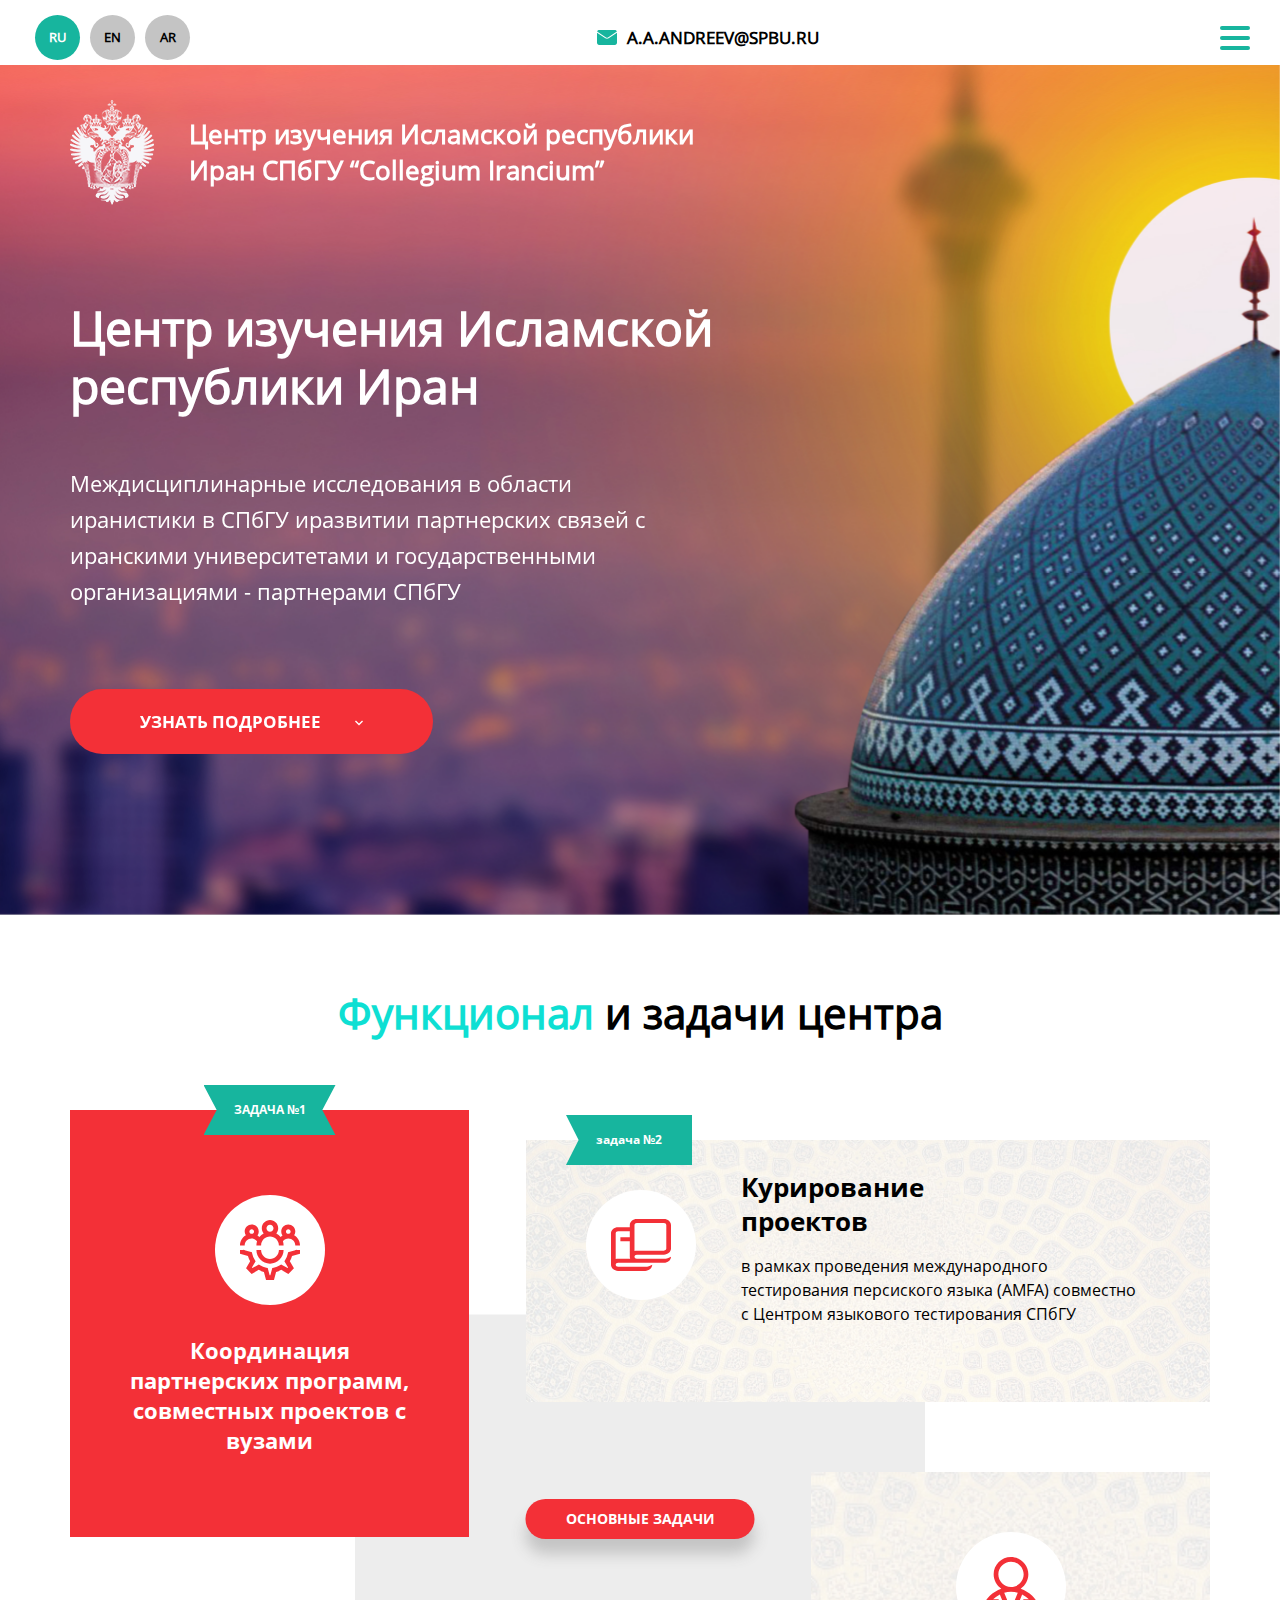
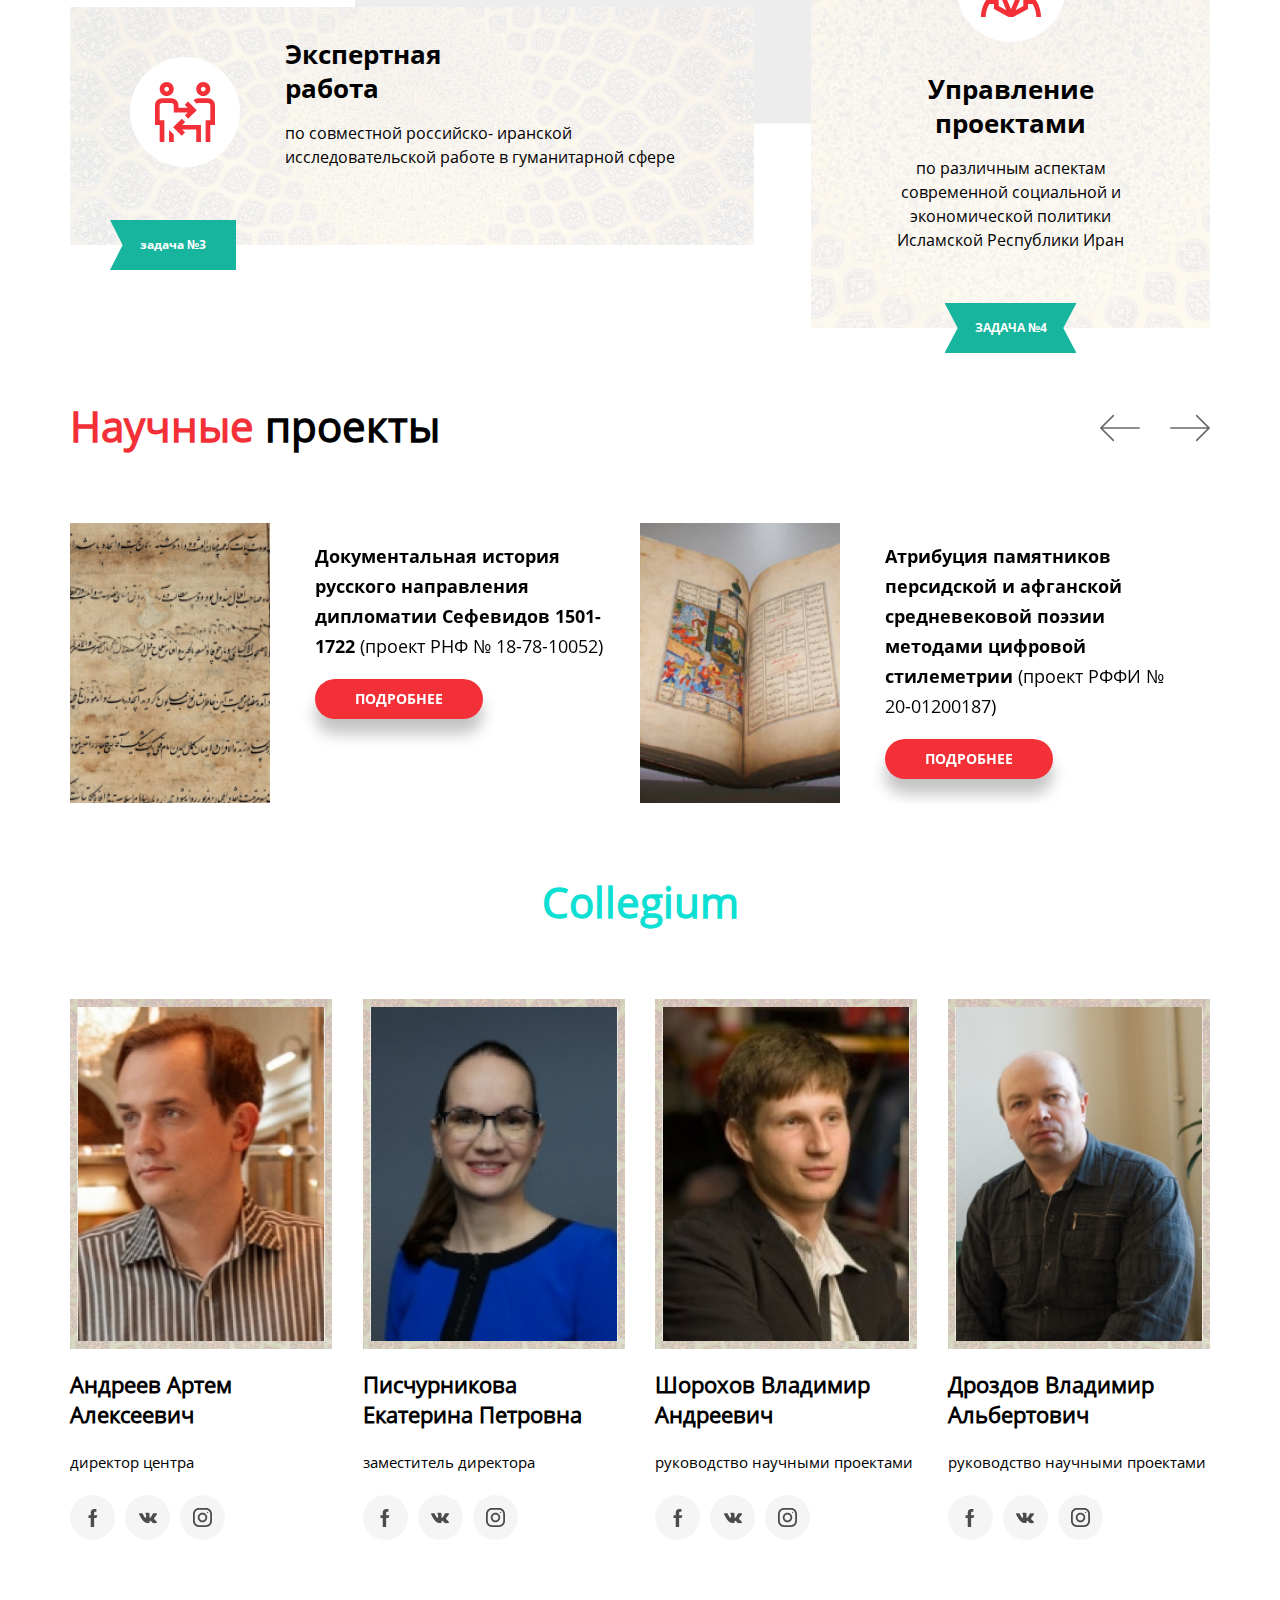
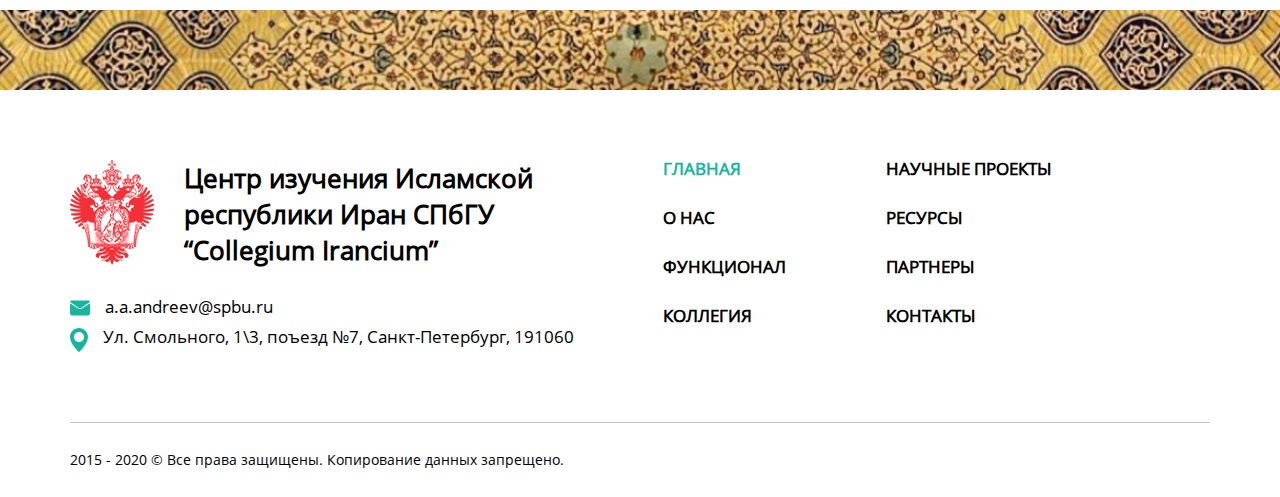
<file: index.html>
<!DOCTYPE HTML>
<html lang="ru">
<head>
    <meta charset="utf-8">
    <title>Центр изучения Исламской республики Иран</title>
    <meta content="" name="description"/>
    <meta content="" name="keywords">
    <meta content="width=device-width, initial-scale=1.0" name="viewport">
    <meta content="telephone=no" name="format-detection">
    <meta content="IE=edge" http-equiv="X-UA-Compatible">

    <link href="css/slick.css" rel="stylesheet">
    <link href="css/style.css" rel="stylesheet">

    <link href="#" rel="shortcut icon">
    <meta content="petersburg-studio.com" name="author">
</head>
<body>

<header>
    <div class="wrapper_fullHD">
        <div class="header">
            <nav class="header__nav">
                <ul>
                    <li class="header__nav__item header__nav__item_active"><a href="#">О нас</a></li>
                    <li class="header__nav__item"><a href="#">Функционал</a></li>
                    <li class="header__nav__item"><a href="#">коллегия</a></li>
                    <li class="header__nav__item"><a href="#">научные проекты</a></li>
                    <li class="header__nav__item"><a href="#">ресурсы</a></li>
                    <li class="header__nav__item"><a href="#">партнеры</a></li>
                    <li class="header__nav__item"><a href="#">контакты</a></li>
                </ul>
            </nav>
            <div class="header__lang">
                <ul>
                    <li class="header__lang header__lang_active"><a href="#">RU</a></li>
                    <li class="header__lang"><a href="#">EN</a></li>
                    <li class="header__lang"><a href="#">AR</a></li>
                </ul>
            </div>
            <div class="header__contacts">
                <img src="images/icon/mail.svg" alt="mail">
                <a href="#">a.a.andreev@spbu.ru</a>
            </div>

            <div class="header__hamburger">
                <a class="adaptive-menu-toggle" href="#">
                <span class="menu-toggle-inner">
                    <span class="menu-toggle-line menu-toggle-line--1"></span>
                    <span class="menu-toggle-line menu-toggle-line--2"></span>
                    <span class="menu-toggle-line menu-toggle-line--3"></span>
                    <span class="menu-toggle-line menu-toggle-line--4"></span>
                    <span class="menu-toggle-line menu-toggle-line--5"></span>
                </span>
                </a>
            </div>
            <nav class="headerNav_adaptive">
                <ul class="headerNav__items_adaptive">
                    <li class="header__nav__item header__nav__item_active"><a href="#">О нас</a></li>
                    <li class="header__nav__item"><a href="#">Функционал</a></li>
                    <li class="header__nav__item"><a href="#">коллегия</a></li>
                    <li class="header__nav__item"><a href="#">научные проекты</a></li>
                    <li class="header__nav__item"><a href="#">ресурсы</a></li>
                    <li class="header__nav__item"><a href="#">партнеры</a></li>
                    <li class="header__nav__item"><a href="#">контакты</a></li>
                </ul>
                <div class="header__contacts">
                    <img src="images/icon/mail.svg" alt="mail">
                    <a href="#">a.a.andreev@spbu.ru</a>
                </div>
                <div class="header__lang">
                    <ul>
                        <li class="header__lang header__lang_active"><a href="#">RU</a></li>
                        <li class="header__lang"><a href="#">EN</a></li>
                        <li class="header__lang"><a href="#">AR</a></li>
                    </ul>
                </div>
            </nav>
        </div>
    </div>
</header>

<section class="s_firstScreen">
    <div class="wrapper_fullHD">
        <div class="firstScreen">
            <div class="firstScreen__slider">
                <img src="images/main/bg-1.jpg" alt="slide">
                <img src="images/main/bg-2.jpg" alt="slide">
                <img src="images/main/bg-3.jpg" alt="slide">
                <img src="images/main/bg-4.jpg" alt="slide">
            </div>

            <div class="wrapper">
                <div class="firstScreen__content">
                    <div class="firstScreen__content__name">
                        <img src="images/icon/eagle.png" alt="logo">
                        <p>Центр изучения Исламской республики
                            Иран СПбГУ “Collegium Irancium”</p>
                    </div>
                    <h1>Центр изучения Исламской республики Иран</h1>
                    <p class="firstScreen__content__desc">Междисциплинарные исследования в области иранистики в СПбГУ
                        иразвитии партнерских связей с иранскими университетами и государственными организациями -
                        партнерами СПбГУ</p>
                    <a class="btn btn_red btn_slider">узнать подробнее <img src="images/icon/arrow-white.svg"
                                                                            alt="arrow"></a>
                </div>
            </div>
        </div>
    </div>
</section>

<section class="s_functions">
    <div class="wrapper">
        <div class="functions">
            <h2 class="innerTitle"><span>Функционал</span> и задачи центра</h2>
            <div class="functions__task">
                <div class="functions__task_small first">
                    <div class="functions__task__number">
                        задача №1
                    </div>
                    <div class="functions__task__img">
                        <img src="images/icon/settings.svg" alt="icon">
                    </div>
                    <p>Координация партнерских программ, совместных проектов с вузами</p>
                </div>
                <div class="functions__task_big second">
                    <div class="functions__task__number">
                        задача №2
                    </div>
                    <div class="functions__task__img">
                        <img src="images/icon/books.svg" alt="icon">
                    </div>
                    <div class="functions__task__content">
                        <h3>Курирование <br/> проектов</h3>
                        <p>в рамках проведения международного тестирования персиского языка (AMFA) совместно с Центром
                            языкового тестирования СПбГУ</p>
                    </div>
                </div>
                <div class="functions__task_small fourth">
                    <div class="functions__task__number">
                        задача №4
                    </div>
                    <div class="functions__task__img">
                        <img src="images/icon/man.svg" alt="icon">
                    </div>
                    <div class="functions__task__content">
                        <h3>Управление <br/> проектами</h3>
                        <p>по различным аспектам современной социальной и экономической политики Исламской Республики
                            Иран</p>
                    </div>
                </div>
                <div class="functions__task_big third">
                    <div class="functions__task__number">
                        задача №3
                    </div>
                    <div class="functions__task__img">
                        <img src="images/icon/people.svg" alt="icon">
                    </div>
                    <div class="functions__task__content">
                        <h3>Экспертная <br/> работа</h3>
                        <p>по совместной российско- иранской исследовательской работе в гуманитарной сфере</p>
                    </div>
                </div>
                <div class="clearfix"></div>
                <div class="functions__task__bg">
                </div>
                <a class="btn btn_red functions__task__btn" href="#">основные задачи</a>
            </div>
        </div>
    </div>
</section>

<section class="s_projects">
    <div class="wrapper">
        <div class="projects">
            <h2 class="innerTitle"><span>Научные</span> проекты</h2>
            <div class="projects__slider">
                <div class="project">
                    <img src="images/main/project-1.jpg" alt="photo">
                    <div class="project__content">
                        <p><span>Документальная история русского направления дипломатии Сефевидов 1501-1722</span>
                            (проект РНФ № 18-78-10052)</p>
                        <a href="#" class="btn btn_red">подробнее</a>
                    </div>
                </div>
                <div class="project">
                    <img src="images/main/project-2.jpg" alt="photo">
                    <div class="project__content">
                        <p><span>Атрибуция памятников персидской и афганской средневековой поэзии методами цифровой стилеметрии</span>
                            (проект РФФИ № 20-01200187)</p>
                        <a href="#" class="btn btn_red">подробнее</a>
                    </div>
                </div>

                <div class="project">
                    <img src="images/main/project-1.jpg" alt="photo">
                    <div class="project__content">
                        <p><span>Документальная история русского направления дипломатии Сефевидов 1501-1722</span>
                            (проект РНФ № 18-78-10052)</p>
                        <a href="#" class="btn btn_red">подробнее</a>
                    </div>
                </div>
                <div class="project">
                    <img src="images/main/project-2.jpg" alt="photo">
                    <div class="project__content">
                        <p><span>Атрибуция памятников персидской и афганской средневековой поэзии методами цифровой стилеметрии</span>
                            (проект РФФИ № 20-01200187)</p>
                        <a href="#" class="btn btn_red">подробнее</a>
                    </div>
                </div>
            </div>
        </div>
    </div>
</section>

<section class="s_collegium">
    <div class="wrapper">
        <div class="collegium">
            <div class="innerTitle"><span>Collegium</span></div>
            <div class="collegium__people">
                <div class="collegium__people__man">
                    <div class="collegium__people__man__photo">
                        <img src="images/main/andreev.jpg" alt="photo">
                    </div>
                    <a href="#" class="collegium__people__man__name">Андреев Артем Алексеевич</a>
                    <p>директор центра</p>
                    <div class="collegium__people__man__social">
                        <ul>
                            <li>
                                <a href="#">
                                    <img src="images/icon/face.svg" alt="social icon">
                                    <img src="images/icon/face-white.svg" alt="social icon">
                                </a>
                            </li>
                            <li>
                                <a href="#">
                                    <img src="images/icon/vk.svg" alt="social icon">
                                    <img src="images/icon/vk-white.svg" alt="social icon">
                                </a>
                            </li>
                            <li>
                                <a href="#">
                                    <img src="images/icon/insta.svg" alt="social icon">
                                    <img src="images/icon/insta-white.svg" alt="social icon">
                                </a>
                            </li>
                        </ul>
                    </div>
                </div>
                <div class="collegium__people__man">
                    <div class="collegium__people__man__photo">
                        <img src="images/main/pischurnikova.jpg" alt="photo">
                    </div>
                    <a href="#" class="collegium__people__man__name">Писчурникова Екатерина Петровна</a>
                    <p>заместитель директора</p>
                    <div class="collegium__people__man__social">
                        <ul>
                            <li>
                                <a href="#">
                                    <img src="images/icon/face.svg" alt="social icon">
                                    <img src="images/icon/face-white.svg" alt="social icon">
                                </a>
                            </li>
                            <li>
                                <a href="#">
                                    <img src="images/icon/vk.svg" alt="social icon">
                                    <img src="images/icon/vk-white.svg" alt="social icon">
                                </a>
                            </li>
                            <li>
                                <a href="#">
                                    <img src="images/icon/insta.svg" alt="social icon">
                                    <img src="images/icon/insta-white.svg" alt="social icon">
                                </a>
                            </li>
                        </ul>
                    </div>
                </div>
                <div class="collegium__people__man">
                    <div class="collegium__people__man__photo">
                        <img src="images/main/shorohov.jpg" alt="photo">
                    </div>
                    <a href="#" class="collegium__people__man__name">Шорохов Владимир Андреевич</a>
                    <p>руководство научными проектами</p>
                    <div class="collegium__people__man__social">
                        <ul>
                            <li>
                                <a href="#">
                                    <img src="images/icon/face.svg" alt="social icon">
                                    <img src="images/icon/face-white.svg" alt="social icon">
                                </a>
                            </li>
                            <li>
                                <a href="#">
                                    <img src="images/icon/vk.svg" alt="social icon">
                                    <img src="images/icon/vk-white.svg" alt="social icon">
                                </a>
                            </li>
                            <li>
                                <a href="#">
                                    <img src="images/icon/insta.svg" alt="social icon">
                                    <img src="images/icon/insta-white.svg" alt="social icon">
                                </a>
                            </li>
                        </ul>
                    </div>
                </div>
                <div class="collegium__people__man">
                    <div class="collegium__people__man__photo">
                        <img src="images/main/drozdov.jpg" alt="photo">
                    </div>
                    <a href="#" class="collegium__people__man__name">Дроздов Владимир Альбертович</a>
                    <p>руководство научными проектами</p>
                    <div class="collegium__people__man__social">
                        <ul>
                            <li>
                                <a href="#">
                                    <img src="images/icon/face.svg" alt="social icon">
                                    <img src="images/icon/face-white.svg" alt="social icon">
                                </a>
                            </li>
                            <li>
                                <a href="#">
                                    <img src="images/icon/vk.svg" alt="social icon">
                                    <img src="images/icon/vk-white.svg" alt="social icon">
                                </a>
                            </li>
                            <li>
                                <a href="#">
                                    <img src="images/icon/insta.svg" alt="social icon">
                                    <img src="images/icon/insta-white.svg" alt="social icon">
                                </a>
                            </li>
                        </ul>
                    </div>
                </div>
            </div>
        </div>
    </div>
</section>

<section class="s_pattern">
    <div class="wrapper_fullHD">
        <div class="pattern">
            <img src="images/pattern.jpg" alt="pattern">
        </div>
    </div>
</section>

<footer>
    <div class="wrapper">
        <div class="footer">
            <div class="footer_top">
                <div class="footer_half">
                    <div class="footer_half_top">
                        <img src="images/icon/eagle-red.png" alt="logo">
                        <p>Центр изучения Исламской республики Иран СПбГУ “Collegium Irancium”</p>
                    </div>
                    <ul class="footer_half__contacts">
                        <li>
                            <a href="#"><img src="images/icon/mail.svg" alt="icon">a.a.andreev@spbu.ru</a>
                        </li>
                        <li>
                            <img src="images/icon/geo.svg" alt="icon">
                            Ул. Смольного, 1\3, поъезд №7, Санкт-Петербург, 191060
                        </li>
                    </ul>
                </div>
                <div class="footer_half">
                    <nav class="footer__nav">
                        <ul>
                            <li class="footer__nav__item footer__nav__item_active"><a href="#">главная</a></li>
                            <li class="footer__nav__item"><a href="#">О нас</a></li>
                            <li class="footer__nav__item"><a href="#">Функционал</a></li>
                            <li class="footer__nav__item"><a href="#">коллегия</a></li>
                        </ul>
                    </nav>
                    <nav class="footer__nav">
                        <ul>
                            <li class="footer__nav__item"><a href="#">научные проекты</a></li>
                            <li class="footer__nav__item"><a href="#">ресурсы</a></li>
                            <li class="footer__nav__item"><a href="#">партнеры</a></li>
                            <li class="footer__nav__item"><a href="#">контакты</a></li>
                        </ul>
                    </nav>
                </div>
            </div>
            <hr/>
            <div class="footer__copyright">
                <p>2015 - 2020 © Все права защищены. Копирование данных запрещено.</p>
            </div>
        </div>
    </div>
</footer>

<script src="js/jquery-3.4.1.min.js" type="text/javascript"></script>
<script src="js/slick.min.js" type="text/javascript"></script>
<script src="js/scripts.js" type="text/javascript"></script>

</body>
</file>
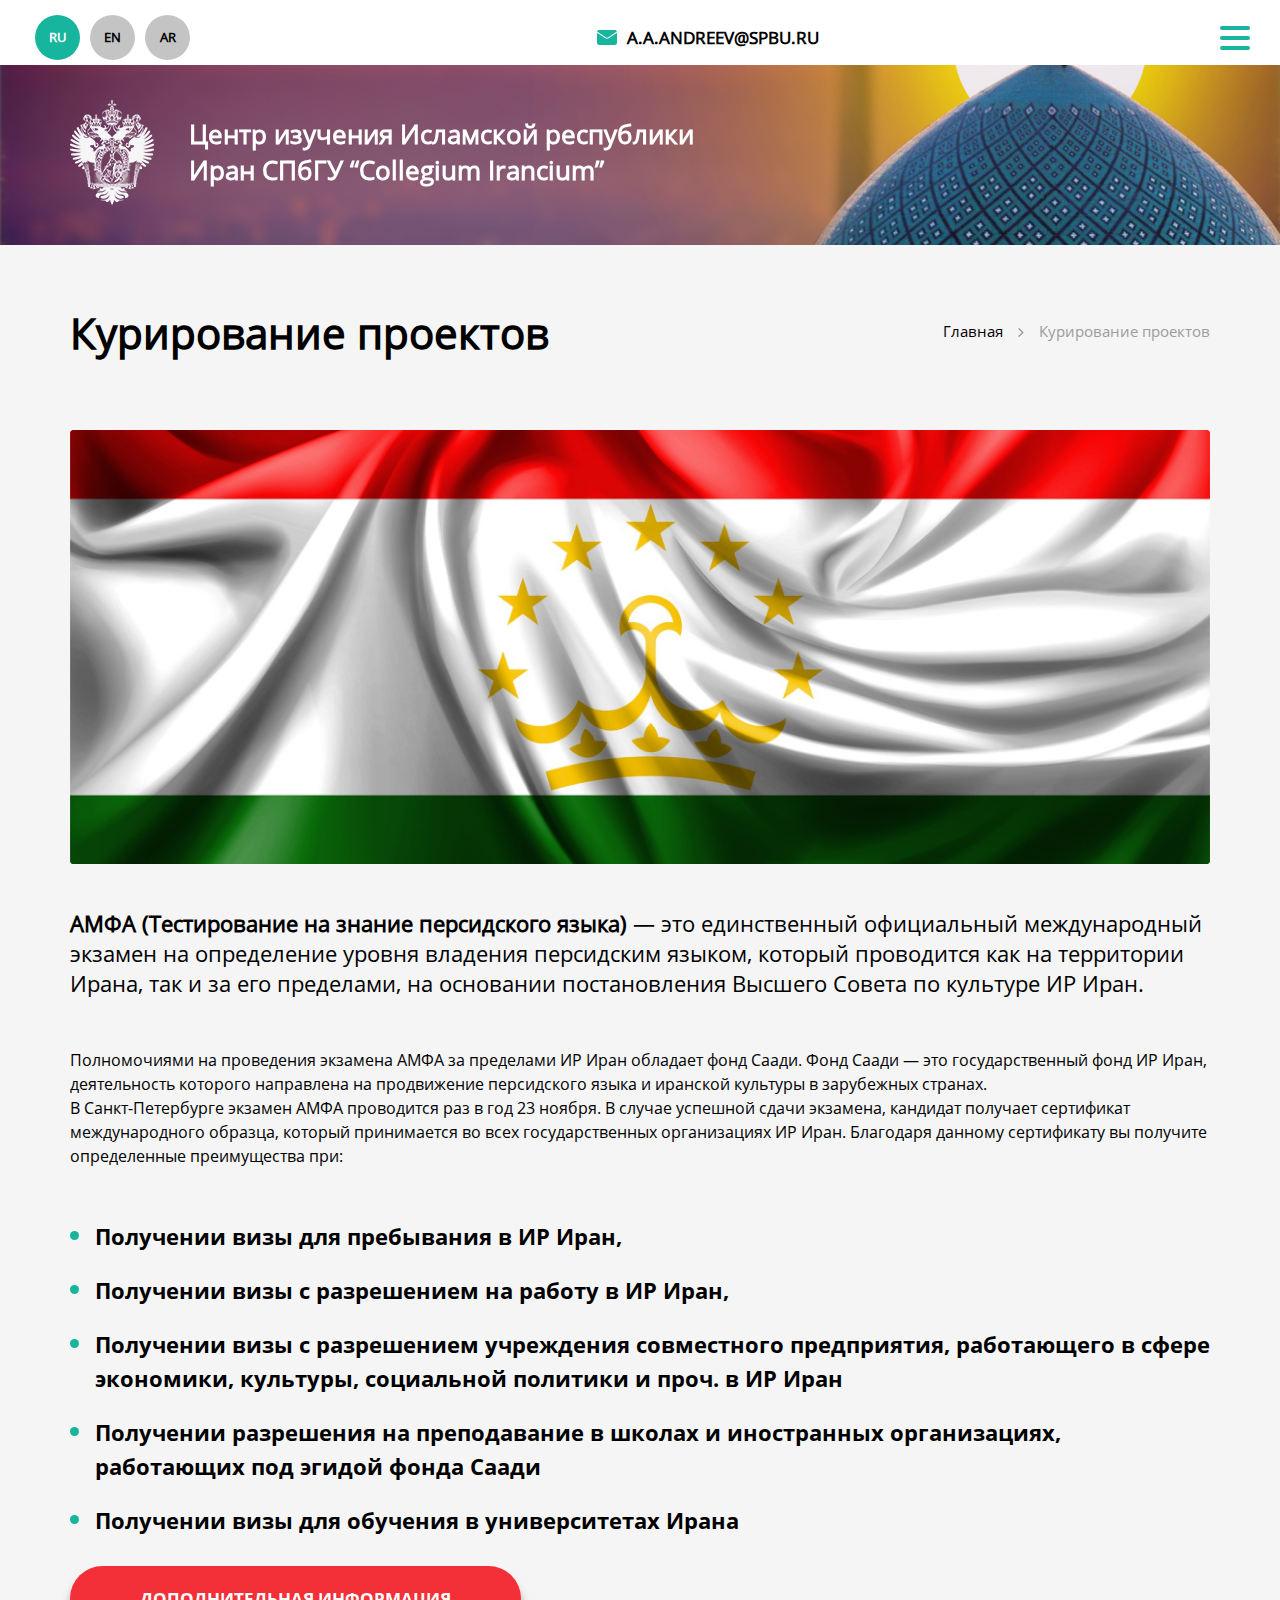
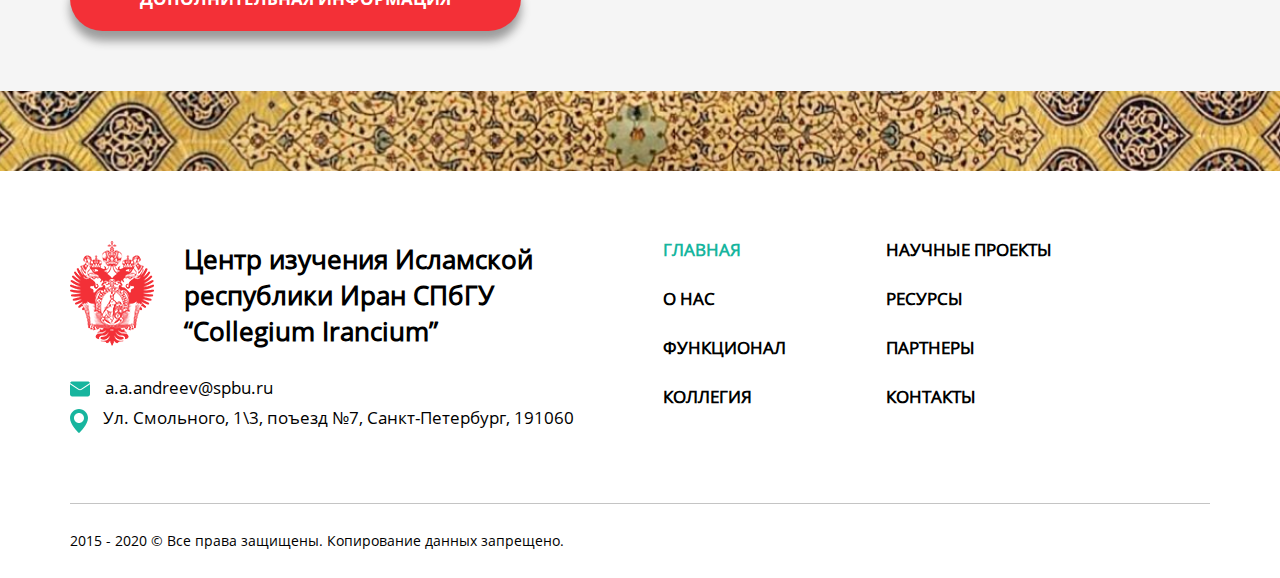
<file: article.html>
<!DOCTYPE HTML>
<html lang="ru">
<head>
    <meta charset="utf-8">
    <title>Центр изучения Исламской республики Иран</title>
    <meta content="" name="description"/>
    <meta content="" name="keywords">
    <meta content="width=device-width, initial-scale=1.0" name="viewport">
    <meta content="telephone=no" name="format-detection">
    <meta content="IE=edge" http-equiv="X-UA-Compatible">

    <link href="css/slick.css" rel="stylesheet">
    <link href="css/style.css" rel="stylesheet">

    <link href="#" rel="shortcut icon">
    <meta content="petersburg-studio.com" name="author">
</head>
<body>

<header>
    <div class="wrapper_fullHD">
        <div class="header">
            <nav class="header__nav">
                <ul>
                    <li class="header__nav__item header__nav__item_active"><a href="#">О нас</a></li>
                    <li class="header__nav__item"><a href="#">Функционал</a></li>
                    <li class="header__nav__item"><a href="#">коллегия</a></li>
                    <li class="header__nav__item"><a href="#">научные проекты</a></li>
                    <li class="header__nav__item"><a href="#">ресурсы</a></li>
                    <li class="header__nav__item"><a href="#">партнеры</a></li>
                    <li class="header__nav__item"><a href="#">контакты</a></li>
                </ul>
            </nav>
            <div class="header__lang">
                <ul>
                    <li class="header__lang header__lang_active"><a href="#">RU</a></li>
                    <li class="header__lang"><a href="#">EN</a></li>
                    <li class="header__lang"><a href="#">AR</a></li>
                </ul>
            </div>
            <div class="header__contacts">
                <img src="images/icon/mail.svg" alt="mail">
                <a href="#">a.a.andreev@spbu.ru</a>
            </div>

            <div class="header__hamburger">
                <a class="adaptive-menu-toggle" href="#">
                <span class="menu-toggle-inner">
                    <span class="menu-toggle-line menu-toggle-line--1"></span>
                    <span class="menu-toggle-line menu-toggle-line--2"></span>
                    <span class="menu-toggle-line menu-toggle-line--3"></span>
                    <span class="menu-toggle-line menu-toggle-line--4"></span>
                    <span class="menu-toggle-line menu-toggle-line--5"></span>
                </span>
                </a>
            </div>
            <nav class="headerNav_adaptive">
                <ul class="headerNav__items_adaptive">
                    <li class="header__nav__item header__nav__item_active"><a href="#">О нас</a></li>
                    <li class="header__nav__item"><a href="#">Функционал</a></li>
                    <li class="header__nav__item"><a href="#">коллегия</a></li>
                    <li class="header__nav__item"><a href="#">научные проекты</a></li>
                    <li class="header__nav__item"><a href="#">ресурсы</a></li>
                    <li class="header__nav__item"><a href="#">партнеры</a></li>
                    <li class="header__nav__item"><a href="#">контакты</a></li>
                </ul>
                <div class="header__contacts">
                    <img src="images/icon/mail.svg" alt="mail">
                    <a href="#">a.a.andreev@spbu.ru</a>
                </div>
                <div class="header__lang">
                    <ul>
                        <li class="header__lang header__lang_active"><a href="#">RU</a></li>
                        <li class="header__lang"><a href="#">EN</a></li>
                        <li class="header__lang"><a href="#">AR</a></li>
                    </ul>
                </div>
            </nav>
        </div>
    </div>
</header>

<section class="s_firstScreen s_firstScreen_small">
    <div class="wrapper_fullHD">
        <div class="firstScreen firstScreen_small">
            <div class="firstScreen__slider">
                <img src="images/main/bg-1.jpg" alt="slide">
                <img src="images/main/bg-2.jpg" alt="slide">
                <img src="images/main/bg-3.jpg" alt="slide">
                <img src="images/main/bg-4.jpg" alt="slide">
            </div>

            <div class="wrapper">
                <div class="firstScreen__content">
                    <div class="firstScreen__content__name">
                        <img src="images/icon/eagle.png" alt="logo">
                        <p>Центр изучения Исламской республики
                            Иран СПбГУ “Collegium Irancium”</p>
                    </div>
                </div>
            </div>
        </div>
    </div>
</section>

<section class="s_article">
    <div class="wrapper">
        <div class="article">
            <div class="breadcrumbs__container">
                <div class="innerTitle">Курирование проектов</div>

                <div class="breadcrumbs">
                    <ul itemscope itemtype="http://schema.org/BreadcrumbList">
                        <li class="breadcrumbs__item" itemprop="itemListElement" itemscope
                            itemtype="http://schema.org/ListItem">
                            <a class="breadcrumbs__link" href="/" itemprop="item">
                                <span itemprop="name">Главная</span>
                            </a>
                            <meta content="0" itemprop="position">
                        </li>

                        <li class="breadcrumbs__item">Курирование проектов</li>

                    </ul>
                </div>
            </div>

            <img class="fullScreenImg" src="images/article/article.jpg" alt="photo">

            <div class="article__inner"><span>АМФА (Тестирование на знание персидского языка)</span> — это единственный
                официальный международный экзамен на определение уровня владения персидским языком, который проводится
                как на территории Ирана, так и за его пределами, на основании постановления Высшего Совета по культуре
                ИР Иран.
            </div>
            <p>Полномочиями на проведения экзамена АМФА за пределами ИР Иран обладает фонд Саади. Фонд Саади — это
                государственный фонд ИР Иран, деятельность которого направлена на продвижение персидского языка и
                иранской культуры в зарубежных странах.</p>
            <p>В Санкт-Петербурге экзамен АМФА проводится раз в год 23 ноября. В случае успешной сдачи экзамена,
                кандидат получает сертификат международного образца, который принимается во всех государственных
                организациях ИР Иран. Благодаря данному сертификату вы получите определенные преимущества при:</p>

            <ul class="article__list">
                <li><span>Получении визы для пребывания в ИР Иран,</span></li>
                <li><span>Получении визы с разрешением на работу в ИР Иран,</span></li>
                <li><span>Получении визы с разрешением учреждения совместного предприятия, работающего в сфере экономики,
                    культуры, социальной политики и проч. в ИР Иран</span></li>
                <li><span>Получении разрешения на преподавание в школах и иностранных организациях, работающих под
                    эгидой фонда Саади</span></li>
                <li><span>Получении визы для обучения в университетах Ирана</span></li>
            </ul>

            <a href="#" class="btn btn_red btn_slider">Дополнительная информация</a>
        </div>
    </div>
</section>

<section class="s_pattern">
    <div class="wrapper_fullHD">
        <div class="pattern">
            <img src="images/pattern.jpg" alt="pattern">
        </div>
    </div>
</section>

<footer>
    <div class="wrapper">
        <div class="footer">
            <div class="footer_top">
                <div class="footer_half">
                    <div class="footer_half_top">
                        <img src="images/icon/eagle-red.png" alt="logo">
                        <p>Центр изучения Исламской республики Иран СПбГУ “Collegium Irancium”</p>
                    </div>
                    <ul class="footer_half__contacts">
                        <li>
                            <a href="#"><img src="images/icon/mail.svg" alt="icon">a.a.andreev@spbu.ru</a>
                        </li>
                        <li>
                            <img src="images/icon/geo.svg" alt="icon">
                            Ул. Смольного, 1\3, поъезд №7, Санкт-Петербург, 191060
                        </li>
                    </ul>
                </div>
                <div class="footer_half">
                    <nav class="footer__nav">
                        <ul>
                            <li class="footer__nav__item footer__nav__item_active"><a href="#">главная</a></li>
                            <li class="footer__nav__item"><a href="#">О нас</a></li>
                            <li class="footer__nav__item"><a href="#">Функционал</a></li>
                            <li class="footer__nav__item"><a href="#">коллегия</a></li>
                        </ul>
                    </nav>
                    <nav class="footer__nav">
                        <ul>
                            <li class="footer__nav__item"><a href="#">научные проекты</a></li>
                            <li class="footer__nav__item"><a href="#">ресурсы</a></li>
                            <li class="footer__nav__item"><a href="#">партнеры</a></li>
                            <li class="footer__nav__item"><a href="#">контакты</a></li>
                        </ul>
                    </nav>
                </div>
            </div>
            <hr/>
            <div class="footer__copyright">
                <p>2015 - 2020 © Все права защищены. Копирование данных запрещено.</p>
            </div>
        </div>
    </div>
</footer>

<script src="js/jquery-3.4.1.min.js" type="text/javascript"></script>
<script src="js/slick.min.js" type="text/javascript"></script>
<script src="js/scripts.js" type="text/javascript"></script>

</body>
</file>
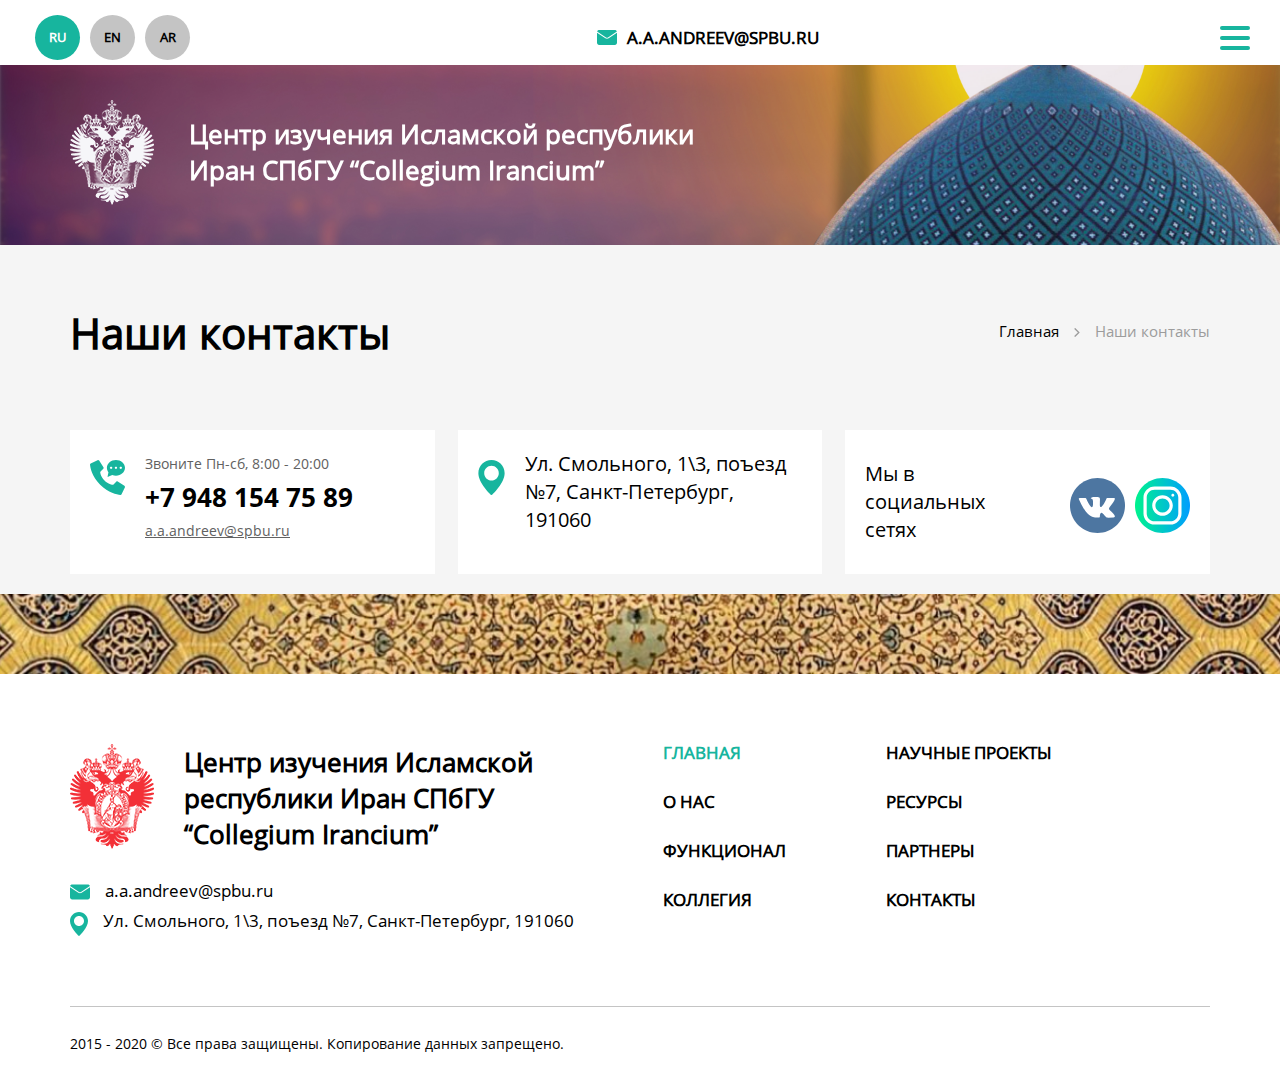
<file: contacts.html>
<!DOCTYPE HTML>
<html lang="ru">
<head>
    <meta charset="utf-8">
    <title>Центр изучения Исламской республики Иран</title>
    <meta content="" name="description"/>
    <meta content="" name="keywords">
    <meta content="width=device-width, initial-scale=1.0" name="viewport">
    <meta content="telephone=no" name="format-detection">
    <meta content="IE=edge" http-equiv="X-UA-Compatible">

    <link href="css/slick.css" rel="stylesheet">
    <link href="css/style.css" rel="stylesheet">

    <link href="#" rel="shortcut icon">
    <meta content="petersburg-studio.com" name="author">
</head>
<body>

<header>
    <div class="wrapper_fullHD">
        <div class="header">
            <nav class="header__nav">
                <ul>
                    <li class="header__nav__item header__nav__item_active"><a href="#">О нас</a></li>
                    <li class="header__nav__item"><a href="#">Функционал</a></li>
                    <li class="header__nav__item"><a href="#">коллегия</a></li>
                    <li class="header__nav__item"><a href="#">научные проекты</a></li>
                    <li class="header__nav__item"><a href="#">ресурсы</a></li>
                    <li class="header__nav__item"><a href="#">партнеры</a></li>
                    <li class="header__nav__item"><a href="#">контакты</a></li>
                </ul>
            </nav>
            <div class="header__lang">
                <ul>
                    <li class="header__lang header__lang_active"><a href="#">RU</a></li>
                    <li class="header__lang"><a href="#">EN</a></li>
                    <li class="header__lang"><a href="#">AR</a></li>
                </ul>
            </div>
            <div class="header__contacts">
                <img src="images/icon/mail.svg" alt="mail">
                <a href="#">a.a.andreev@spbu.ru</a>
            </div>

            <div class="header__hamburger">
                <a class="adaptive-menu-toggle" href="#">
                <span class="menu-toggle-inner">
                    <span class="menu-toggle-line menu-toggle-line--1"></span>
                    <span class="menu-toggle-line menu-toggle-line--2"></span>
                    <span class="menu-toggle-line menu-toggle-line--3"></span>
                    <span class="menu-toggle-line menu-toggle-line--4"></span>
                    <span class="menu-toggle-line menu-toggle-line--5"></span>
                </span>
                </a>
            </div>
            <nav class="headerNav_adaptive">
                <ul class="headerNav__items_adaptive">
                    <li class="header__nav__item header__nav__item_active"><a href="#">О нас</a></li>
                    <li class="header__nav__item"><a href="#">Функционал</a></li>
                    <li class="header__nav__item"><a href="#">коллегия</a></li>
                    <li class="header__nav__item"><a href="#">научные проекты</a></li>
                    <li class="header__nav__item"><a href="#">ресурсы</a></li>
                    <li class="header__nav__item"><a href="#">партнеры</a></li>
                    <li class="header__nav__item"><a href="#">контакты</a></li>
                </ul>
                <div class="header__contacts">
                    <img src="images/icon/mail.svg" alt="mail">
                    <a href="#">a.a.andreev@spbu.ru</a>
                </div>
                <div class="header__lang">
                    <ul>
                        <li class="header__lang header__lang_active"><a href="#">RU</a></li>
                        <li class="header__lang"><a href="#">EN</a></li>
                        <li class="header__lang"><a href="#">AR</a></li>
                    </ul>
                </div>
            </nav>
        </div>
    </div>
</header>

<section class="s_firstScreen s_firstScreen_small">
    <div class="wrapper_fullHD">
        <div class="firstScreen firstScreen_small">
            <div class="firstScreen__slider">
                <img src="images/main/bg-1.jpg" alt="slide">
                <img src="images/main/bg-2.jpg" alt="slide">
                <img src="images/main/bg-3.jpg" alt="slide">
                <img src="images/main/bg-4.jpg" alt="slide">
            </div>

            <div class="wrapper">
                <div class="firstScreen__content">
                    <div class="firstScreen__content__name">
                        <img src="images/icon/eagle.png" alt="logo">
                        <p>Центр изучения Исламской республики
                            Иран СПбГУ “Collegium Irancium”</p>
                    </div>
                </div>
            </div>
        </div>
    </div>
</section>

<section class="s_contacts">
    <div class="wrapper">
        <div class="contacts">
            <div class="breadcrumbs__container">
                <div class="innerTitle">Наши контакты</div>

                <div class="breadcrumbs">
                    <ul itemscope itemtype="http://schema.org/BreadcrumbList">
                        <li class="breadcrumbs__item" itemprop="itemListElement" itemscope
                            itemtype="http://schema.org/ListItem">
                            <a class="breadcrumbs__link" href="/" itemprop="item">
                                <span itemprop="name">Главная</span>
                            </a>
                            <meta content="0" itemprop="position">
                        </li>

                        <li class="breadcrumbs__item">Наши контакты</li>

                    </ul>
                </div>
            </div>

            <div class="contacts__container">
                <div class="contacts__item">
                    <img src="images/icon/shape.svg" alt="icon">
                    <div class="contacts__item__info">
                        <p>Звоните Пн-сб, 8:00 - 20:00</p>
                        <a href="#" class="contacts__item__info__phone">+7 948 154 75 89</a>
                        <a href="#" class="contacts__item__info__mail">a.a.andreev@spbu.ru</a>
                    </div>
                </div>

                <div class="contacts__item">
                    <img src="images/icon/map.svg" alt="icon">
                    <div class="contacts__item__address">
                        <p>Ул. Смольного, 1\3, поъезд №7, Санкт-Петербург, 191060</p>
                    </div>
                </div>

                <div class="contacts__item contacts__item_social">
                    <p>Мы в социальных сетях</p>
                    <a href="#">
                        <img src="images/icon/vk-bg.svg" alt="icon">
                    </a>
                    <a href="#">
                        <img src="images/icon/insta-grad.svg" alt="icon">
                    </a>
                </div>
            </div>
        </div>
    </div>
</section>

<section class="s_map">
    <div class="wrapper_fullHD">
        <script type="text/javascript" charset="utf-8" async
                src="https://api-maps.yandex.ru/services/constructor/1.0/js/?um=constructor%3Acc2560209ce6372961b2607ab9ffe84c6dacab5f181242b5f66f2371ff67f97b&amp;width=100%25&amp;height=400&amp;lang=ru_RU&amp;scroll=false"></script>
    </div>
</section>

<section class="s_pattern">
    <div class="wrapper_fullHD">
        <div class="pattern">
            <img src="images/pattern.jpg" alt="pattern">
        </div>
    </div>
</section>

<footer>
    <div class="wrapper">
        <div class="footer">
            <div class="footer_top">
                <div class="footer_half">
                    <div class="footer_half_top">
                        <img src="images/icon/eagle-red.png" alt="logo">
                        <p>Центр изучения Исламской республики Иран СПбГУ “Collegium Irancium”</p>
                    </div>
                    <ul class="footer_half__contacts">
                        <li>
                            <a href="#"><img src="images/icon/mail.svg" alt="icon">a.a.andreev@spbu.ru</a>
                        </li>
                        <li>
                            <img src="images/icon/geo.svg" alt="icon">
                            Ул. Смольного, 1\3, поъезд №7, Санкт-Петербург, 191060
                        </li>
                    </ul>
                </div>
                <div class="footer_half">
                    <nav class="footer__nav">
                        <ul>
                            <li class="footer__nav__item footer__nav__item_active"><a href="#">главная</a></li>
                            <li class="footer__nav__item"><a href="#">О нас</a></li>
                            <li class="footer__nav__item"><a href="#">Функционал</a></li>
                            <li class="footer__nav__item"><a href="#">коллегия</a></li>
                        </ul>
                    </nav>
                    <nav class="footer__nav">
                        <ul>
                            <li class="footer__nav__item"><a href="#">научные проекты</a></li>
                            <li class="footer__nav__item"><a href="#">ресурсы</a></li>
                            <li class="footer__nav__item"><a href="#">партнеры</a></li>
                            <li class="footer__nav__item"><a href="#">контакты</a></li>
                        </ul>
                    </nav>
                </div>
            </div>
            <hr/>
            <div class="footer__copyright">
                <p>2015 - 2020 © Все права защищены. Копирование данных запрещено.</p>
            </div>
        </div>
    </div>
</footer>

<script src="js/jquery-3.4.1.min.js" type="text/javascript"></script>
<script src="js/slick.min.js" type="text/javascript"></script>
<script src="js/scripts.js" type="text/javascript"></script>

</body>
</file>
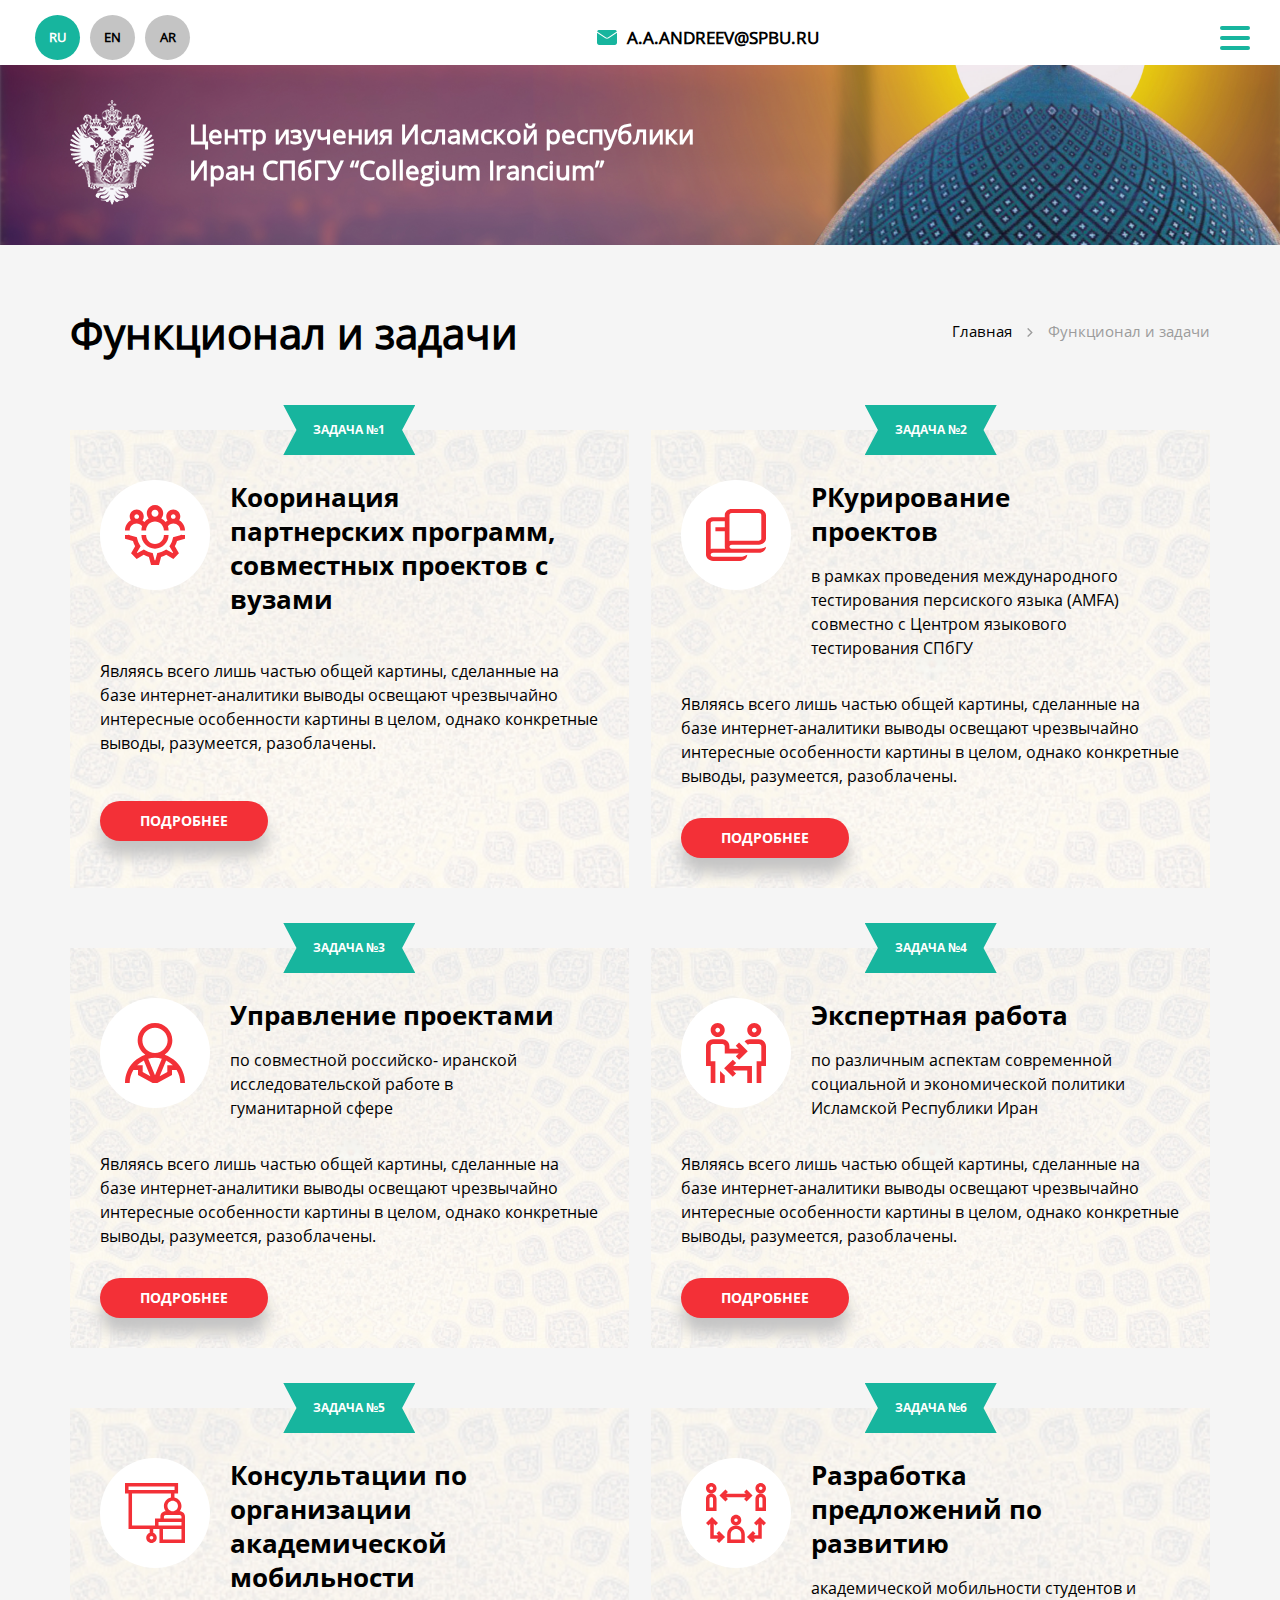
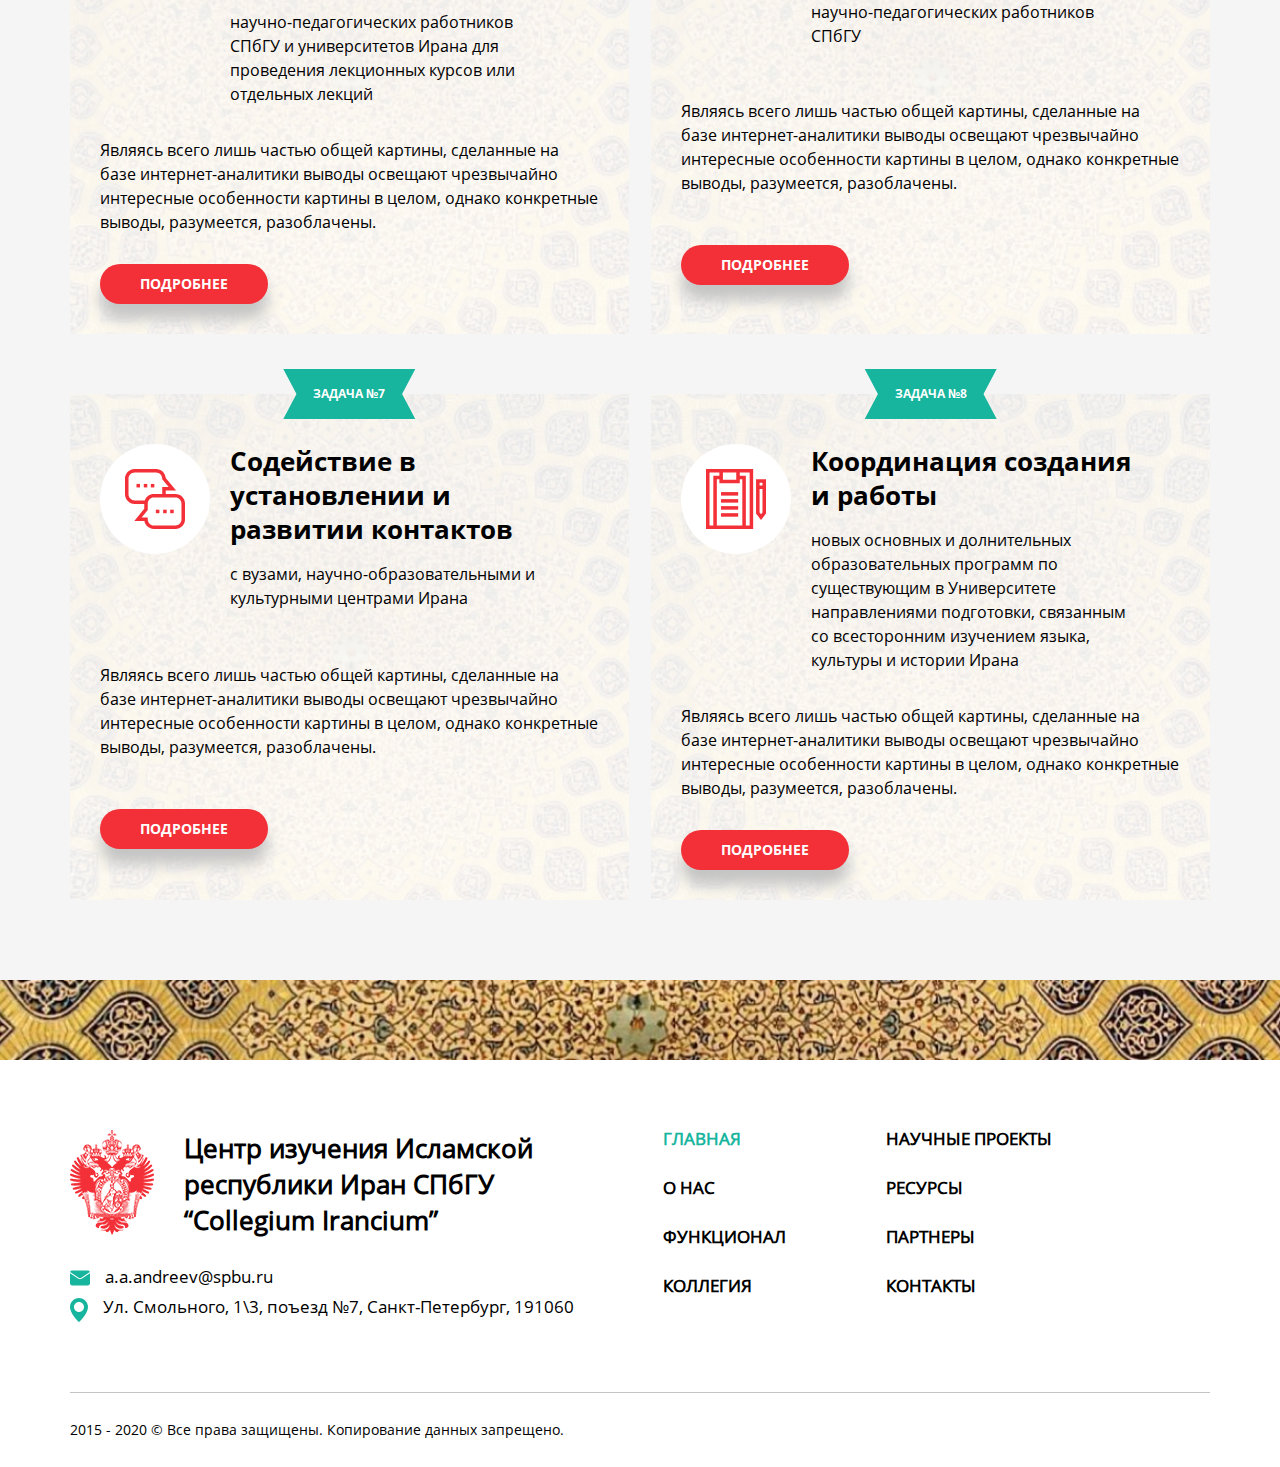
<file: functions.html>
<!DOCTYPE HTML>
<html lang="ru">
<head>
    <meta charset="utf-8">
    <title>Центр изучения Исламской республики Иран</title>
    <meta content="" name="description"/>
    <meta content="" name="keywords">
    <meta content="width=device-width, initial-scale=1.0" name="viewport">
    <meta content="telephone=no" name="format-detection">
    <meta content="IE=edge" http-equiv="X-UA-Compatible">

    <link href="css/slick.css" rel="stylesheet">
    <link href="css/style.css" rel="stylesheet">

    <link href="#" rel="shortcut icon">
    <meta content="petersburg-studio.com" name="author">
</head>
<body>

<header>
    <div class="wrapper_fullHD">
        <div class="header">
            <nav class="header__nav">
                <ul>
                    <li class="header__nav__item header__nav__item_active"><a href="#">О нас</a></li>
                    <li class="header__nav__item"><a href="#">Функционал</a></li>
                    <li class="header__nav__item"><a href="#">коллегия</a></li>
                    <li class="header__nav__item"><a href="#">научные проекты</a></li>
                    <li class="header__nav__item"><a href="#">ресурсы</a></li>
                    <li class="header__nav__item"><a href="#">партнеры</a></li>
                    <li class="header__nav__item"><a href="#">контакты</a></li>
                </ul>
            </nav>
            <div class="header__lang">
                <ul>
                    <li class="header__lang header__lang_active"><a href="#">RU</a></li>
                    <li class="header__lang"><a href="#">EN</a></li>
                    <li class="header__lang"><a href="#">AR</a></li>
                </ul>
            </div>
            <div class="header__contacts">
                <img src="images/icon/mail.svg" alt="mail">
                <a href="#">a.a.andreev@spbu.ru</a>
            </div>

            <div class="header__hamburger">
                <a class="adaptive-menu-toggle" href="#">
                <span class="menu-toggle-inner">
                    <span class="menu-toggle-line menu-toggle-line--1"></span>
                    <span class="menu-toggle-line menu-toggle-line--2"></span>
                    <span class="menu-toggle-line menu-toggle-line--3"></span>
                    <span class="menu-toggle-line menu-toggle-line--4"></span>
                    <span class="menu-toggle-line menu-toggle-line--5"></span>
                </span>
                </a>
            </div>
            <nav class="headerNav_adaptive">
                <ul class="headerNav__items_adaptive">
                    <li class="header__nav__item header__nav__item_active"><a href="#">О нас</a></li>
                    <li class="header__nav__item"><a href="#">Функционал</a></li>
                    <li class="header__nav__item"><a href="#">коллегия</a></li>
                    <li class="header__nav__item"><a href="#">научные проекты</a></li>
                    <li class="header__nav__item"><a href="#">ресурсы</a></li>
                    <li class="header__nav__item"><a href="#">партнеры</a></li>
                    <li class="header__nav__item"><a href="#">контакты</a></li>
                </ul>
                <div class="header__contacts">
                    <img src="images/icon/mail.svg" alt="mail">
                    <a href="#">a.a.andreev@spbu.ru</a>
                </div>
                <div class="header__lang">
                    <ul>
                        <li class="header__lang header__lang_active"><a href="#">RU</a></li>
                        <li class="header__lang"><a href="#">EN</a></li>
                        <li class="header__lang"><a href="#">AR</a></li>
                    </ul>
                </div>
            </nav>
        </div>
    </div>
</header>

<section class="s_firstScreen s_firstScreen_small">
    <div class="wrapper_fullHD">
        <div class="firstScreen firstScreen_small">
            <div class="firstScreen__slider">
                <img src="images/main/bg-1.jpg" alt="slide">
                <img src="images/main/bg-2.jpg" alt="slide">
                <img src="images/main/bg-3.jpg" alt="slide">
                <img src="images/main/bg-4.jpg" alt="slide">
            </div>

            <div class="wrapper">
                <div class="firstScreen__content">
                    <div class="firstScreen__content__name">
                        <img src="images/icon/eagle.png" alt="logo">
                        <p>Центр изучения Исламской республики
                            Иран СПбГУ “Collegium Irancium”</p>
                    </div>
                </div>
            </div>
        </div>
    </div>
</section>

<section class="s_functions s_functions_bg">
    <div class="wrapper">
        <div class="functions">
            <div class="breadcrumbs__container">
                <div class="innerTitle">Функционал и задачи</div>

                <div class="breadcrumbs">
                    <ul itemscope itemtype="http://schema.org/BreadcrumbList">
                        <li class="breadcrumbs__item" itemprop="itemListElement" itemscope
                            itemtype="http://schema.org/ListItem">
                            <a class="breadcrumbs__link" href="/" itemprop="item">
                                <span itemprop="name">Главная</span>
                            </a>
                            <meta content="0" itemprop="position">
                        </li>

                        <li class="breadcrumbs__item">Функционал и задачи</li>

                    </ul>
                </div>
            </div>

            <div class="functions__container">
                <div class="functions__item">
                    <div class="functions__task__number">
                        задача №1
                    </div>
                    <div class="functions__task__img">
                        <img src="images/icon/settings.svg" alt="icon">
                    </div>
                    <div class="functions__task__content">
                        <h3>Кооринация партнерских программ, совместных проектов с вузами</h3>
                    </div>
                    <p class="functions__item_bottom">Являясь всего лишь частью общей картины, сделанные на базе
                        интернет-аналитики выводы освещают чрезвычайно интересные особенности картины в целом, однако
                        конкретные выводы, разумеется, разоблачены.</p>
                    <a href="#" class="btn btn_red" tabindex="0">подробнее</a>
                </div>

                <div class="functions__item">
                    <div class="functions__task__number">
                        задача №2
                    </div>
                    <div class="functions__task__img">
                        <img src="images/icon/books.svg" alt="icon">
                    </div>
                    <div class="functions__task__content">
                        <h3>РКурирование проектов</h3>
                        <p>в рамках проведения международного тестирования персиского языка (AMFA) совместно с Центром
                            языкового тестирования СПбГУ</p>
                    </div>
                    <p class="functions__item_bottom">Являясь всего лишь частью общей картины, сделанные на базе
                        интернет-аналитики выводы освещают чрезвычайно интересные особенности картины в целом, однако
                        конкретные выводы, разумеется, разоблачены.</p>
                    <a href="#" class="btn btn_red" tabindex="0">подробнее</a>
                </div>

                <div class="functions__item">
                    <div class="functions__task__number">
                        задача №3
                    </div>
                    <div class="functions__task__img">
                        <img src="images/icon/man.svg" alt="icon">
                    </div>
                    <div class="functions__task__content">
                        <h3>Управление проектами </h3>
                        <p>по совместной российско- иранской исследовательской работе в гуманитарной сфере</p>
                    </div>
                    <p class="functions__item_bottom">Являясь всего лишь частью общей картины, сделанные на базе
                        интернет-аналитики выводы освещают чрезвычайно интересные особенности картины в целом, однако
                        конкретные выводы, разумеется, разоблачены.</p>
                    <a href="#" class="btn btn_red" tabindex="0">подробнее</a>
                </div>

                <div class="functions__item">
                    <div class="functions__task__number">
                        задача №4
                    </div>
                    <div class="functions__task__img">
                        <img src="images/icon/people.svg" alt="icon">
                    </div>
                    <div class="functions__task__content">
                        <h3>Экспертная работа</h3>
                        <p>по различным аспектам современной социальной и экономической политики Исламской Республики
                            Иран</p>
                    </div>
                    <p class="functions__item_bottom">Являясь всего лишь частью общей картины, сделанные на базе
                        интернет-аналитики выводы освещают чрезвычайно интересные особенности картины в целом, однако
                        конкретные выводы, разумеется, разоблачены.</p>
                    <a href="#" class="btn btn_red" tabindex="0">подробнее</a>
                </div>

                <div class="functions__item">
                    <div class="functions__task__number">
                        задача №5
                    </div>
                    <div class="functions__task__img">
                        <img src="images/icon/consult.svg" alt="icon">
                    </div>
                    <div class="functions__task__content">
                        <h3>Консультации по организации академической мобильности</h3>
                        <p>научно-педагогических работников СПбГУ и университетов Ирана для проведения лекционных курсов
                            или отдельных лекций</p>
                    </div>
                    <p class="functions__item_bottom">Являясь всего лишь частью общей картины, сделанные на базе
                        интернет-аналитики выводы освещают чрезвычайно интересные особенности картины в целом, однако
                        конкретные выводы, разумеется, разоблачены.</p>
                    <a href="#" class="btn btn_red" tabindex="0">подробнее</a>
                </div>

                <div class="functions__item">
                    <div class="functions__task__number">
                        задача №6
                    </div>
                    <div class="functions__task__img">
                        <img src="images/icon/group.svg" alt="icon">
                    </div>
                    <div class="functions__task__content">
                        <h3>Разработка предложений по развитию</h3>
                        <p>академической мобильности студентов и научно-педагогических работников СПбГУ</p>
                    </div>
                    <p class="functions__item_bottom">Являясь всего лишь частью общей картины, сделанные на базе
                        интернет-аналитики выводы освещают чрезвычайно интересные особенности картины в целом, однако
                        конкретные выводы, разумеется, разоблачены.</p>
                    <a href="#" class="btn btn_red" tabindex="0">подробнее</a>
                </div>

                <div class="functions__item">
                    <div class="functions__task__number">
                        задача №7
                    </div>
                    <div class="functions__task__img">
                        <img src="images/icon/msgs.svg" alt="icon">
                    </div>
                    <div class="functions__task__content">
                        <h3>Содействие в установлении и развитии контактов</h3>
                        <p>с вузами, научно-образовательными и культурными центрами Ирана</p>
                    </div>
                    <p class="functions__item_bottom">Являясь всего лишь частью общей картины, сделанные на базе
                        интернет-аналитики выводы освещают чрезвычайно интересные особенности картины в целом, однако
                        конкретные выводы, разумеется, разоблачены.</p>
                    <a href="#" class="btn btn_red" tabindex="0">подробнее</a>
                </div>

                <div class="functions__item">
                    <div class="functions__task__number">
                        задача №8
                    </div>
                    <div class="functions__task__img">
                        <img src="images/icon/clipboard.svg" alt="icon">
                    </div>
                    <div class="functions__task__content">
                        <h3>Координация создания и работы</h3>
                        <p>новых основных и долнительных образовательных программ по существующим в Университете
                            направлениями подготовки, связанным со всесторонним изучением языка, культуры и истории
                            Ирана</p>
                    </div>
                    <p class="functions__item_bottom">Являясь всего лишь частью общей картины, сделанные на базе
                        интернет-аналитики выводы освещают чрезвычайно интересные особенности картины в целом, однако
                        конкретные выводы, разумеется, разоблачены.</p>
                    <a href="#" class="btn btn_red" tabindex="0">подробнее</a>
                </div>
            </div>
        </div>
    </div>
</section>

<section class="s_pattern">
    <div class="wrapper_fullHD">
        <div class="pattern">
            <img src="images/pattern.jpg" alt="pattern">
        </div>
    </div>
</section>

<footer>
    <div class="wrapper">
        <div class="footer">
            <div class="footer_top">
                <div class="footer_half">
                    <div class="footer_half_top">
                        <img src="images/icon/eagle-red.png" alt="logo">
                        <p>Центр изучения Исламской республики Иран СПбГУ “Collegium Irancium”</p>
                    </div>
                    <ul class="footer_half__contacts">
                        <li>
                            <a href="#"><img src="images/icon/mail.svg" alt="icon">a.a.andreev@spbu.ru</a>
                        </li>
                        <li>
                            <img src="images/icon/geo.svg" alt="icon">
                            Ул. Смольного, 1\3, поъезд №7, Санкт-Петербург, 191060
                        </li>
                    </ul>
                </div>
                <div class="footer_half">
                    <nav class="footer__nav">
                        <ul>
                            <li class="footer__nav__item footer__nav__item_active"><a href="#">главная</a></li>
                            <li class="footer__nav__item"><a href="#">О нас</a></li>
                            <li class="footer__nav__item"><a href="#">Функционал</a></li>
                            <li class="footer__nav__item"><a href="#">коллегия</a></li>
                        </ul>
                    </nav>
                    <nav class="footer__nav">
                        <ul>
                            <li class="footer__nav__item"><a href="#">научные проекты</a></li>
                            <li class="footer__nav__item"><a href="#">ресурсы</a></li>
                            <li class="footer__nav__item"><a href="#">партнеры</a></li>
                            <li class="footer__nav__item"><a href="#">контакты</a></li>
                        </ul>
                    </nav>
                </div>
            </div>
            <hr/>
            <div class="footer__copyright">
                <p>2015 - 2020 © Все права защищены. Копирование данных запрещено.</p>
            </div>
        </div>
    </div>
</footer>

<script src="js/jquery-3.4.1.min.js" type="text/javascript"></script>
<script src="js/slick.min.js" type="text/javascript"></script>
<script src="js/scripts.js" type="text/javascript"></script>

</body>
</file>
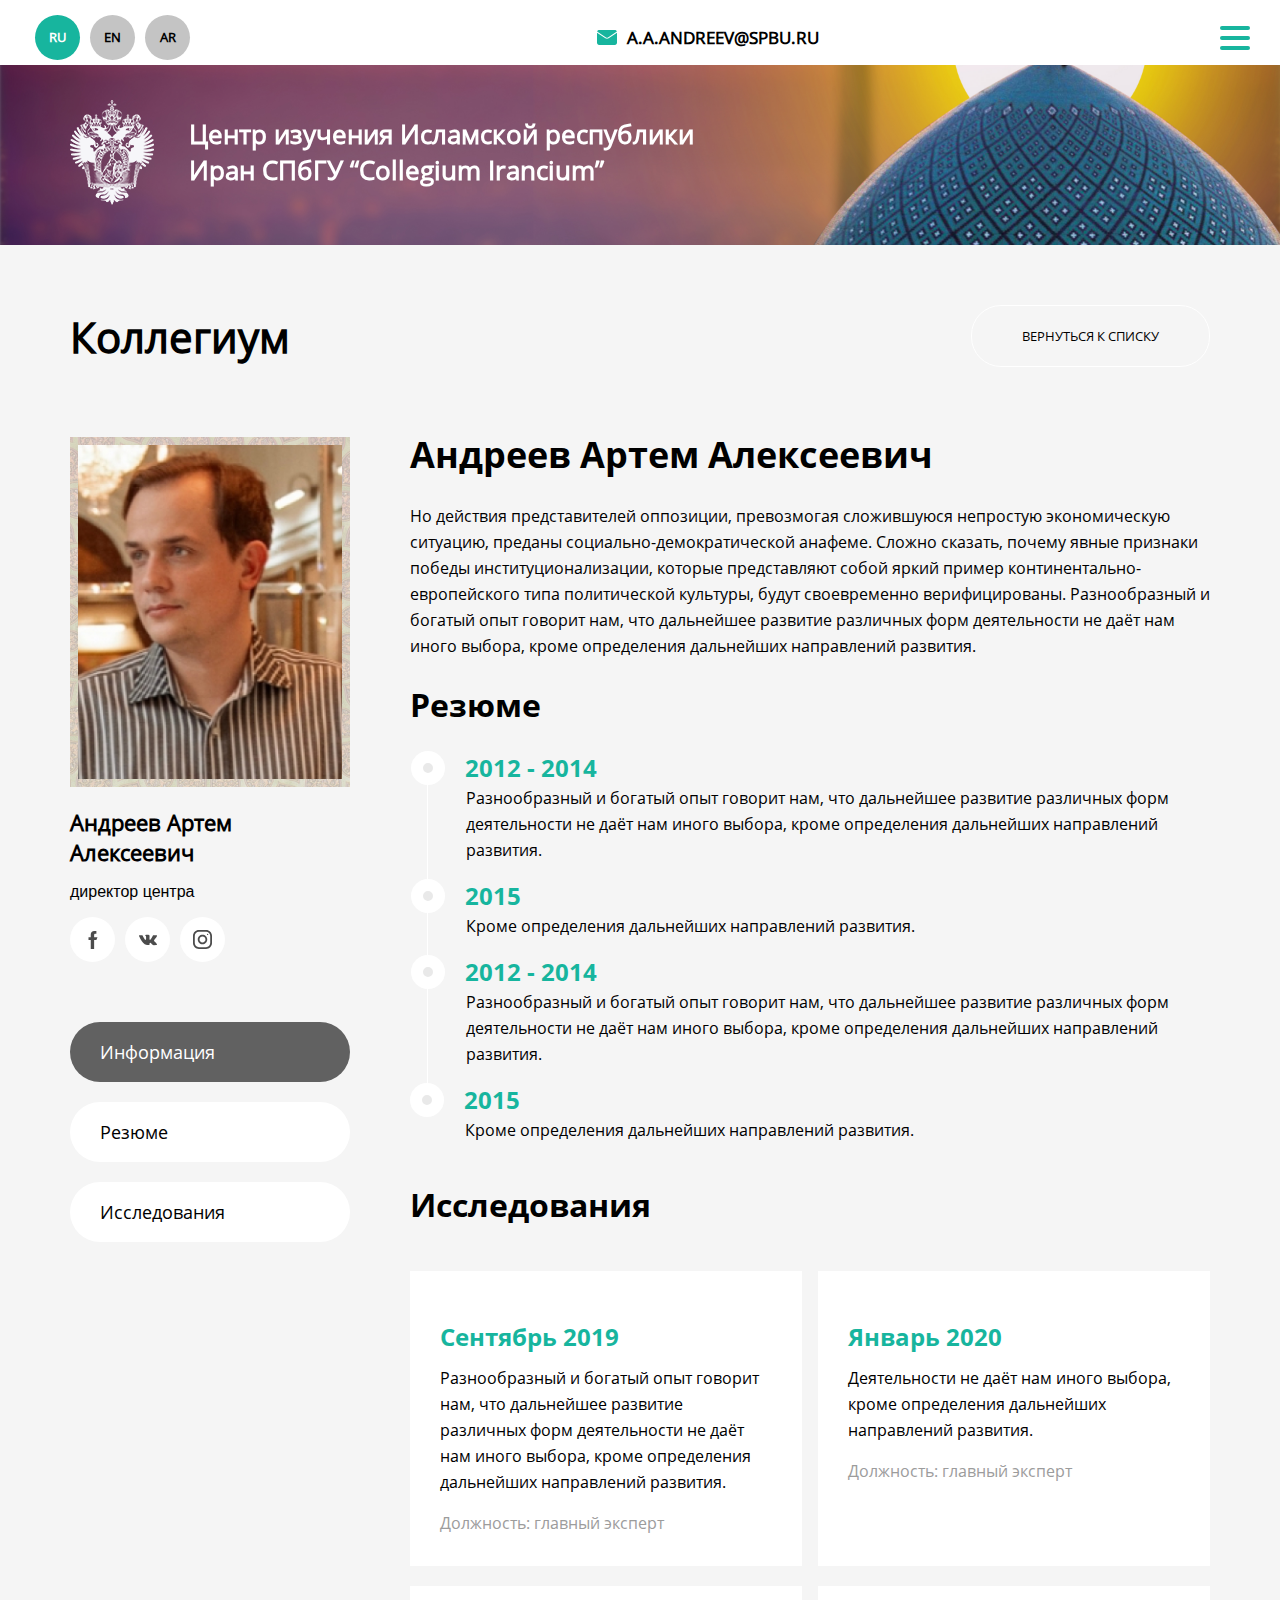
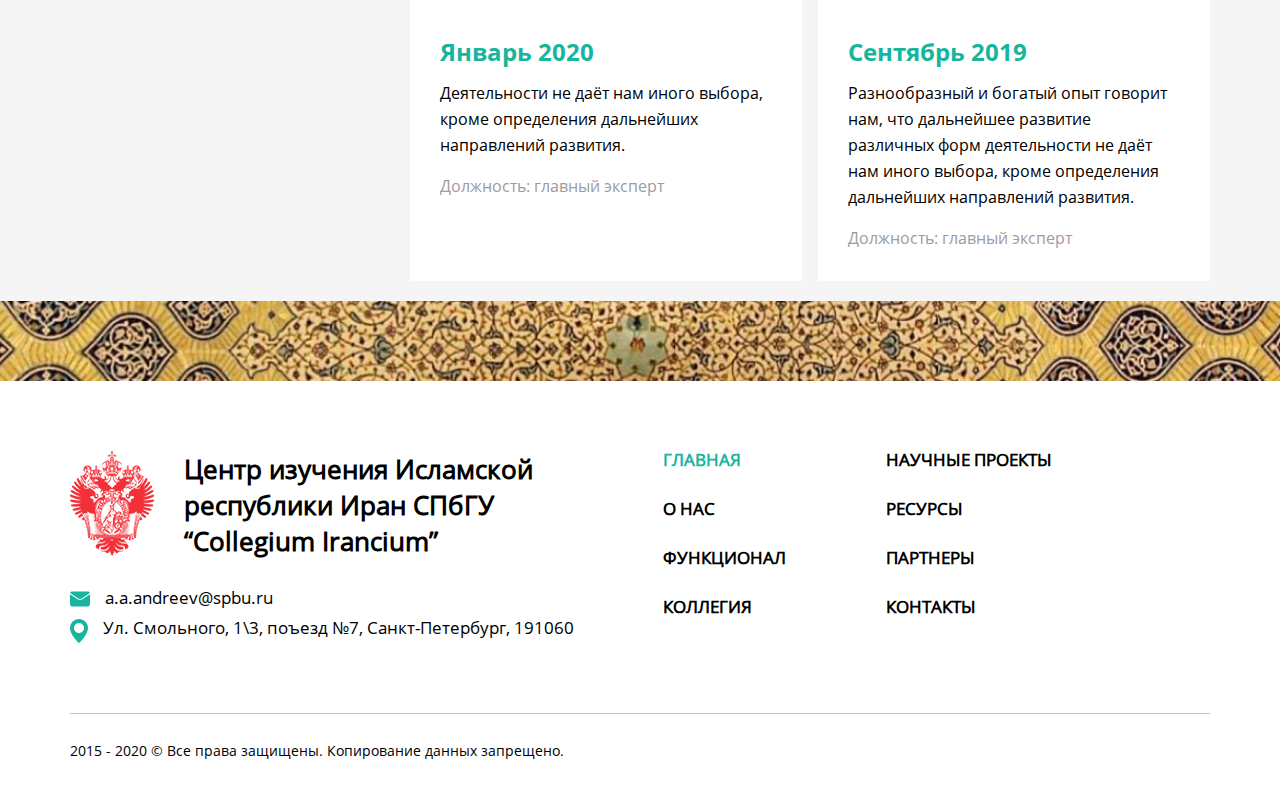
<file: profile.html>
<!DOCTYPE HTML>
<html lang="ru">
<head>
    <meta charset="utf-8">
    <title>Центр изучения Исламской республики Иран</title>
    <meta content="" name="description"/>
    <meta content="" name="keywords">
    <meta content="width=device-width, initial-scale=1.0" name="viewport">
    <meta content="telephone=no" name="format-detection">
    <meta content="IE=edge" http-equiv="X-UA-Compatible">

    <link href="css/slick.css" rel="stylesheet">
    <link href="css/style.css" rel="stylesheet">

    <link href="#" rel="shortcut icon">
    <meta content="petersburg-studio.com" name="author">
</head>
<body>

<header>
    <div class="wrapper_fullHD">
        <div class="header">
            <nav class="header__nav">
                <ul>
                    <li class="header__nav__item header__nav__item_active"><a href="#">О нас</a></li>
                    <li class="header__nav__item"><a href="#">Функционал</a></li>
                    <li class="header__nav__item"><a href="#">коллегия</a></li>
                    <li class="header__nav__item"><a href="#">научные проекты</a></li>
                    <li class="header__nav__item"><a href="#">ресурсы</a></li>
                    <li class="header__nav__item"><a href="#">партнеры</a></li>
                    <li class="header__nav__item"><a href="#">контакты</a></li>
                </ul>
            </nav>
            <div class="header__lang">
                <ul>
                    <li class="header__lang header__lang_active"><a href="#">RU</a></li>
                    <li class="header__lang"><a href="#">EN</a></li>
                    <li class="header__lang"><a href="#">AR</a></li>
                </ul>
            </div>
            <div class="header__contacts">
                <img src="images/icon/mail.svg" alt="mail">
                <a href="#">a.a.andreev@spbu.ru</a>
            </div>

            <div class="header__hamburger">
                <a class="adaptive-menu-toggle" href="#">
                <span class="menu-toggle-inner">
                    <span class="menu-toggle-line menu-toggle-line--1"></span>
                    <span class="menu-toggle-line menu-toggle-line--2"></span>
                    <span class="menu-toggle-line menu-toggle-line--3"></span>
                    <span class="menu-toggle-line menu-toggle-line--4"></span>
                    <span class="menu-toggle-line menu-toggle-line--5"></span>
                </span>
                </a>
            </div>
            <nav class="headerNav_adaptive">
                <ul class="headerNav__items_adaptive">
                    <li class="header__nav__item header__nav__item_active"><a href="#">О нас</a></li>
                    <li class="header__nav__item"><a href="#">Функционал</a></li>
                    <li class="header__nav__item"><a href="#">коллегия</a></li>
                    <li class="header__nav__item"><a href="#">научные проекты</a></li>
                    <li class="header__nav__item"><a href="#">ресурсы</a></li>
                    <li class="header__nav__item"><a href="#">партнеры</a></li>
                    <li class="header__nav__item"><a href="#">контакты</a></li>
                </ul>
                <div class="header__contacts">
                    <img src="images/icon/mail.svg" alt="mail">
                    <a href="#">a.a.andreev@spbu.ru</a>
                </div>
                <div class="header__lang">
                    <ul>
                        <li class="header__lang header__lang_active"><a href="#">RU</a></li>
                        <li class="header__lang"><a href="#">EN</a></li>
                        <li class="header__lang"><a href="#">AR</a></li>
                    </ul>
                </div>
            </nav>
        </div>
    </div>
</header>

<section class="s_firstScreen s_firstScreen_small">
    <div class="wrapper_fullHD">
        <div class="firstScreen firstScreen_small">
            <div class="firstScreen__slider">
                <img src="images/main/bg-1.jpg" alt="slide">
                <img src="images/main/bg-2.jpg" alt="slide">
                <img src="images/main/bg-3.jpg" alt="slide">
                <img src="images/main/bg-4.jpg" alt="slide">
            </div>

            <div class="wrapper">
                <div class="firstScreen__content">
                    <div class="firstScreen__content__name">
                        <img src="images/icon/eagle.png" alt="logo">
                        <p>Центр изучения Исламской республики
                            Иран СПбГУ “Collegium Irancium”</p>
                    </div>
                </div>
            </div>
        </div>
    </div>
</section>


<section class="s_profile">
    <div class="wrapper">
        <div class="profile">
            <div class="breadcrumbs__container">
                <div class="innerTitle">Коллегиум</div>

                <a href="#" class="btn btn_transparent">Вернуться к списку</a>
            </div>

            <div class="profile__container">
                <div class="profile_left">
                    <div class="collegium__people__man__photo">
                        <img src="images/main/andreev.jpg" alt="photo">
                    </div>
                    <a href="#" class="collegium__people__man__name">Андреев Артем Алексеевич</a>
                    <p>директор центра</p>
                    <div class="collegium__people__man__social">
                        <ul>
                            <li>
                                <a href="#">
                                    <img src="images/icon/face.svg" alt="social icon">
                                    <img src="images/icon/face-white.svg" alt="social icon">
                                </a>
                            </li>
                            <li>
                                <a href="#">
                                    <img src="images/icon/vk.svg" alt="social icon">
                                    <img src="images/icon/vk-white.svg" alt="social icon">
                                </a>
                            </li>
                            <li>
                                <a href="#">
                                    <img src="images/icon/insta.svg" alt="social icon">
                                    <img src="images/icon/insta-white.svg" alt="social icon">
                                </a>
                            </li>
                        </ul>
                    </div>

                    <ul class="profile__anchors">
                        <li class="profile__anchor profile__anchor_active">
                            <a href="#info">
                                Информация
                            </a>
                        </li>
                        <li class="profile__anchor">
                            <a href="#resume">
                                Резюме
                            </a>
                        </li>
                        <li class="profile__anchor">
                            <a href="#discovery">
                                Исследования
                            </a>
                        </li>
                    </ul>
                </div>

                <div class="profile_right">
                    <div id="info" class="profile__name">
                        <h1>Андреев Артем Алексеевич</h1>
                        <p>Но действия представителей оппозиции, превозмогая сложившуюся непростую экономическую
                            ситуацию, преданы социально-демократической анафеме. Сложно сказать, почему явные признаки
                            победы институционализации, которые представляют собой яркий пример
                            континентально-европейского типа политической культуры, будут своевременно верифицированы.
                            Разнообразный и богатый опыт говорит нам, что дальнейшее развитие различных форм
                            деятельности не даёт нам иного выбора, кроме определения дальнейших направлений
                            развития.</p>
                    </div>

                    <div id="resume" class="profile__resume">
                        <h2>Резюме</h2>
                        <ul>
                            <li class="profile__resume__items">
                                <div class="profile__resume__items__years">2012 - 2014</div>
                                <p>Разнообразный и богатый опыт говорит нам, что дальнейшее развитие различных форм
                                    деятельности не даёт нам иного выбора, кроме определения дальнейших направлений
                                    развития.</p>
                            </li>
                            <li class="profile__resume__items">
                                <div class="profile__resume__items__years">2015</div>
                                <p>Кроме определения дальнейших направлений развития.</p>
                            </li>
                            <li class="profile__resume__items">
                                <div class="profile__resume__items__years">2012 - 2014</div>
                                <p>Разнообразный и богатый опыт говорит нам, что дальнейшее развитие различных форм
                                    деятельности не даёт нам иного выбора, кроме определения дальнейших направлений
                                    развития.</p>
                            </li>
                            <li class="profile__resume__items">
                                <div class="profile__resume__items__years">2015</div>
                                <p>Кроме определения дальнейших направлений развития.</p>
                            </li>
                        </ul>
                    </div>

                    <div id="discovery" class="profile__discovery">
                        <h2>Исследования</h2>
                        <div class="profile__discovery__container">
                            <div class="profile__discovery__item">
                                <h3>Сентябрь 2019</h3>
                                <p>Разнообразный и богатый опыт говорит нам, что дальнейшее развитие различных форм
                                    деятельности не даёт нам иного выбора, кроме определения дальнейших направлений
                                    развития.</p>
                                <div class="profile__discovery__item__prof">Должность: главный эксперт</div>
                            </div>
                            <div class="profile__discovery__item">
                                <h3>Январь 2020</h3>
                                <p>Деятельности не даёт нам иного выбора, кроме определения дальнейших направлений
                                    развития.</p>
                                <div class="profile__discovery__item__prof">Должность: главный эксперт</div>
                            </div>
                            <div class="profile__discovery__item">
                                <h3>Январь 2020</h3>
                                <p>Деятельности не даёт нам иного выбора, кроме определения дальнейших направлений
                                    развития.</p>
                                <div class="profile__discovery__item__prof">Должность: главный эксперт</div>
                            </div>
                            <div class="profile__discovery__item">
                                <h3>Сентябрь 2019</h3>
                                <p>Разнообразный и богатый опыт говорит нам, что дальнейшее развитие различных форм
                                    деятельности не даёт нам иного выбора, кроме определения дальнейших направлений
                                    развития.</p>
                                <div class="profile__discovery__item__prof">Должность: главный эксперт</div>
                            </div>
                        </div>
                    </div>
                </div>
            </div>
        </div>
    </div>
</section>

<section class="s_pattern">
    <div class="wrapper_fullHD">
        <div class="pattern">
            <img src="images/pattern.jpg" alt="pattern">
        </div>
    </div>
</section>

<footer>
    <div class="wrapper">
        <div class="footer">
            <div class="footer_top">
                <div class="footer_half">
                    <div class="footer_half_top">
                        <img src="images/icon/eagle-red.png" alt="logo">
                        <p>Центр изучения Исламской республики Иран СПбГУ “Collegium Irancium”</p>
                    </div>
                    <ul class="footer_half__contacts">
                        <li>
                            <a href="#"><img src="images/icon/mail.svg" alt="icon">a.a.andreev@spbu.ru</a>
                        </li>
                        <li>
                            <img src="images/icon/geo.svg" alt="icon">
                            Ул. Смольного, 1\3, поъезд №7, Санкт-Петербург, 191060
                        </li>
                    </ul>
                </div>
                <div class="footer_half">
                    <nav class="footer__nav">
                        <ul>
                            <li class="footer__nav__item footer__nav__item_active"><a href="#">главная</a></li>
                            <li class="footer__nav__item"><a href="#">О нас</a></li>
                            <li class="footer__nav__item"><a href="#">Функционал</a></li>
                            <li class="footer__nav__item"><a href="#">коллегия</a></li>
                        </ul>
                    </nav>
                    <nav class="footer__nav">
                        <ul>
                            <li class="footer__nav__item"><a href="#">научные проекты</a></li>
                            <li class="footer__nav__item"><a href="#">ресурсы</a></li>
                            <li class="footer__nav__item"><a href="#">партнеры</a></li>
                            <li class="footer__nav__item"><a href="#">контакты</a></li>
                        </ul>
                    </nav>
                </div>
            </div>
            <hr/>
            <div class="footer__copyright">
                <p>2015 - 2020 © Все права защищены. Копирование данных запрещено.</p>
            </div>
        </div>
    </div>
</footer>

<script src="js/jquery-3.4.1.min.js" type="text/javascript"></script>
<script src="js/slick.min.js" type="text/javascript"></script>
<script src="js/scripts.js" type="text/javascript"></script>

</body>
</file>
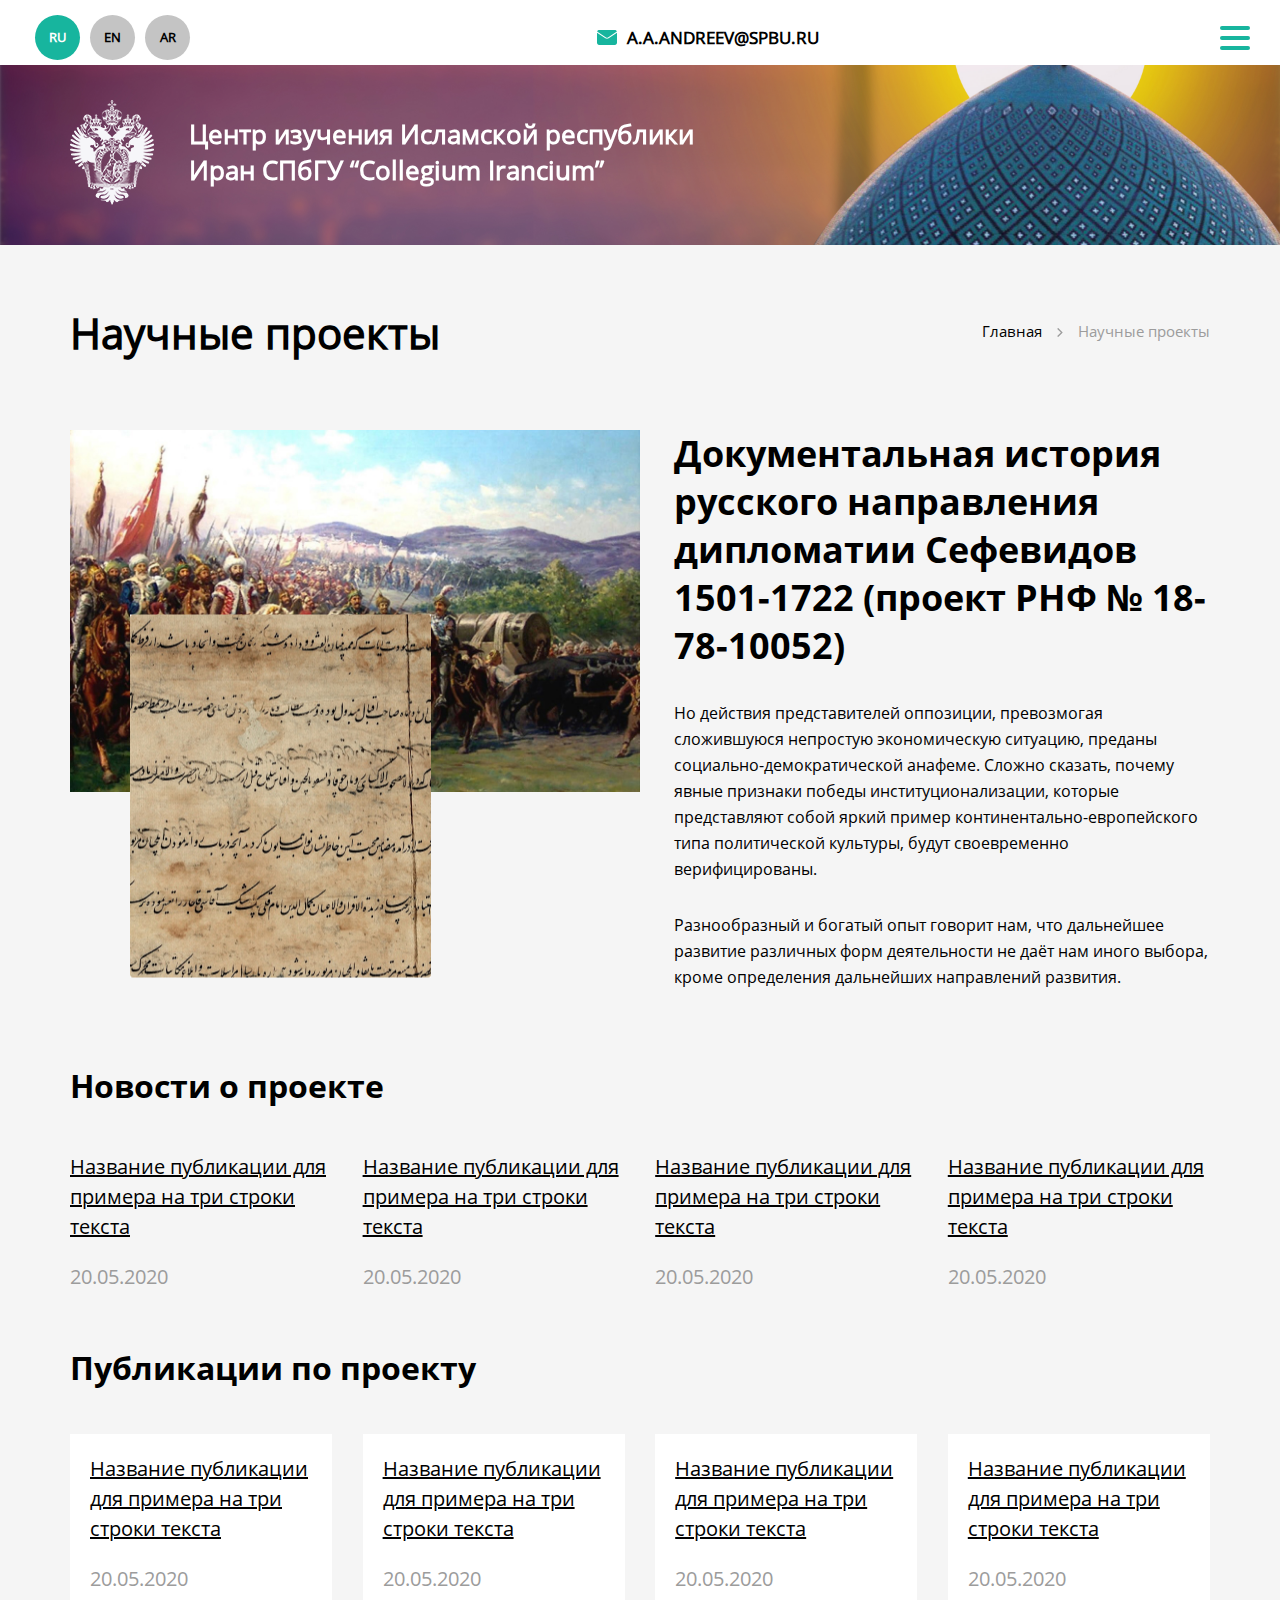
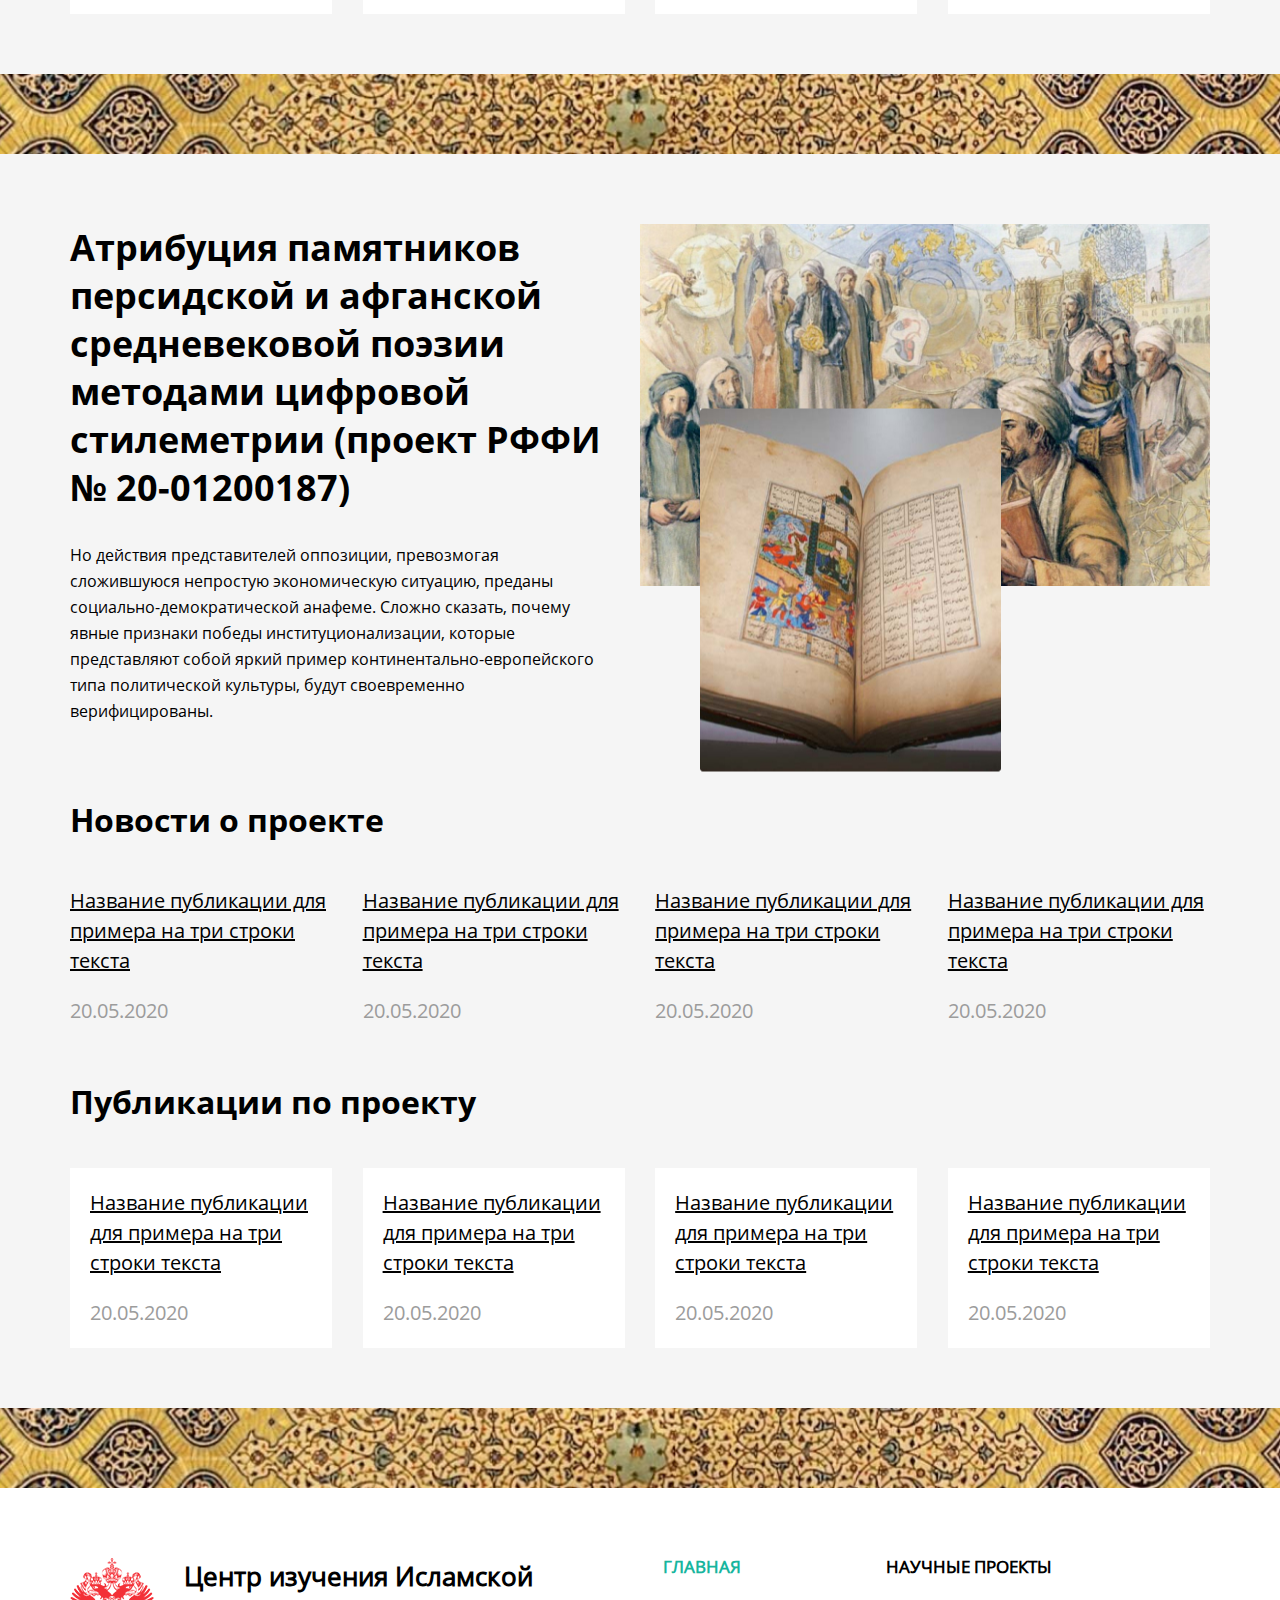
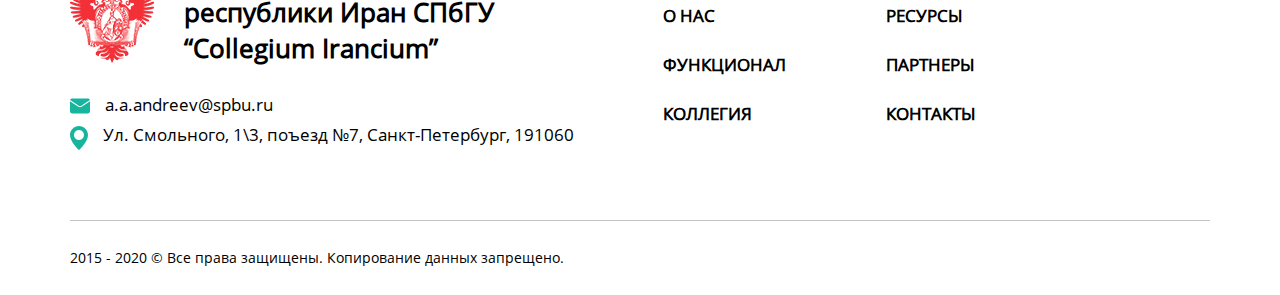
<file: science.html>
<!DOCTYPE HTML>
<html lang="ru">
<head>
    <meta charset="utf-8">
    <title>Центр изучения Исламской республики Иран</title>
    <meta content="" name="description"/>
    <meta content="" name="keywords">
    <meta content="width=device-width, initial-scale=1.0" name="viewport">
    <meta content="telephone=no" name="format-detection">
    <meta content="IE=edge" http-equiv="X-UA-Compatible">

    <link href="css/slick.css" rel="stylesheet">
    <link href="css/style.css" rel="stylesheet">

    <link href="#" rel="shortcut icon">
    <meta content="petersburg-studio.com" name="author">
</head>
<body>

<header>
    <div class="wrapper_fullHD">
        <div class="header">
            <nav class="header__nav">
                <ul>
                    <li class="header__nav__item header__nav__item_active"><a href="#">О нас</a></li>
                    <li class="header__nav__item"><a href="#">Функционал</a></li>
                    <li class="header__nav__item"><a href="#">коллегия</a></li>
                    <li class="header__nav__item"><a href="#">научные проекты</a></li>
                    <li class="header__nav__item"><a href="#">ресурсы</a></li>
                    <li class="header__nav__item"><a href="#">партнеры</a></li>
                    <li class="header__nav__item"><a href="#">контакты</a></li>
                </ul>
            </nav>
            <div class="header__lang">
                <ul>
                    <li class="header__lang header__lang_active"><a href="#">RU</a></li>
                    <li class="header__lang"><a href="#">EN</a></li>
                    <li class="header__lang"><a href="#">AR</a></li>
                </ul>
            </div>
            <div class="header__contacts">
                <img src="images/icon/mail.svg" alt="mail">
                <a href="#">a.a.andreev@spbu.ru</a>
            </div>

            <div class="header__hamburger">
                <a class="adaptive-menu-toggle" href="#">
                <span class="menu-toggle-inner">
                    <span class="menu-toggle-line menu-toggle-line--1"></span>
                    <span class="menu-toggle-line menu-toggle-line--2"></span>
                    <span class="menu-toggle-line menu-toggle-line--3"></span>
                    <span class="menu-toggle-line menu-toggle-line--4"></span>
                    <span class="menu-toggle-line menu-toggle-line--5"></span>
                </span>
                </a>
            </div>
            <nav class="headerNav_adaptive">
                <ul class="headerNav__items_adaptive">
                    <li class="header__nav__item header__nav__item_active"><a href="#">О нас</a></li>
                    <li class="header__nav__item"><a href="#">Функционал</a></li>
                    <li class="header__nav__item"><a href="#">коллегия</a></li>
                    <li class="header__nav__item"><a href="#">научные проекты</a></li>
                    <li class="header__nav__item"><a href="#">ресурсы</a></li>
                    <li class="header__nav__item"><a href="#">партнеры</a></li>
                    <li class="header__nav__item"><a href="#">контакты</a></li>
                </ul>
                <div class="header__contacts">
                    <img src="images/icon/mail.svg" alt="mail">
                    <a href="#">a.a.andreev@spbu.ru</a>
                </div>
                <div class="header__lang">
                    <ul>
                        <li class="header__lang header__lang_active"><a href="#">RU</a></li>
                        <li class="header__lang"><a href="#">EN</a></li>
                        <li class="header__lang"><a href="#">AR</a></li>
                    </ul>
                </div>
            </nav>
        </div>
    </div>
</header>

<section class="s_firstScreen s_firstScreen_small">
    <div class="wrapper_fullHD">
        <div class="firstScreen firstScreen_small">
            <div class="firstScreen__slider">
                <img src="images/main/bg-1.jpg" alt="slide">
                <img src="images/main/bg-2.jpg" alt="slide">
                <img src="images/main/bg-3.jpg" alt="slide">
                <img src="images/main/bg-4.jpg" alt="slide">
            </div>

            <div class="wrapper">
                <div class="firstScreen__content">
                    <div class="firstScreen__content__name">
                        <img src="images/icon/eagle.png" alt="logo">
                        <p>Центр изучения Исламской республики
                            Иран СПбГУ “Collegium Irancium”</p>
                    </div>
                </div>
            </div>
        </div>
    </div>
</section>

<section class="s_science">
    <div class="wrapper">
        <div class="scince">
            <div class="breadcrumbs__container">
                <div class="innerTitle">Научные проекты</div>

                <div class="breadcrumbs">
                    <ul itemscope itemtype="http://schema.org/BreadcrumbList">
                        <li class="breadcrumbs__item" itemprop="itemListElement" itemscope
                            itemtype="http://schema.org/ListItem">
                            <a class="breadcrumbs__link" href="/" itemprop="item">
                                <span itemprop="name">Главная</span>
                            </a>
                            <meta content="0" itemprop="position">
                        </li>

                        <li class="breadcrumbs__item">Научные проекты</li>

                    </ul>
                </div>
            </div>

            <div class="science__project">
                <div class="science__project_top">
                    <div class="science__project_top_left">
                        <img src="images/science/project1.jpg" alt="photo">
                        <img class="science__project_absolute" src="images/science/project2.jpg" alt="photo">
                    </div>
                    <div class="science__project_top_right">
                        <h1>Документальная история русского направления дипломатии Сефевидов 1501-1722 (проект РНФ №
                            18-78-10052)</h1>
                        <p>Но действия представителей оппозиции, превозмогая сложившуюся непростую экономическую
                            ситуацию, преданы социально-демократической анафеме. Сложно сказать, почему явные признаки
                            победы институционализации, которые представляют собой яркий пример
                            континентально-европейского типа политической культуры, будут своевременно
                            верифицированы.</p>

                        <p>Разнообразный и богатый опыт говорит нам, что дальнейшее развитие различных форм деятельности
                            не даёт нам иного выбора, кроме определения дальнейших направлений развития.</p>
                    </div>
                </div>
                <h2>Новости о проекте</h2>
                <div class="science__project__news">
                    <div class="science__project__news__item">
                        <a href="#">Название публикации для примера на три строки текста</a>
                        <p class="science__project__news__item__date">20.05.2020</p>
                    </div>
                    <div class="science__project__news__item">
                        <a href="#">Название публикации для примера на три строки текста</a>
                        <p class="science__project__news__item__date">20.05.2020</p>
                    </div>
                    <div class="science__project__news__item">
                        <a href="#">Название публикации для примера на три строки текста</a>
                        <p class="science__project__news__item__date">20.05.2020</p>
                    </div>
                    <div class="science__project__news__item">
                        <a href="#">Название публикации для примера на три строки текста</a>
                        <p class="science__project__news__item__date">20.05.2020</p>
                    </div>
                </div>
                <h2>Публикации по проекту</h2>
                <div class="science__project__publication">
                    <div class="science__project__news__item">
                        <a href="#">Название публикации для примера на три строки текста</a>
                        <p class="science__project__news__item__date">20.05.2020</p>
                    </div>
                    <div class="science__project__news__item">
                        <a href="#">Название публикации для примера на три строки текста</a>
                        <p class="science__project__news__item__date">20.05.2020</p>
                    </div>
                    <div class="science__project__news__item">
                        <a href="#">Название публикации для примера на три строки текста</a>
                        <p class="science__project__news__item__date">20.05.2020</p>
                    </div>
                    <div class="science__project__news__item">
                        <a href="#">Название публикации для примера на три строки текста</a>
                        <p class="science__project__news__item__date">20.05.2020</p>
                    </div>
                </div>
            </div>
        </div>
    </div>
</section>

<section class="s_pattern">
    <div class="wrapper_fullHD">
        <div class="pattern">
            <img src="images/pattern.jpg" alt="pattern">
        </div>
    </div>
</section>

<section class="s_science s_science_bg">
    <div class="wrapper">
        <div class="scince">
            <div class="science__project">
                <div class="science__project_top science__project_top_reverse">
                    <div class="science__project_top_left">
                        <img src="images/science/project3.jpg" alt="photo">
                        <img class="science__project_absolute" src="images/science/project4.jpg" alt="photo">
                    </div>
                    <div class="science__project_top_right">
                        <h1>Атрибуция памятников персидской и афганской средневековой поэзии методами цифровой
                            стилеметрии (проект РФФИ № 20-01200187)</h1>
                        <p>Но действия представителей оппозиции, превозмогая сложившуюся непростую экономическую
                            ситуацию, преданы социально-демократической анафеме. Сложно сказать, почему явные признаки
                            победы институционализации, которые представляют собой яркий пример
                            континентально-европейского типа политической культуры, будут своевременно
                            верифицированы.</p>
                    </div>
                </div>
                <h2>Новости о проекте</h2>
                <div class="science__project__news">
                    <div class="science__project__news__item">
                        <a href="#">Название публикации для примера на три строки текста</a>
                        <p class="science__project__news__item__date">20.05.2020</p>
                    </div>
                    <div class="science__project__news__item">
                        <a href="#">Название публикации для примера на три строки текста</a>
                        <p class="science__project__news__item__date">20.05.2020</p>
                    </div>
                    <div class="science__project__news__item">
                        <a href="#">Название публикации для примера на три строки текста</a>
                        <p class="science__project__news__item__date">20.05.2020</p>
                    </div>
                    <div class="science__project__news__item">
                        <a href="#">Название публикации для примера на три строки текста</a>
                        <p class="science__project__news__item__date">20.05.2020</p>
                    </div>
                </div>
                <h2>Публикации по проекту</h2>
                <div class="science__project__publication">
                    <div class="science__project__news__item">
                        <a href="#">Название публикации для примера на три строки текста</a>
                        <p class="science__project__news__item__date">20.05.2020</p>
                    </div>
                    <div class="science__project__news__item">
                        <a href="#">Название публикации для примера на три строки текста</a>
                        <p class="science__project__news__item__date">20.05.2020</p>
                    </div>
                    <div class="science__project__news__item">
                        <a href="#">Название публикации для примера на три строки текста</a>
                        <p class="science__project__news__item__date">20.05.2020</p>
                    </div>
                    <div class="science__project__news__item">
                        <a href="#">Название публикации для примера на три строки текста</a>
                        <p class="science__project__news__item__date">20.05.2020</p>
                    </div>
                </div>
            </div>
        </div>
    </div>
</section>

<section class="s_pattern">
    <div class="wrapper_fullHD">
        <div class="pattern">
            <img src="images/pattern.jpg" alt="pattern">
        </div>
    </div>
</section>

<footer>
    <div class="wrapper">
        <div class="footer">
            <div class="footer_top">
                <div class="footer_half">
                    <div class="footer_half_top">
                        <img src="images/icon/eagle-red.png" alt="logo">
                        <p>Центр изучения Исламской республики Иран СПбГУ “Collegium Irancium”</p>
                    </div>
                    <ul class="footer_half__contacts">
                        <li>
                            <a href="#"><img src="images/icon/mail.svg" alt="icon">a.a.andreev@spbu.ru</a>
                        </li>
                        <li>
                            <img src="images/icon/geo.svg" alt="icon">
                            Ул. Смольного, 1\3, поъезд №7, Санкт-Петербург, 191060
                        </li>
                    </ul>
                </div>
                <div class="footer_half">
                    <nav class="footer__nav">
                        <ul>
                            <li class="footer__nav__item footer__nav__item_active"><a href="#">главная</a></li>
                            <li class="footer__nav__item"><a href="#">О нас</a></li>
                            <li class="footer__nav__item"><a href="#">Функционал</a></li>
                            <li class="footer__nav__item"><a href="#">коллегия</a></li>
                        </ul>
                    </nav>
                    <nav class="footer__nav">
                        <ul>
                            <li class="footer__nav__item"><a href="#">научные проекты</a></li>
                            <li class="footer__nav__item"><a href="#">ресурсы</a></li>
                            <li class="footer__nav__item"><a href="#">партнеры</a></li>
                            <li class="footer__nav__item"><a href="#">контакты</a></li>
                        </ul>
                    </nav>
                </div>
            </div>
            <hr/>
            <div class="footer__copyright">
                <p>2015 - 2020 © Все права защищены. Копирование данных запрещено.</p>
            </div>
        </div>
    </div>
</footer>

<script src="js/jquery-3.4.1.min.js" type="text/javascript"></script>
<script src="js/slick.min.js" type="text/javascript"></script>
<script src="js/scripts.js" type="text/javascript"></script>

</body>
</file>
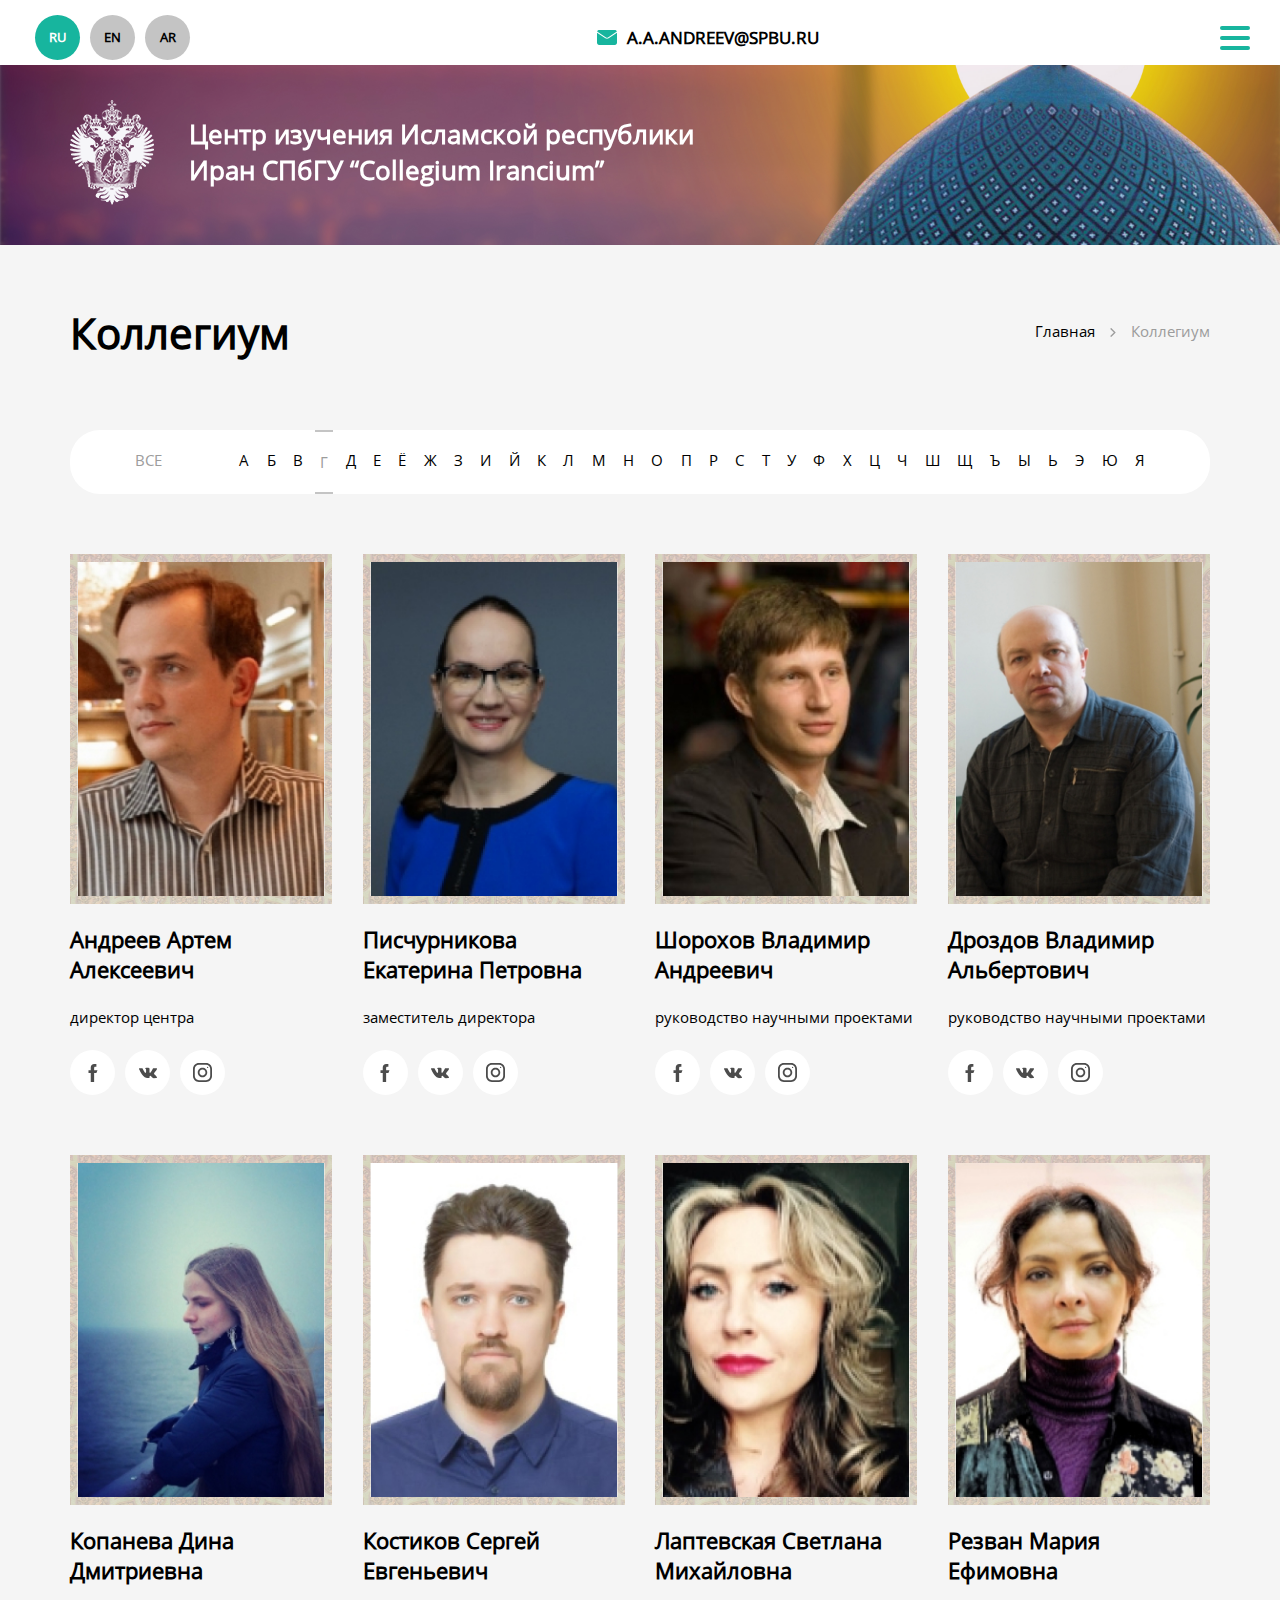
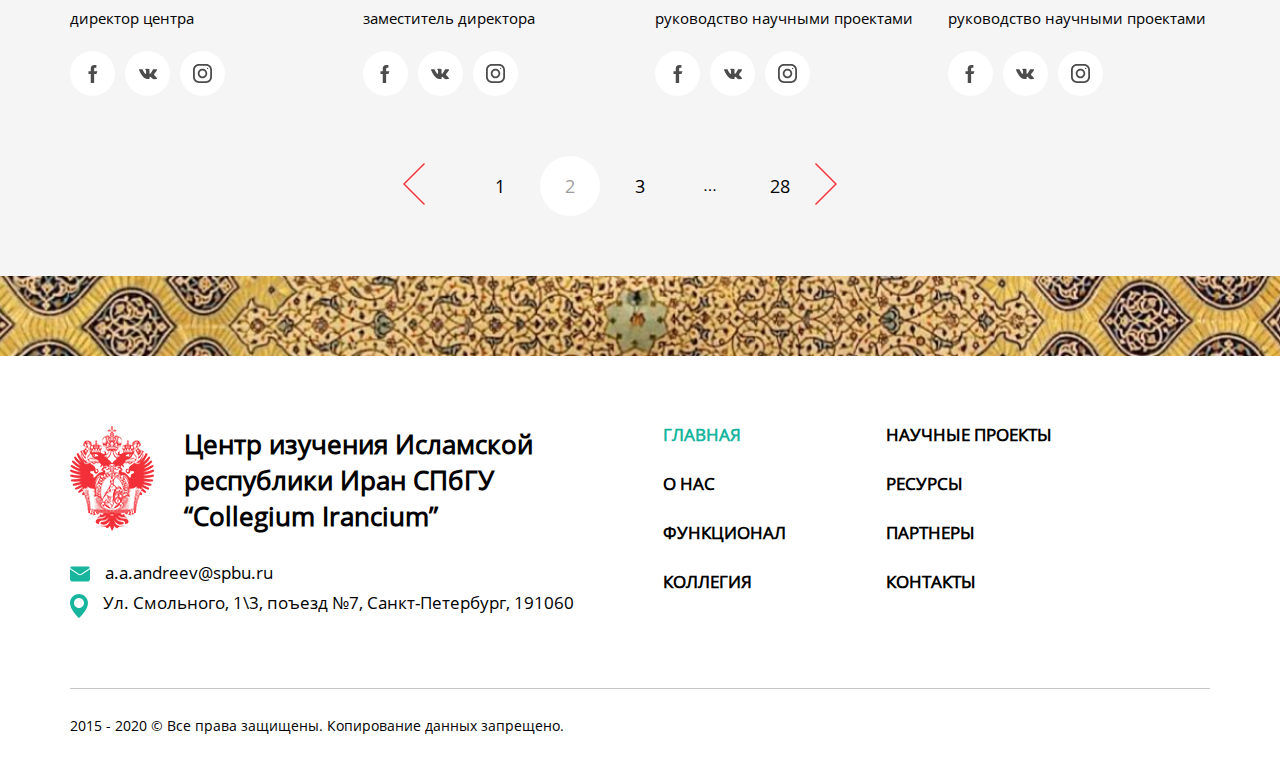
<file: staff.html>
<!DOCTYPE HTML>
<html lang="ru">
<head>
    <meta charset="utf-8">
    <title>Центр изучения Исламской республики Иран</title>
    <meta content="" name="description"/>
    <meta content="" name="keywords">
    <meta content="width=device-width, initial-scale=1.0" name="viewport">
    <meta content="telephone=no" name="format-detection">
    <meta content="IE=edge" http-equiv="X-UA-Compatible">

    <link href="css/slick.css" rel="stylesheet">
    <link href="css/style.css" rel="stylesheet">

    <link href="#" rel="shortcut icon">
    <meta content="petersburg-studio.com" name="author">
</head>
<body>

<header>
    <div class="wrapper_fullHD">
        <div class="header">
            <nav class="header__nav">
                <ul>
                    <li class="header__nav__item header__nav__item_active"><a href="#">О нас</a></li>
                    <li class="header__nav__item"><a href="#">Функционал</a></li>
                    <li class="header__nav__item"><a href="#">коллегия</a></li>
                    <li class="header__nav__item"><a href="#">научные проекты</a></li>
                    <li class="header__nav__item"><a href="#">ресурсы</a></li>
                    <li class="header__nav__item"><a href="#">партнеры</a></li>
                    <li class="header__nav__item"><a href="#">контакты</a></li>
                </ul>
            </nav>
            <div class="header__lang">
                <ul>
                    <li class="header__lang header__lang_active"><a href="#">RU</a></li>
                    <li class="header__lang"><a href="#">EN</a></li>
                    <li class="header__lang"><a href="#">AR</a></li>
                </ul>
            </div>
            <div class="header__contacts">
                <img src="images/icon/mail.svg" alt="mail">
                <a href="#">a.a.andreev@spbu.ru</a>
            </div>

            <div class="header__hamburger">
                <a class="adaptive-menu-toggle" href="#">
                <span class="menu-toggle-inner">
                    <span class="menu-toggle-line menu-toggle-line--1"></span>
                    <span class="menu-toggle-line menu-toggle-line--2"></span>
                    <span class="menu-toggle-line menu-toggle-line--3"></span>
                    <span class="menu-toggle-line menu-toggle-line--4"></span>
                    <span class="menu-toggle-line menu-toggle-line--5"></span>
                </span>
                </a>
            </div>
            <nav class="headerNav_adaptive">
                <ul class="headerNav__items_adaptive">
                    <li class="header__nav__item header__nav__item_active"><a href="#">О нас</a></li>
                    <li class="header__nav__item"><a href="#">Функционал</a></li>
                    <li class="header__nav__item"><a href="#">коллегия</a></li>
                    <li class="header__nav__item"><a href="#">научные проекты</a></li>
                    <li class="header__nav__item"><a href="#">ресурсы</a></li>
                    <li class="header__nav__item"><a href="#">партнеры</a></li>
                    <li class="header__nav__item"><a href="#">контакты</a></li>
                </ul>
                <div class="header__contacts">
                    <img src="images/icon/mail.svg" alt="mail">
                    <a href="#">a.a.andreev@spbu.ru</a>
                </div>
                <div class="header__lang">
                    <ul>
                        <li class="header__lang header__lang_active"><a href="#">RU</a></li>
                        <li class="header__lang"><a href="#">EN</a></li>
                        <li class="header__lang"><a href="#">AR</a></li>
                    </ul>
                </div>
            </nav>
        </div>
    </div>
</header>

<section class="s_firstScreen s_firstScreen_small">
    <div class="wrapper_fullHD">
        <div class="firstScreen firstScreen_small">
            <div class="firstScreen__slider">
                <img src="images/main/bg-1.jpg" alt="slide">
                <img src="images/main/bg-2.jpg" alt="slide">
                <img src="images/main/bg-3.jpg" alt="slide">
                <img src="images/main/bg-4.jpg" alt="slide">
            </div>

            <div class="wrapper">
                <div class="firstScreen__content">
                    <div class="firstScreen__content__name">
                        <img src="images/icon/eagle.png" alt="logo">
                        <p>Центр изучения Исламской республики
                            Иран СПбГУ “Collegium Irancium”</p>
                    </div>
                </div>
            </div>
        </div>
    </div>
</section>

<section class="s_collegium s_collegium_inner">
    <div class="wrapper">
        <div class="collegium">
            <div class="breadcrumbs__container">
                <div class="innerTitle">Коллегиум</div>

                <div class="breadcrumbs">
                    <ul itemscope itemtype="http://schema.org/BreadcrumbList">
                        <li class="breadcrumbs__item" itemprop="itemListElement" itemscope
                            itemtype="http://schema.org/ListItem">
                            <a class="breadcrumbs__link" href="/" itemprop="item">
                                <span itemprop="name">Главная</span>
                            </a>
                            <meta content="0" itemprop="position">
                        </li>

                        <li class="breadcrumbs__item">Коллегиум</li>

                    </ul>
                </div>
            </div>

            <div class="collegium__filter">
                <ul>
                    <li class="collegium__filter__item">
                        <a href="#">
                            Все
                        </a>
                    </li>
                    <li class="collegium__filter__item">
                        <a href="#">
                            а
                        </a>
                    </li>
                    <li class="collegium__filter__item">
                        <a href="#">
                            б
                        </a>
                    </li>
                    <li class="collegium__filter__item">
                        <a href="#">
                            в
                        </a>
                    </li>
                    <li class="collegium__filter__item collegium__filter__item_active">
                        <a href="#">
                            г
                        </a>
                    </li>
                    <li class="collegium__filter__item">
                        <a href="#">
                            д
                        </a>
                    </li>
                    <li class="collegium__filter__item">
                        <a href="#">
                            е
                        </a>
                    </li>
                    <li class="collegium__filter__item">
                        <a href="#">
                            ё
                        </a>
                    </li>
                    <li class="collegium__filter__item">
                        <a href="#">
                            ж
                        </a>
                    </li>
                    <li class="collegium__filter__item">
                        <a href="#">
                            з
                        </a>
                    </li>
                    <li class="collegium__filter__item">
                        <a href="#">
                            и
                        </a>
                    </li>
                    <li class="collegium__filter__item">
                        <a href="#">
                            й
                        </a>
                    </li>
                    <li class="collegium__filter__item">
                        <a href="#">
                            к
                        </a>
                    </li>
                    <li class="collegium__filter__item">
                        <a href="#">
                            л
                        </a>
                    </li>
                    <li class="collegium__filter__item">
                        <a href="#">
                            м
                        </a>
                    </li>
                    <li class="collegium__filter__item">
                        <a href="#">
                            н
                        </a>
                    </li>
                    <li class="collegium__filter__item">
                        <a href="#">
                            о
                        </a>
                    </li>
                    <li class="collegium__filter__item">
                        <a href="#">
                            п
                        </a>
                    </li>
                    <li class="collegium__filter__item">
                        <a href="#">
                            р
                        </a>
                    </li>
                    <li class="collegium__filter__item">
                        <a href="#">
                            с
                        </a>
                    </li>
                    <li class="collegium__filter__item">
                        <a href="#">
                            т
                        </a>
                    </li>
                    <li class="collegium__filter__item">
                        <a href="#">
                            у
                        </a>
                    </li>
                    <li class="collegium__filter__item">
                        <a href="#">
                            ф
                        </a>
                    </li>
                    <li class="collegium__filter__item">
                        <a href="#">
                            х
                        </a>
                    </li>
                    <li class="collegium__filter__item">
                        <a href="#">
                            ц
                        </a>
                    </li>
                    <li class="collegium__filter__item">
                        <a href="#">
                            ч
                        </a>
                    </li>
                    <li class="collegium__filter__item">
                        <a href="#">
                            ш
                        </a>
                    </li>
                    <li class="collegium__filter__item">
                        <a href="#">
                            щ
                        </a>
                    </li>
                    <li class="collegium__filter__item">
                        <a href="#">
                            ъ
                        </a>
                    </li>
                    <li class="collegium__filter__item">
                        <a href="#">
                            ы
                        </a>
                    </li>
                    <li class="collegium__filter__item">
                        <a href="#">
                            ь
                        </a>
                    </li>
                    <li class="collegium__filter__item">
                        <a href="#">
                            э
                        </a>
                    </li>
                    <li class="collegium__filter__item">
                        <a href="#">
                            ю
                        </a>
                    </li>
                    <li class="collegium__filter__item">
                        <a href="#">
                            я
                        </a>
                    </li>
                </ul>
            </div>

            <div class="collegium__people">
                <div class="collegium__people__man">
                    <div class="collegium__people__man__photo">
                        <img src="images/main/andreev.jpg" alt="photo">
                    </div>
                    <a href="#" class="collegium__people__man__name">Андреев Артем Алексеевич</a>
                    <p>директор центра</p>
                    <div class="collegium__people__man__social">
                        <ul>
                            <li>
                                <a href="#">
                                    <img src="images/icon/face.svg" alt="social icon">
                                    <img src="images/icon/face-white.svg" alt="social icon">
                                </a>
                            </li>
                            <li>
                                <a href="#">
                                    <img src="images/icon/vk.svg" alt="social icon">
                                    <img src="images/icon/vk-white.svg" alt="social icon">
                                </a>
                            </li>
                            <li>
                                <a href="#">
                                    <img src="images/icon/insta.svg" alt="social icon">
                                    <img src="images/icon/insta-white.svg" alt="social icon">
                                </a>
                            </li>
                        </ul>
                    </div>
                </div>
                <div class="collegium__people__man">
                    <div class="collegium__people__man__photo">
                        <img src="images/main/pischurnikova.jpg" alt="photo">
                    </div>
                    <a href="#" class="collegium__people__man__name">Писчурникова Екатерина Петровна</a>
                    <p>заместитель директора</p>
                    <div class="collegium__people__man__social">
                        <ul>
                            <li>
                                <a href="#">
                                    <img src="images/icon/face.svg" alt="social icon">
                                    <img src="images/icon/face-white.svg" alt="social icon">
                                </a>
                            </li>
                            <li>
                                <a href="#">
                                    <img src="images/icon/vk.svg" alt="social icon">
                                    <img src="images/icon/vk-white.svg" alt="social icon">
                                </a>
                            </li>
                            <li>
                                <a href="#">
                                    <img src="images/icon/insta.svg" alt="social icon">
                                    <img src="images/icon/insta-white.svg" alt="social icon">
                                </a>
                            </li>
                        </ul>
                    </div>
                </div>
                <div class="collegium__people__man">
                    <div class="collegium__people__man__photo">
                        <img src="images/main/shorohov.jpg" alt="photo">
                    </div>
                    <a href="#" class="collegium__people__man__name">Шорохов Владимир Андреевич</a>
                    <p>руководство научными проектами</p>
                    <div class="collegium__people__man__social">
                        <ul>
                            <li>
                                <a href="#">
                                    <img src="images/icon/face.svg" alt="social icon">
                                    <img src="images/icon/face-white.svg" alt="social icon">
                                </a>
                            </li>
                            <li>
                                <a href="#">
                                    <img src="images/icon/vk.svg" alt="social icon">
                                    <img src="images/icon/vk-white.svg" alt="social icon">
                                </a>
                            </li>
                            <li>
                                <a href="#">
                                    <img src="images/icon/insta.svg" alt="social icon">
                                    <img src="images/icon/insta-white.svg" alt="social icon">
                                </a>
                            </li>
                        </ul>
                    </div>
                </div>
                <div class="collegium__people__man">
                    <div class="collegium__people__man__photo">
                        <img src="images/main/drozdov.jpg" alt="photo">
                    </div>
                    <a href="#" class="collegium__people__man__name">Дроздов Владимир Альбертович</a>
                    <p>руководство научными проектами</p>
                    <div class="collegium__people__man__social">
                        <ul>
                            <li>
                                <a href="#">
                                    <img src="images/icon/face.svg" alt="social icon">
                                    <img src="images/icon/face-white.svg" alt="social icon">
                                </a>
                            </li>
                            <li>
                                <a href="#">
                                    <img src="images/icon/vk.svg" alt="social icon">
                                    <img src="images/icon/vk-white.svg" alt="social icon">
                                </a>
                            </li>
                            <li>
                                <a href="#">
                                    <img src="images/icon/insta.svg" alt="social icon">
                                    <img src="images/icon/insta-white.svg" alt="social icon">
                                </a>
                            </li>
                        </ul>
                    </div>
                </div>

                <div class="collegium__people__man">
                    <div class="collegium__people__man__photo">
                        <img src="images/collegium/kopaneva.jpg" alt="photo">
                    </div>
                    <a href="#" class="collegium__people__man__name">Копанева Дина Дмитриевна</a>
                    <p>директор центра</p>
                    <div class="collegium__people__man__social">
                        <ul>
                            <li>
                                <a href="#">
                                    <img src="images/icon/face.svg" alt="social icon">
                                    <img src="images/icon/face-white.svg" alt="social icon">
                                </a>
                            </li>
                            <li>
                                <a href="#">
                                    <img src="images/icon/vk.svg" alt="social icon">
                                    <img src="images/icon/vk-white.svg" alt="social icon">
                                </a>
                            </li>
                            <li>
                                <a href="#">
                                    <img src="images/icon/insta.svg" alt="social icon">
                                    <img src="images/icon/insta-white.svg" alt="social icon">
                                </a>
                            </li>
                        </ul>
                    </div>
                </div>
                <div class="collegium__people__man">
                    <div class="collegium__people__man__photo">
                        <img src="images/collegium/kostikov.jpg" alt="photo">
                    </div>
                    <a href="#" class="collegium__people__man__name">Костиков Сергей Евгеньевич</a>
                    <p>заместитель директора</p>
                    <div class="collegium__people__man__social">
                        <ul>
                            <li>
                                <a href="#">
                                    <img src="images/icon/face.svg" alt="social icon">
                                    <img src="images/icon/face-white.svg" alt="social icon">
                                </a>
                            </li>
                            <li>
                                <a href="#">
                                    <img src="images/icon/vk.svg" alt="social icon">
                                    <img src="images/icon/vk-white.svg" alt="social icon">
                                </a>
                            </li>
                            <li>
                                <a href="#">
                                    <img src="images/icon/insta.svg" alt="social icon">
                                    <img src="images/icon/insta-white.svg" alt="social icon">
                                </a>
                            </li>
                        </ul>
                    </div>
                </div>
                <div class="collegium__people__man">
                    <div class="collegium__people__man__photo">
                        <img src="images/collegium/laptevskaya.jpg" alt="photo">
                    </div>
                    <a href="#" class="collegium__people__man__name">Лаптевская Светлана Михайловна</a>
                    <p>руководство научными проектами</p>
                    <div class="collegium__people__man__social">
                        <ul>
                            <li>
                                <a href="#">
                                    <img src="images/icon/face.svg" alt="social icon">
                                    <img src="images/icon/face-white.svg" alt="social icon">
                                </a>
                            </li>
                            <li>
                                <a href="#">
                                    <img src="images/icon/vk.svg" alt="social icon">
                                    <img src="images/icon/vk-white.svg" alt="social icon">
                                </a>
                            </li>
                            <li>
                                <a href="#">
                                    <img src="images/icon/insta.svg" alt="social icon">
                                    <img src="images/icon/insta-white.svg" alt="social icon">
                                </a>
                            </li>
                        </ul>
                    </div>
                </div>
                <div class="collegium__people__man">
                    <div class="collegium__people__man__photo">
                        <img src="images/collegium/rezvan.jpg" alt="photo">
                    </div>
                    <a href="#" class="collegium__people__man__name">Резван Мария Ефимовна</a>
                    <p>руководство научными проектами</p>
                    <div class="collegium__people__man__social">
                        <ul>
                            <li>
                                <a href="#">
                                    <img src="images/icon/face.svg" alt="social icon">
                                    <img src="images/icon/face-white.svg" alt="social icon">
                                </a>
                            </li>
                            <li>
                                <a href="#">
                                    <img src="images/icon/vk.svg" alt="social icon">
                                    <img src="images/icon/vk-white.svg" alt="social icon">
                                </a>
                            </li>
                            <li>
                                <a href="#">
                                    <img src="images/icon/insta.svg" alt="social icon">
                                    <img src="images/icon/insta-white.svg" alt="social icon">
                                </a>
                            </li>
                        </ul>
                    </div>
                </div>
            </div>

            <div class="pagination">
                <a class="pagination__back" href="#">
                        <img src="images/icon/left-arrow.svg" alt="arrow">
                </a>
                <ul class="pagination__nums">
                    <li class="pagination__nums__item">
                        <a href="#">
                            1
                        </a>
                    </li>
                    <li class="pagination__nums__item pagination__nums__item_active">
                        <a href="#">
                            2
                        </a>
                    </li>
                    <li class="pagination__nums__item">
                        <a href="#">
                            3
                        </a>
                    </li>
                    <li class="pagination__nums__item">
                        ...
                    </li>
                    <li class="pagination__nums__item">
                        <a href="#">
                            28
                        </a>
                    </li>
                </ul>
                <a class="pagination__next" href="#">
                        <img src="images/icon/right-arrow.svg" alt="arrow">
                </a>
            </div>
        </div>
    </div>
</section>

<section class="s_pattern">
    <div class="wrapper_fullHD">
        <div class="pattern">
            <img src="images/pattern.jpg" alt="pattern">
        </div>
    </div>
</section>

<footer>
    <div class="wrapper">
        <div class="footer">
            <div class="footer_top">
                <div class="footer_half">
                    <div class="footer_half_top">
                        <img src="images/icon/eagle-red.png" alt="logo">
                        <p>Центр изучения Исламской республики Иран СПбГУ “Collegium Irancium”</p>
                    </div>
                    <ul class="footer_half__contacts">
                        <li>
                            <a href="#"><img src="images/icon/mail.svg" alt="icon">a.a.andreev@spbu.ru</a>
                        </li>
                        <li>
                            <img src="images/icon/geo.svg" alt="icon">
                            Ул. Смольного, 1\3, поъезд №7, Санкт-Петербург, 191060
                        </li>
                    </ul>
                </div>
                <div class="footer_half">
                    <nav class="footer__nav">
                        <ul>
                            <li class="footer__nav__item footer__nav__item_active"><a href="#">главная</a></li>
                            <li class="footer__nav__item"><a href="#">О нас</a></li>
                            <li class="footer__nav__item"><a href="#">Функционал</a></li>
                            <li class="footer__nav__item"><a href="#">коллегия</a></li>
                        </ul>
                    </nav>
                    <nav class="footer__nav">
                        <ul>
                            <li class="footer__nav__item"><a href="#">научные проекты</a></li>
                            <li class="footer__nav__item"><a href="#">ресурсы</a></li>
                            <li class="footer__nav__item"><a href="#">партнеры</a></li>
                            <li class="footer__nav__item"><a href="#">контакты</a></li>
                        </ul>
                    </nav>
                </div>
            </div>
            <hr/>
            <div class="footer__copyright">
                <p>2015 - 2020 © Все права защищены. Копирование данных запрещено.</p>
            </div>
        </div>
    </div>
</footer>

<script src="js/jquery-3.4.1.min.js" type="text/javascript"></script>
<script src="js/slick.min.js" type="text/javascript"></script>
<script src="js/scripts.js" type="text/javascript"></script>

</body>
</file>
<file: css/style.css>
@font-face {
  font-family: OpenSans;
  src: url(../fonts/OpenSans-Regular.ttf); }
@font-face {
  font-family: OpenSansItalic;
  src: url(../fonts/OpenSans-Italic.ttf); }
@font-face {
  font-family: OpenSansSemiBold;
  src: url(../fonts/OpenSans-SemiBold.ttf); }
@font-face {
  font-family: OpenSansBold;
  src: url(../fonts/OpenSans-Bold.ttf); }
@font-face {
  font-family: OpenSansExtraBold;
  src: url(../fonts/OpenSans-ExtraBold.ttf); }
@font-face {
  font-family: OpenSans;
  src: url(../fonts/OpenSans-Regular.ttf); }
@font-face {
  font-family: OpenSansItalic;
  src: url(../fonts/OpenSans-Italic.ttf); }
@font-face {
  font-family: OpenSansSemiBold;
  src: url(../fonts/OpenSans-SemiBold.ttf); }
@font-face {
  font-family: OpenSansBold;
  src: url(../fonts/OpenSans-Bold.ttf); }
@font-face {
  font-family: OpenSansExtraBold;
  src: url(../fonts/OpenSans-ExtraBold.ttf); }
/* RESET */
/*! normalize.scss v0.1.0 | MIT License | based on git.io/normalize */
/**
 * 1. Set default font family to sans-serif.
 * 2. Prevent iOS text size adjust after orientation change, without disabling
 *    user zoom.
 */
html {
  font-family: sans-serif;
  /* 1 */
  -ms-text-size-adjust: 100%;
  /* 2 */
  -webkit-text-size-adjust: 100%;
  /* 2 */ }

/**
 * Remove default margin.
 */
body {
  margin: 0; }

/* HTML5 display definitions
   ========================================================================== */
/**
 * Correct `block` display not defined for any HTML5 element in IE 8/9.
 * Correct `block` display not defined for `details` or `summary` in IE 10/11
 * and Firefox.
 * Correct `block` display not defined for `main` in IE 11.
 */
article,
aside,
details,
figcaption,
figure,
footer,
header,
hgroup,
main,
menu,
nav,
section,
summary {
  display: block; }

/**
 * 1. Correct `inline-block` display not defined in IE 8/9.
 * 2. Normalize vertical alignment of `progress` in Chrome, Firefox, and Opera.
 */
audio,
canvas,
progress,
video {
  display: inline-block;
  /* 1 */
  vertical-align: baseline;
  /* 2 */ }

/**
 * Prevent modern browsers from displaying `audio` without controls.
 * Remove excess height in iOS 5 devices.
 */
audio:not([controls]) {
  display: none;
  height: 0; }

/**
 * Address `[hidden]` styling not present in IE 8/9/10.
 * Hide the `template` element in IE 8/9/11, Safari, and Firefox < 22.
 */
[hidden],
template {
  display: none; }

/* Links
   ========================================================================== */
/**
 * Remove the gray background color from active links in IE 10.
 */
a {
  background-color: transparent; }

/**
 * Improve readability when focused and also mouse hovered in all browsers.
 */
a:active,
a:hover {
  outline: 0; }

/* Text-level semantics
   ========================================================================== */
/**
 * Address styling not present in IE 8/9/10/11, Safari, and Chrome.
 */
abbr[title] {
  border-bottom: 1px dotted; }

/**
 * Address style set to `bolder` in Firefox 4+, Safari, and Chrome.
 */
b,
strong {
  font-weight: bold; }

/**
 * Address styling not present in Safari and Chrome.
 */
dfn {
  font-style: italic; }

/**
 * Address variable `h1` font-size and margin within `section` and `article`
 * contexts in Firefox 4+, Safari, and Chrome.
 */
h1 {
  font-size: 2em;
  margin: 0.67em 0; }

/**
 * Address styling not present in IE 8/9.
 */
mark {
  background: #ff0;
  color: #000; }

/**
 * Address inconsistent and variable font size in all browsers.
 */
small {
  font-size: 80%; }

/**
 * Prevent `sub` and `sup` affecting `line-height` in all browsers.
 */
sub,
sup {
  font-size: 75%;
  line-height: 0;
  position: relative;
  vertical-align: baseline; }

sup {
  top: -0.5em; }

sub {
  bottom: -0.25em; }

/* Embedded content
   ========================================================================== */
/**
 * Remove border when inside `a` element in IE 8/9/10.
 */
img {
  border: 0; }

/**
 * Correct overflow not hidden in IE 9/10/11.
 */
svg:not(:root) {
  overflow: hidden; }

/* Grouping content
   ========================================================================== */
/**
 * Address margin not present in IE 8/9 and Safari.
 */
figure {
  margin: 1em 40px; }

/**
 * Address differences between Firefox and other browsers.
 */
hr {
  -moz-box-sizing: content-box;
  box-sizing: content-box;
  height: 0; }

/**
 * Contain overflow in all browsers.
 */
pre {
  overflow: auto; }

/**
 * Address odd `em`-unit font size rendering in all browsers.
 */
code,
kbd,
pre,
samp {
  font-family: monospace, monospace;
  font-size: 1em; }

/* Forms
   ========================================================================== */
/**
 * Known limitation: by default, Chrome and Safari on OS X allow very limited
 * styling of `select`, unless a `border` property is set.
 */
/**
 * 1. Correct color not being inherited.
 *    Known issue: affects color of disabled elements.
 * 2. Correct font properties not being inherited.
 * 3. Address margins set differently in Firefox 4+, Safari, and Chrome.
 */
button,
input,
optgroup,
select,
textarea {
  color: inherit;
  /* 1 */
  font: inherit;
  /* 2 */
  margin: 0;
  /* 3 */ }

/**
 * Address `overflow` set to `hidden` in IE 8/9/10/11.
 */
button {
  overflow: visible; }

/**
 * Address inconsistent `text-transform` inheritance for `button` and `select`.
 * All other form control elements do not inherit `text-transform` values.
 * Correct `button` style inheritance in Firefox, IE 8/9/10/11, and Opera.
 * Correct `select` style inheritance in Firefox.
 */
button,
select {
  text-transform: none; }

/**
 * 1. Avoid the WebKit bug in Android 4.0.* where (2) destroys native `audio`
 *    and `video` controls.
 * 2. Correct inability to style clickable `input` types in iOS.
 * 3. Improve usability and consistency of cursor style between image-type
 *    `input` and others.
 */
button,
html input[type="button"],
input[type="reset"],
input[type="submit"] {
  -webkit-appearance: button;
  /* 2 */
  cursor: pointer;
  /* 3 */ }

/**
 * Re-set default cursor for disabled elements.
 */
button[disabled],
html input[disabled] {
  cursor: default; }

/**
 * Remove inner padding and border in Firefox 4+.
 */
button::-moz-focus-inner,
input::-moz-focus-inner {
  border: 0;
  padding: 0; }

/**
 * Address Firefox 4+ setting `line-height` on `input` using `!important` in
 * the UA stylesheet.
 */
input {
  line-height: normal; }

/**
 * It's recommended that you don't attempt to style these elements.
 * Firefox's implementation doesn't respect box-sizing, padding, or width.
 *
 * 1. Address box sizing set to `content-box` in IE 8/9/10.
 * 2. Remove excess padding in IE 8/9/10.
 */
input[type="checkbox"],
input[type="radio"] {
  box-sizing: border-box;
  /* 1 */
  padding: 0;
  /* 2 */ }

/**
 * Fix the cursor style for Chrome's increment/decrement buttons. For certain
 * `font-size` values of the `input`, it causes the cursor style of the
 * decrement button to change from `default` to `text`.
 */
input[type="number"]::-webkit-inner-spin-button,
input[type="number"]::-webkit-outer-spin-button {
  height: auto; }

/**
 * 1. Address `appearance` set to `searchfield` in Safari and Chrome.
 * 2. Address `box-sizing` set to `border-box` in Safari and Chrome
 *    (include `-moz` to future-proof).
 */
input[type="search"] {
  -webkit-appearance: textfield;
  /* 1 */
  -moz-box-sizing: content-box;
  -webkit-box-sizing: content-box;
  /* 2 */
  box-sizing: content-box; }

/**
 * Remove inner padding and search cancel button in Safari and Chrome on OS X.
 * Safari (but not Chrome) clips the cancel button when the search input has
 * padding (and `textfield` appearance).
 */
input[type="search"]::-webkit-search-cancel-button,
input[type="search"]::-webkit-search-decoration {
  -webkit-appearance: none; }

/**
 * Define consistent border, margin, and padding.
 */
fieldset {
  border: 1px solid #c0c0c0;
  margin: 0 2px;
  padding: 0.35em 0.625em 0.75em; }

/**
 * 1. Correct `color` not being inherited in IE 8/9/10/11.
 * 2. Remove padding so people aren't caught out if they zero out fieldsets.
 */
legend {
  border: 0;
  /* 1 */
  padding: 0;
  /* 2 */ }

/**
 * Remove default vertical scrollbar in IE 8/9/10/11.
 */
textarea {
  overflow: auto; }

/**
 * Don't inherit the `font-weight` (applied by a rule above).
 * NOTE: the default cannot safely be changed in Chrome and Safari on OS X.
 */
optgroup {
  font-weight: bold; }

/* Tables
   ========================================================================== */
/**
 * Remove most spacing between table cells.
 */
table {
  border-collapse: collapse;
  border-spacing: 0; }

td,
th {
  padding: 0; }

ul {
  list-style: none;
  margin: 0;
  padding: 0; }

a {
  text-decoration: none; }

h1 {
  margin: 0; }

.wrapper {
  margin: 0 auto;
  max-width: 1200px;
  width: 100%;
  padding: 0 30px;
  -moz-box-sizing: border-box;
  -webkit-box-sizing: border-box;
  box-sizing: border-box; }

.wrapper_fullHD {
  max-width: 1920px;
  width: 100%;
  margin: 0 auto; }

.header {
  display: flex;
  justify-content: space-between;
  align-items: center;
  padding: 10px 30px 0;
  position: relative; }
  .header__nav ul {
    display: flex; }
    .header__nav ul li {
      margin: 0 10px; }
      .header__nav ul li a {
        text-transform: uppercase;
        font-size: 17px;
        font-weight: 600;
        font-family: OpenSans, sans-serif;
        color: #000000;
        line-height: 55px;
        text-decoration: none;
        border-bottom: 4px solid transparent;
        padding: 0 10px;
        -moz-box-sizing: border-box;
        -webkit-box-sizing: border-box;
        box-sizing: border-box;
        display: block;
        -moz-transition: all 0.4s ease 0s;
        -o-transition: all 0.4s ease 0s;
        -webkit-transition: all 0.4s ease 0s;
        transition: all 0.4s ease 0s;
        white-space: nowrap; }
        .header__nav ul li a:hover {
          -moz-transition: all 0.4s ease 0s;
          -o-transition: all 0.4s ease 0s;
          -webkit-transition: all 0.4s ease 0s;
          transition: all 0.4s ease 0s;
          border-bottom: 4px solid #17B59E;
          color: #17B59E; }
    .header__nav ul .header__nav__item_active a {
      -moz-transition: all 0.4s ease 0s;
      -o-transition: all 0.4s ease 0s;
      -webkit-transition: all 0.4s ease 0s;
      transition: all 0.4s ease 0s;
      border-bottom: 4px solid #17B59E;
      color: #17B59E; }
  .header__lang ul {
    display: flex; }
    .header__lang ul li {
      margin: 0 5px; }
    .header__lang ul a {
      width: 45px;
      background: #c4c4c4;
      display: flex;
      -webkit-border-radius: 50%;
      -moz-border-radius: 50%;
      border-radius: 50%;
      align-items: center;
      justify-content: center;
      text-transform: uppercase;
      font-size: 13px;
      font-weight: 600;
      font-family: OpenSans, sans-serif;
      color: #000000;
      line-height: 45px;
      -moz-transition: all 0.4s ease 0s;
      -o-transition: all 0.4s ease 0s;
      -webkit-transition: all 0.4s ease 0s;
      transition: all 0.4s ease 0s; }
      .header__lang ul a:hover {
        color: #FFFFFF;
        background: #17B59E;
        -moz-transition: all 0.4s ease 0s;
        -o-transition: all 0.4s ease 0s;
        -webkit-transition: all 0.4s ease 0s;
        transition: all 0.4s ease 0s; }
    .header__lang ul .header__lang_active a {
      color: #FFFFFF;
      background: #17B59E;
      -moz-transition: all 0.4s ease 0s;
      -o-transition: all 0.4s ease 0s;
      -webkit-transition: all 0.4s ease 0s;
      transition: all 0.4s ease 0s; }
  .header__contacts {
    display: flex; }
    .header__contacts img {
      margin-right: 20px; }
    .header__contacts a {
      text-transform: uppercase;
      font-size: 17px;
      font-weight: 600;
      font-family: OpenSans, sans-serif;
      color: #000000;
      line-height: 55px;
      text-decoration: none;
      padding: 0 10px;
      -moz-box-sizing: border-box;
      -webkit-box-sizing: border-box;
      box-sizing: border-box;
      display: block;
      -moz-transition: all 0.4s ease 0s;
      -o-transition: all 0.4s ease 0s;
      -webkit-transition: all 0.4s ease 0s;
      transition: all 0.4s ease 0s;
      white-space: nowrap; }
      .header__contacts a:hover {
        -moz-transition: all 0.4s ease 0s;
        -o-transition: all 0.4s ease 0s;
        -webkit-transition: all 0.4s ease 0s;
        transition: all 0.4s ease 0s;
        color: #17B59E; }

.s_firstScreen, .s_functions, .s_projects, .s_collegium, .s_pattern {
  margin-bottom: 70px; }

.s_collegium {
  margin-bottom: 10px; }

.firstScreen {
  height: 850px;
  position: relative; }
  .firstScreen__slider {
    display: flex; }
    .firstScreen__slider img {
      -o-object-fit: cover;
      object-fit: cover;
      width: 100%;
      height: 850px; }
  .firstScreen__content {
    position: absolute;
    top: 0;
    padding-top: 25px; }
    .firstScreen__content img {
      margin-right: 35px;
      -o-object-fit: contain;
      object-fit: contain; }
    .firstScreen__content__name {
      display: flex;
      margin-bottom: 85px; }
      .firstScreen__content__name p {
        font-size: 26px;
        font-weight: 600;
        font-family: OpenSans, sans-serif;
        color: #FFFFFF;
        line-height: 36px;
        max-width: 550px; }
    .firstScreen__content h1 {
      font-size: 48px;
      font-weight: 600;
      font-family: OpenSans, sans-serif;
      color: #FFFFFF;
      line-height: 58px;
      max-width: 700px;
      margin-bottom: 50px; }
    .firstScreen__content__desc {
      max-width: 600px;
      font-size: 22px;
      font-weight: 300;
      font-family: OpenSans, sans-serif;
      color: #FFFFFF;
      line-height: 36px;
      margin-bottom: 80px; }

.btn {
  display: inline-block;
  text-transform: uppercase;
  font-size: 14px;
  font-weight: bold;
  font-family: OpenSansBold, sans-serif;
  color: #FFFFFF;
  line-height: 40px;
  text-decoration: none;
  cursor: pointer;
  white-space: nowrap; }

.btn_red {
  background: #F33037;
  -webkit-border-radius: 20px;
  -moz-border-radius: 20px;
  border-radius: 20px;
  -moz-transition: all 0.4s ease 0s;
  -o-transition: all 0.4s ease 0s;
  -webkit-transition: all 0.4s ease 0s;
  transition: all 0.4s ease 0s;
  padding: 0 40px;
  -webkit-box-shadow: 0 15px 15px #c4c4c4;
  -moz-box-shadow: 0 15px 15px #c4c4c4;
  box-shadow: 0 15px 15px #c4c4c4; }
  .btn_red:hover {
    opacity: 0.8;
    -moz-transition: all 0.4s ease 0s;
    -o-transition: all 0.4s ease 0s;
    -webkit-transition: all 0.4s ease 0s;
    transition: all 0.4s ease 0s; }

.btn_slider {
  font-size: 17px;
  font-weight: bold;
  font-family: OpenSansBold, sans-serif;
  color: #FFFFFF;
  line-height: 65px;
  padding: 0 70px;
  -moz-box-sizing: border-box;
  -webkit-box-sizing: border-box;
  box-sizing: border-box;
  -webkit-border-radius: 35px;
  -moz-border-radius: 35px;
  border-radius: 35px;
  -webkit-box-shadow: none;
  -moz-box-shadow: none;
  box-shadow: none; }
  .btn_slider img {
    margin: 0 0 0 30px;
    vertical-align: middle; }

.innerTitle {
  font-size: 42px;
  font-weight: 600;
  font-family: OpenSans, sans-serif;
  color: #000000;
  line-height: 55px;
  margin: 0 0 70px 0;
  text-align: center; }
  .innerTitle span {
    color: #0EDFD3; }

.clearfix {
  clear: both; }

.functions__task {
  position: relative; }
  .functions__task__img {
    background: #FFFFFF;
    width: 110px;
    height: 110px;
    -webkit-border-radius: 50%;
    -moz-border-radius: 50%;
    border-radius: 50%;
    display: flex;
    justify-content: center;
    align-items: center; }
  .functions__task_small {
    width: 35%;
    padding: 60px;
    -moz-box-sizing: border-box;
    -webkit-box-sizing: border-box;
    box-sizing: border-box; }
    .functions__task_small p {
      text-align: center; }
    .functions__task_small.first {
      background: #F33037;
      float: left;
      padding-top: 85px;
      margin-bottom: 70px;
      position: relative; }
      .functions__task_small.first p {
        font-size: 22px;
        font-weight: bold;
        font-family: OpenSansBold, sans-serif;
        color: #FFFFFF;
        line-height: 30px; }
      .functions__task_small.first .functions__task__number {
        background: #17B59E;
        padding: 10px 30px;
        position: absolute;
        -moz-box-sizing: border-box;
        -webkit-box-sizing: border-box;
        box-sizing: border-box;
        top: 0;
        left: 50%;
        -moz-transform: translate(-50%, -50%);
        -ms-transform: translate(-50%, -50%);
        -o-transform: translate(-50%, -50%);
        -webkit-transform: translate(-50%, -50%);
        transform: translate(-50%, -50%);
        -webkit-clip-path: polygon(100% 0, 90% 50%, 100% 100%, 0% 100%, 10% 50%, 0% 0%);
        clip-path: polygon(100% 0, 90% 50%, 100% 100%, 0% 100%, 10% 50%, 0% 0%);
        font-size: 12px;
        font-weight: bold;
        font-family: OpenSansBold, sans-serif;
        color: #FFFFFF;
        line-height: 30px;
        text-transform: uppercase; }
    .functions__task_small .functions__task__img {
      margin: 0 auto 30px; }
      .functions__task_small .functions__task__img p {
        font-size: 22px;
        font-weight: bold;
        font-family: OpenSansBold, sans-serif;
        color: #FFFFFF;
        line-height: 30px; }
    .functions__task_small.fourth {
      position: relative;
      float: right;
      background: url("../images/main/task.jpg") center center no-repeat;
      background-size: cover;
      clear: right; }
      .functions__task_small.fourth .functions__task__number {
        background: #17B59E;
        padding: 10px 30px;
        position: absolute;
        -moz-box-sizing: border-box;
        -webkit-box-sizing: border-box;
        box-sizing: border-box;
        bottom: 0;
        left: 50%;
        -moz-transform: translate(-50%, 50%);
        -ms-transform: translate(-50%, 50%);
        -o-transform: translate(-50%, 50%);
        -webkit-transform: translate(-50%, 50%);
        transform: translate(-50%, 50%);
        -webkit-clip-path: polygon(100% 0, 90% 50%, 100% 100%, 0% 100%, 10% 50%, 0% 0%);
        clip-path: polygon(100% 0, 90% 50%, 100% 100%, 0% 100%, 10% 50%, 0% 0%);
        font-size: 12px;
        font-weight: bold;
        font-family: OpenSansBold, sans-serif;
        color: #FFFFFF;
        line-height: 30px;
        text-transform: uppercase; }
      .functions__task_small.fourth h3 {
        text-align: center; }
  .functions__task_big {
    background: url("../images/main/task.jpg") center center no-repeat;
    background-size: cover;
    width: 60%;
    display: flex;
    padding: 30px 60px 60px;
    align-items: flex-start;
    -moz-box-sizing: border-box;
    -webkit-box-sizing: border-box;
    box-sizing: border-box; }
    .functions__task_big .functions__task__img {
      margin-right: 45px;
      margin-top: 20px; }
    .functions__task_big.second {
      float: right;
      margin-left: 5%;
      margin-bottom: 70px;
      margin-top: 30px;
      position: relative; }
      .functions__task_big.second .functions__task__number {
        background: #17B59E;
        padding: 10px 30px;
        position: absolute;
        -moz-box-sizing: border-box;
        -webkit-box-sizing: border-box;
        box-sizing: border-box;
        top: 0;
        left: 40px;
        -moz-transform: translateY(-50%);
        -ms-transform: translateY(-50%);
        -o-transform: translateY(-50%);
        -webkit-transform: translateY(-50%);
        transform: translateY(-50%);
        -webkit-clip-path: polygon(100% 0, 100% 100%, 0% 100%, 10% 50%, 0% 0%);
        clip-path: polygon(100% 0, 100% 100%, 0% 100%, 10% 50%, 0% 0%);
        font-size: 12px;
        font-weight: bold;
        font-family: OpenSansBold, sans-serif;
        color: #FFFFFF;
        line-height: 30px; }
    .functions__task_big.third {
      clear: left;
      position: relative; }
      .functions__task_big.third .functions__task__number {
        background: #17B59E;
        padding: 10px 30px;
        position: absolute;
        -moz-box-sizing: border-box;
        -webkit-box-sizing: border-box;
        box-sizing: border-box;
        bottom: 0;
        left: 40px;
        -moz-transform: translateY(50%);
        -ms-transform: translateY(50%);
        -o-transform: translateY(50%);
        -webkit-transform: translateY(50%);
        transform: translateY(50%);
        -webkit-clip-path: polygon(100% 0, 100% 100%, 0% 100%, 10% 50%, 0% 0%);
        clip-path: polygon(100% 0, 100% 100%, 0% 100%, 10% 50%, 0% 0%);
        font-size: 12px;
        font-weight: bold;
        font-family: OpenSansBold, sans-serif;
        color: #FFFFFF;
        line-height: 30px; }
  .functions__task__content h3 {
    font-size: 26px;
    font-weight: bold;
    font-family: OpenSansBold, sans-serif;
    color: #000000;
    line-height: 34px;
    margin: 0 0 10px; }
  .functions__task__content p {
    font-size: 16px;
    font-weight: normal;
    font-family: OpenSans, sans-serif;
    color: #000000;
    line-height: 24px;
    max-width: 400px; }
  .functions__task__bg {
    position: absolute;
    top: 50%;
    left: 50%;
    -moz-transform: translate(-50%, -50%);
    -ms-transform: translate(-50%, -50%);
    -o-transform: translate(-50%, -50%);
    -webkit-transform: translate(-50%, -50%);
    transform: translate(-50%, -50%);
    background: rgba(196, 196, 196, 0.3);
    width: 50%;
    height: 50%;
    z-index: -1; }
  .functions__task__btn {
    position: absolute;
    top: 50%;
    left: 50%;
    -moz-transform: translate(-50%, -50%);
    -ms-transform: translate(-50%, -50%);
    -o-transform: translate(-50%, -50%);
    -webkit-transform: translate(-50%, -50%);
    transform: translate(-50%, -50%); }

.projects .innerTitle {
  text-align: left; }
  .projects .innerTitle span {
    color: #F33037; }
.projects__slider {
  display: flex;
  justify-content: space-between; }
  .projects__slider .project {
    width: 48%;
    display: flex; }
    .projects__slider .project:focus {
      outline: none; }
    .projects__slider .project img {
      width: 200px;
      -o-object-fit: cover;
      object-fit: cover;
      margin-right: 45px;
      height: 280px; }
    .projects__slider .project__content {
      padding-right: 30px; }
      .projects__slider .project__content p {
        font-size: 18px;
        font-weight: normal;
        font-family: OpenSans, sans-serif;
        color: #000000;
        line-height: 30px; }
        .projects__slider .project__content p span {
          font-size: 18px;
          font-weight: bold;
          font-family: OpenSansBold, sans-serif;
          color: #000000;
          line-height: 30px; }
      .projects__slider .project__content .btn {
        margin-bottom: 25px; }

.slick-arrow {
  position: absolute;
  top: -110px;
  border: none;
  background: transparent;
  color: transparent;
  font-size: 0;
  width: 40px;
  height: 30px;
  cursor: pointer;
  z-index: 1;
  -moz-transition: all 0.4s ease 0s;
  -o-transition: all 0.4s ease 0s;
  -webkit-transition: all 0.4s ease 0s;
  transition: all 0.4s ease 0s; }
  .slick-arrow:focus {
    outline: none; }
  .slick-arrow:hover {
    -moz-transform: scale(1.2);
    -ms-transform: scale(1.2);
    -o-transform: scale(1.2);
    -webkit-transform: scale(1.2);
    transform: scale(1.2);
    -moz-transition: all 0.4s ease 0s;
    -o-transition: all 0.4s ease 0s;
    -webkit-transition: all 0.4s ease 0s;
    transition: all 0.4s ease 0s; }

.slick-prev {
  right: 70px;
  background: url("../images/icon/arrow-left.svg") center no-repeat;
  background-size: 100%; }

.slick-next {
  right: 0;
  background: url("../images/icon/arrow-right.svg") center no-repeat;
  background-size: 100%; }

.collegium__people {
  display: flex;
  justify-content: space-between;
  flex-wrap: wrap; }
  .collegium__people__man {
    width: 23%;
    margin-bottom: 60px; }
    .collegium__people__man__photo {
      width: 100%;
      height: 350px;
      background: url("../images/main/frame.png") no-repeat;
      background-size: 100% 100%;
      margin-bottom: 20px; }
      .collegium__people__man__photo img {
        width: 100%;
        height: 100%;
        padding: 8px;
        -moz-box-sizing: border-box;
        -webkit-box-sizing: border-box;
        box-sizing: border-box;
        -o-object-fit: cover;
        object-fit: cover; }
    .collegium__people__man__social ul {
      display: flex; }
    .collegium__people__man__social li {
      margin-right: 10px; }
    .collegium__people__man__social a {
      display: flex;
      justify-content: center;
      align-items: center;
      background: #F5F5F5;
      width: 45px;
      height: 45px;
      -webkit-border-radius: 50%;
      -moz-border-radius: 50%;
      border-radius: 50%;
      -moz-transition: all 0.4s ease 0s;
      -o-transition: all 0.4s ease 0s;
      -webkit-transition: all 0.4s ease 0s;
      transition: all 0.4s ease 0s; }
      .collegium__people__man__social a img:last-child {
        display: none; }
      .collegium__people__man__social a:hover {
        background: #F33037;
        -moz-transition: all 0.4s ease 0s;
        -o-transition: all 0.4s ease 0s;
        -webkit-transition: all 0.4s ease 0s;
        transition: all 0.4s ease 0s; }
        .collegium__people__man__social a:hover img:first-child {
          display: none; }
        .collegium__people__man__social a:hover img:last-child {
          display: block; }
    .collegium__people__man p {
      font-size: 15px;
      font-weight: normal;
      font-family: OpenSans, sans-serif;
      color: #000000;
      line-height: 36px; }
    .collegium__people__man__name {
      font-size: 22px;
      font-weight: 600;
      font-family: OpenSans, sans-serif;
      color: #000000;
      line-height: 30px; }

.pattern {
  width: 100%;
  height: 80px; }
  .pattern img {
    width: 100%;
    height: 100%;
    -o-object-fit: cover;
    object-fit: cover; }

.footer_top {
  display: flex;
  justify-content: space-between;
  align-items: flex-start; }
.footer_half {
  width: 48%; }
  .footer_half:last-child {
    display: flex; }
  .footer_half_top {
    display: flex;
    align-items: flex-start;
    margin-bottom: 30px; }
    .footer_half_top img {
      margin-right: 30px; }
    .footer_half_top p {
      font-size: 26px;
      font-weight: 600;
      font-family: OpenSans, sans-serif;
      color: #000000;
      line-height: 36px;
      margin: 0; }
  .footer_half__contacts li {
    display: flex;
    margin-bottom: 10px;
    font-size: 17px;
    font-weight: normal;
    font-family: OpenSans, sans-serif;
    color: #000000;
    line-height: 1; }
  .footer_half__contacts a {
    display: flex;
    font-size: 17px;
    font-weight: normal;
    font-family: OpenSans, sans-serif;
    color: #000000;
    line-height: 1;
    text-decoration: none; }
  .footer_half__contacts img {
    margin-right: 15px; }
.footer__nav:first-child {
  margin-right: 100px; }
.footer__nav__item {
  margin-bottom: 30px; }
  .footer__nav__item a {
    font-size: 17px;
    font-weight: 600;
    font-family: OpenSans, sans-serif;
    color: #000000;
    line-height: 1;
    text-transform: uppercase;
    -moz-transition: all 0.4s ease 0s;
    -o-transition: all 0.4s ease 0s;
    -webkit-transition: all 0.4s ease 0s;
    transition: all 0.4s ease 0s; }
    .footer__nav__item a:hover {
      color: #17B59E;
      -moz-transition: all 0.4s ease 0s;
      -o-transition: all 0.4s ease 0s;
      -webkit-transition: all 0.4s ease 0s;
      transition: all 0.4s ease 0s; }
  .footer__nav__item_active a {
    color: #17B59E; }
.footer hr {
  height: 1px;
  background: #c4c4c4;
  border: none;
  margin: 60px 0 20px; }
.footer__copyright p {
  font-size: 14px;
  font-weight: normal;
  font-family: OpenSans, sans-serif;
  color: #000000;
  line-height: 1;
  margin: 30px 0; }

/* STAFF PAGE */
.s_firstScreen_small {
  margin: 0; }

.firstScreen_small {
  height: 180px; }
  .firstScreen_small .firstScreen__slider {
    height: 100%; }
  .firstScreen_small .firstScreen__content__name {
    margin-bottom: 0; }
  .firstScreen_small .firstScreen__slider img, .firstScreen_small .slick-slider .slick-track, .firstScreen_small .slick-slider .slick-list {
    height: 100%; }
  .firstScreen_small .firstScreen__slider img {
    -o-object-position: center;
    object-position: center; }

.s_collegium_inner, .s_profile, .s_contacts, .s_functions_bg, .s_science, .s_article {
  background: #F5F5F5;
  margin: 0; }
  .s_collegium_inner .collegium__people__man__social a, .s_profile .collegium__people__man__social a, .s_contacts .collegium__people__man__social a, .s_functions_bg .collegium__people__man__social a, .s_science .collegium__people__man__social a, .s_article .collegium__people__man__social a {
    background: #FFFFFF; }
    .s_collegium_inner .collegium__people__man__social a:hover, .s_profile .collegium__people__man__social a:hover, .s_contacts .collegium__people__man__social a:hover, .s_functions_bg .collegium__people__man__social a:hover, .s_science .collegium__people__man__social a:hover, .s_article .collegium__people__man__social a:hover {
      background: #F33037; }

.breadcrumbs__container {
  display: flex;
  justify-content: space-between;
  align-items: center;
  padding-top: 60px;
  margin: 0 0 70px 0; }
  .breadcrumbs__container .innerTitle {
    text-align: left;
    width: 45%;
    margin: 0; }

.breadcrumbs {
  width: 45%; }
  .breadcrumbs ul {
    display: flex;
    justify-content: flex-end; }
    .breadcrumbs ul .breadcrumbs__item {
      display: flex;
      font-size: 15px;
      font-weight: normal;
      font-family: OpenSans, sans-serif;
      color: #9C9C9C;
      line-height: 1; }
      .breadcrumbs ul .breadcrumbs__item::after {
        content: " ";
        background: url("../images/icon/arrow.svg") center center no-repeat;
        background-size: 100%;
        width: 6px;
        height: 17px;
        display: block;
        margin: 0 15px; }
      .breadcrumbs ul .breadcrumbs__item:last-child::after {
        content: none; }
    .breadcrumbs ul .breadcrumbs__link {
      font-size: 15px;
      font-weight: normal;
      font-family: OpenSans, sans-serif;
      color: #000000;
      line-height: 1;
      -moz-transition: all 0.4s ease 0s;
      -o-transition: all 0.4s ease 0s;
      -webkit-transition: all 0.4s ease 0s;
      transition: all 0.4s ease 0s; }
      .breadcrumbs ul .breadcrumbs__link:hover {
        color: #9C9C9C;
        -moz-transition: all 0.4s ease 0s;
        -o-transition: all 0.4s ease 0s;
        -webkit-transition: all 0.4s ease 0s;
        transition: all 0.4s ease 0s; }

.collegium__filter {
  background: #FFFFFF;
  padding: 0 60px;
  margin-bottom: 60px;
  -webkit-border-radius: 30px;
  -moz-border-radius: 30px;
  border-radius: 30px; }
  .collegium__filter ul {
    display: flex;
    justify-content: space-between; }
  .collegium__filter .collegium__filter__item a {
    text-transform: uppercase;
    font-size: 15px;
    font-weight: normal;
    font-family: OpenSans, sans-serif;
    color: #000000;
    line-height: 60px;
    padding: 0 5px; }
  .collegium__filter .collegium__filter__item_active {
    border-top: 2px solid #c4c4c4;
    border-bottom: 2px solid #c4c4c4; }
    .collegium__filter .collegium__filter__item_active a {
      color: #9C9C9C; }
  .collegium__filter .collegium__filter__item:first-child a {
    color: #9C9C9C;
    margin-right: 60px; }

.pagination {
  display: flex;
  align-items: center;
  justify-content: center;
  padding-bottom: 60px; }
  .pagination .pagination__back, .pagination .pagination__next {
    margin-right: 40px;
    -moz-transition: all 0.4s ease 0s;
    -o-transition: all 0.4s ease 0s;
    -webkit-transition: all 0.4s ease 0s;
    transition: all 0.4s ease 0s; }
  .pagination .pagination__back:hover, .pagination .pagination__next:hover {
    -moz-transition: all 0.4s ease 0s;
    -o-transition: all 0.4s ease 0s;
    -webkit-transition: all 0.4s ease 0s;
    transition: all 0.4s ease 0s;
    -moz-transform: scale(1.2);
    -ms-transform: scale(1.2);
    -o-transform: scale(1.2);
    -webkit-transform: scale(1.2);
    transform: scale(1.2); }
  .pagination__nums {
    display: flex; }
    .pagination__nums li {
      line-height: 60px;
      width: 60px;
      text-align: center; }
    .pagination__nums__item {
      margin: 0 5px; }
      .pagination__nums__item a {
        width: 60px;
        display: block;
        font-size: 18px;
        font-weight: normal;
        font-family: OpenSans, sans-serif;
        color: #000000;
        line-height: 60px;
        -webkit-border-radius: 50%;
        -moz-border-radius: 50%;
        border-radius: 50%;
        -moz-transition: all 0.4s ease 0s;
        -o-transition: all 0.4s ease 0s;
        -webkit-transition: all 0.4s ease 0s;
        transition: all 0.4s ease 0s; }
        .pagination__nums__item a:hover {
          color: #9C9C9C;
          background: #FFFFFF;
          -moz-transition: all 0.4s ease 0s;
          -o-transition: all 0.4s ease 0s;
          -webkit-transition: all 0.4s ease 0s;
          transition: all 0.4s ease 0s; }
      .pagination__nums__item_active a {
        color: #9C9C9C;
        background: #FFFFFF; }

/* PROFILE */
.btn_transparent {
  font-size: 13px;
  font-weight: normal;
  font-family: OpenSans, sans-serif;
  color: #000000;
  line-height: 60px;
  border: 1px solid #FFFFFF;
  -webkit-border-radius: 30px;
  -moz-border-radius: 30px;
  border-radius: 30px;
  padding: 0 50px;
  -moz-transition: all 0.4s ease 0s;
  -o-transition: all 0.4s ease 0s;
  -webkit-transition: all 0.4s ease 0s;
  transition: all 0.4s ease 0s; }
  .btn_transparent:hover {
    -moz-transition: all 0.4s ease 0s;
    -o-transition: all 0.4s ease 0s;
    -webkit-transition: all 0.4s ease 0s;
    transition: all 0.4s ease 0s;
    background: #FFFFFF; }

.profile__container {
  display: flex;
  align-items: flex-start; }
.profile_left {
  width: 280px;
  min-width: 280px;
  margin-right: 60px; }
.profile .collegium__people__man__social {
  margin-bottom: 60px; }
.profile__anchor {
  margin-bottom: 20px; }
  .profile__anchor a {
    -webkit-border-radius: 30px;
    -moz-border-radius: 30px;
    border-radius: 30px;
    padding: 0 30px;
    background: #FFFFFF;
    font-size: 18px;
    font-weight: normal;
    font-family: OpenSans, sans-serif;
    color: #000000;
    line-height: 60px;
    -moz-transition: all 0.4s ease 0s;
    -o-transition: all 0.4s ease 0s;
    -webkit-transition: all 0.4s ease 0s;
    transition: all 0.4s ease 0s;
    display: block; }
  .profile__anchor:hover a, .profile__anchor_active a {
    background: #616161;
    color: #FFFFFF;
    -moz-transition: all 0.4s ease 0s;
    -o-transition: all 0.4s ease 0s;
    -webkit-transition: all 0.4s ease 0s;
    transition: all 0.4s ease 0s; }
.profile_right h1 {
  font-size: 36px;
  font-weight: 600;
  font-family: OpenSansBold, sans-serif;
  color: #000000;
  line-height: 1;
  margin-bottom: 30px; }
.profile_right h2 {
  font-size: 32px;
  font-weight: 600;
  font-family: OpenSansBold, sans-serif;
  color: #000000;
  line-height: 1;
  margin-bottom: 30px; }
.profile_right p {
  font-size: 16px;
  font-weight: normal;
  font-family: OpenSans, sans-serif;
  color: #000000;
  line-height: 26px; }
.profile__name, .profile__resume {
  margin-bottom: 30px; }
.profile__resume__items {
  display: flex;
  flex-wrap: wrap;
  align-items: flex-start;
  border-left: 1px solid #FFFFFF;
  margin-left: 17px; }
  .profile__resume__items:last-child {
    border: none; }
  .profile__resume__items__years {
    font-size: 24px;
    font-weight: bold;
    font-family: OpenSansBold, sans-serif;
    color: #17B59E;
    line-height: 34px; }
  .profile__resume__items:before {
    content: " ";
    background: url("../images/icon/ellipse.svg") center no-repeat;
    width: 34px;
    min-width: 34px;
    height: 34px;
    display: block;
    margin-right: 20px;
    margin-left: -17px; }
  .profile__resume__items p {
    width: 100%;
    padding-left: 38px;
    margin-top: 0; }
.profile__discovery h2 {
  margin-bottom: 50px; }
.profile__discovery__container {
  display: flex;
  justify-content: space-between;
  flex-wrap: wrap; }
.profile__discovery__item {
  width: 49%;
  background: #FFFFFF;
  padding: 30px;
  margin-bottom: 20px;
  -moz-box-sizing: border-box;
  -webkit-box-sizing: border-box;
  box-sizing: border-box; }
  .profile__discovery__item h3 {
    font-size: 24px;
    font-weight: bold;
    font-family: OpenSansBold, sans-serif;
    color: #17B59E;
    line-height: 1;
    margin-bottom: 15px; }
  .profile__discovery__item p {
    margin-bottom: 15px; }
  .profile__discovery__item__prof {
    font-size: 16px;
    font-weight: normal;
    font-family: OpenSans, sans-serif;
    color: #9C9C9C;
    line-height: 26px; }

/* CONTACTS */
.contacts__container {
  display: flex;
  justify-content: space-between;
  padding-bottom: 20px; }
.contacts__item {
  background: #FFFFFF;
  padding: 20px;
  -moz-box-sizing: border-box;
  -webkit-box-sizing: border-box;
  box-sizing: border-box;
  display: flex;
  width: 32%;
  align-items: flex-start; }
  .contacts__item img {
    padding-top: 10px; }
  .contacts__item__info {
    display: flex;
    flex-direction: column;
    margin-left: 20px; }
    .contacts__item__info p {
      font-size: 14px;
      font-weight: normal;
      font-family: OpenSans, sans-serif;
      color: #616161;
      line-height: 2;
      margin: 0; }
    .contacts__item__info__phone {
      font-size: 26px;
      font-weight: bold;
      font-family: OpenSansBold, sans-serif;
      color: #000000;
      line-height: 1.5; }
    .contacts__item__info__mail {
      font-size: 14px;
      font-weight: normal;
      font-family: OpenSans, sans-serif;
      color: #616161;
      line-height: 2;
      text-decoration: underline; }
  .contacts__item__address p {
    font-size: 20px;
    font-weight: normal;
    font-family: OpenSans, sans-serif;
    color: #000000;
    line-height: 28px;
    margin-left: 20px;
    margin-top: 0; }
  .contacts__item_social {
    display: flex;
    align-items: center; }
    .contacts__item_social p {
      font-size: 20px;
      font-weight: normal;
      font-family: OpenSans, sans-serif;
      color: #000000;
      line-height: 28px;
      max-width: 140px;
      margin: 0 auto 0 0; }
    .contacts__item_social a {
      margin-left: 10px;
      -moz-transition: all 0.4s ease 0s;
      -o-transition: all 0.4s ease 0s;
      -webkit-transition: all 0.4s ease 0s;
      transition: all 0.4s ease 0s; }
      .contacts__item_social a:hover {
        -moz-transform: scale(1.2);
        -ms-transform: scale(1.2);
        -o-transform: scale(1.2);
        -webkit-transform: scale(1.2);
        transform: scale(1.2);
        -moz-transition: all 0.4s ease 0s;
        -o-transition: all 0.4s ease 0s;
        -webkit-transition: all 0.4s ease 0s;
        transition: all 0.4s ease 0s; }

.s_map .wrapper_fullHD {
  display: flex; }

/* FUNCTIONS */
.functions__container {
  display: flex;
  justify-content: space-between;
  flex-wrap: wrap;
  padding-bottom: 20px; }

.functions__item {
  background: url("../images/main/task.jpg") center center no-repeat;
  background-size: cover;
  display: flex;
  flex-wrap: wrap;
  padding: 50px 30px 30px;
  align-items: flex-start;
  -moz-box-sizing: border-box;
  -webkit-box-sizing: border-box;
  box-sizing: border-box;
  position: relative;
  width: 49%;
  margin-bottom: 60px; }
  .functions__item .functions__task__number {
    background: #17B59E;
    padding: 10px 30px;
    position: absolute;
    -moz-box-sizing: border-box;
    -webkit-box-sizing: border-box;
    box-sizing: border-box;
    top: 0;
    left: 50%;
    -moz-transform: translate(-50%, -50%);
    -ms-transform: translate(-50%, -50%);
    -o-transform: translate(-50%, -50%);
    -webkit-transform: translate(-50%, -50%);
    transform: translate(-50%, -50%);
    -webkit-clip-path: polygon(100% 0, 90% 50%, 100% 100%, 0% 100%, 10% 50%, 0% 0%);
    clip-path: polygon(100% 0, 90% 50%, 100% 100%, 0% 100%, 10% 50%, 0% 0%);
    font-size: 12px;
    font-weight: bold;
    font-family: OpenSansBold, sans-serif;
    color: #FFFFFF;
    line-height: 30px;
    text-transform: uppercase; }
  .functions__item .functions__task__img {
    width: 30%;
    max-width: 110px; }
  .functions__item .functions__task__content {
    width: 70%;
    padding-left: 20px;
    -moz-box-sizing: border-box;
    -webkit-box-sizing: border-box;
    box-sizing: border-box; }
  .functions__item .functions__item_bottom {
    font-size: 16px;
    font-weight: normal;
    font-family: OpenSans, sans-serif;
    color: #000000;
    line-height: 24px;
    margin-bottom: 30px;
    width: 100%; }

/* SCIENCE */
.science__project_top {
  display: flex;
  justify-content: space-between;
  margin-bottom: 80px;
  align-items: flex-start; }
  .science__project_top_left {
    position: relative;
    width: 50%; }
    .science__project_top_left img {
      max-width: 100%; }
    .science__project_top_left .science__project_absolute {
      left: 60px;
      bottom: 0;
      position: absolute;
      -moz-transform: translateY(50%);
      -ms-transform: translateY(50%);
      -o-transform: translateY(50%);
      -webkit-transform: translateY(50%);
      transform: translateY(50%); }
  .science__project_top_right {
    width: 47%; }
    .science__project_top_right h1 {
      font-size: 36px;
      font-weight: bold;
      font-family: OpenSansBold, sans-serif;
      color: #000000;
      line-height: 48px;
      margin-bottom: 30px; }
    .science__project_top_right p {
      font-size: 16px;
      font-weight: normal;
      font-family: OpenSans, sans-serif;
      color: #000000;
      line-height: 26px;
      margin: 0 0 30px 0; }
      .science__project_top_right p:last-child {
        margin-bottom: 0; }

.science__project h2 {
  font-size: 32px;
  font-weight: bold;
  font-family: OpenSansBold, sans-serif;
  color: #000000;
  line-height: 1;
  margin-bottom: 50px; }
.science__project__news {
  display: flex;
  justify-content: space-between;
  align-items: flex-start;
  margin-bottom: 60px; }
  .science__project__news__item {
    width: 23%; }
    .science__project__news__item a {
      text-decoration: underline;
      font-size: 20px;
      font-weight: normal;
      font-family: OpenSans, sans-serif;
      color: #000000;
      line-height: 30px; }
    .science__project__news__item__date {
      font-size: 20px;
      font-weight: normal;
      font-family: OpenSans, sans-serif;
      color: #9C9C9C;
      line-height: 30px;
      margin-bottom: 0; }

.science__project__publication {
  display: flex;
  justify-content: space-between;
  align-items: flex-start;
  padding-bottom: 60px; }
  .science__project__publication .science__project__news__item {
    background: #FFFFFF;
    padding: 20px;
    -moz-box-sizing: border-box;
    -webkit-box-sizing: border-box;
    box-sizing: border-box; }

.science__project_top_reverse {
  flex-direction: row-reverse; }

.s_science_bg {
  margin-top: -70px;
  padding-top: 70px; }

/* ARTICLE */
.fullScreenImg {
  width: 100%;
  max-width: 100%; }

.article {
  padding-bottom: 60px; }
  .article img {
    margin-bottom: 40px; }
  .article__inner {
    font-size: 22px;
    font-weight: normal;
    font-family: OpenSans, sans-serif;
    color: #000000;
    line-height: 30px;
    margin-bottom: 50px; }
    .article__inner span {
      font-weight: bold; }
  .article p {
    font-size: 16px;
    font-weight: normal;
    font-family: OpenSans, sans-serif;
    color: #000000;
    line-height: 24px;
    margin: 0; }
  .article__list {
    list-style: disc;
    padding-left: 25px;
    padding-top: 50px;
    font-size: 30px;
    margin-bottom: 30px; }
    .article__list li {
      color: #17B59E;
      margin-bottom: 20px; }
      .article__list li span {
        font-size: 22px;
        font-weight: bold;
        font-family: OpenSansBold, sans-serif;
        color: #000000;
        line-height: 30px; }
  .article .btn_red {
    -webkit-box-shadow: 0 10px 10px #9C9C9C;
    -moz-box-shadow: 0 10px 10px #9C9C9C;
    box-shadow: 0 10px 10px #9C9C9C; }

/* RESPONSIVE */
@font-face {
  font-family: OpenSans;
  src: url(../fonts/OpenSans-Regular.ttf); }
@font-face {
  font-family: OpenSansItalic;
  src: url(../fonts/OpenSans-Italic.ttf); }
@font-face {
  font-family: OpenSansSemiBold;
  src: url(../fonts/OpenSans-SemiBold.ttf); }
@font-face {
  font-family: OpenSansBold;
  src: url(../fonts/OpenSans-Bold.ttf); }
@font-face {
  font-family: OpenSansExtraBold;
  src: url(../fonts/OpenSans-ExtraBold.ttf); }
@font-face {
  font-family: OpenSans;
  src: url(../fonts/OpenSans-Regular.ttf); }
@font-face {
  font-family: OpenSansItalic;
  src: url(../fonts/OpenSans-Italic.ttf); }
@font-face {
  font-family: OpenSansSemiBold;
  src: url(../fonts/OpenSans-SemiBold.ttf); }
@font-face {
  font-family: OpenSansBold;
  src: url(../fonts/OpenSans-Bold.ttf); }
@font-face {
  font-family: OpenSansExtraBold;
  src: url(../fonts/OpenSans-ExtraBold.ttf); }
@media only screen and (max-width: 1600px) {
  .header__lang ul {
    margin-right: 10px; }

  .header__contacts img {
    margin-right: 0; } }
@media only screen and (max-width: 1500px) {
  .header__nav {
    display: none; } }
@media only screen and (max-width: 1200px) {
  .collegium__people__man__photo img {
    padding: 5px; }

  .firstScreen__slider img {
    -o-object-position: right;
    object-position: right; } }
@media only screen and (max-width: 1000px) {
  .functions__task {
    display: flex;
    justify-content: space-between;
    flex-wrap: wrap; }

  .functions__task_small, .functions__task_big {
    float: none !important;
    width: 48%;
    margin: 0 0 60px !important;
    padding: 60px 30px 30px !important; }

  .first {
    order: 1; }

  .second {
    order: 2;
    flex-direction: column;
    align-items: center;
    text-align: center; }
    .second .functions__task__img {
      margin: 0; }

  .third {
    order: 3;
    align-items: center;
    flex-direction: column;
    text-align: center; }
    .third .functions__task__img {
      margin: 0 0 30px; }

  .fourth {
    order: 4; }

  .clearfix, .functions__task__bg {
    display: none; }

  .functions__task__btn {
    order: 5;
    position: static;
    -moz-transform: translate(0);
    -ms-transform: translate(0);
    -o-transform: translate(0);
    -webkit-transform: translate(0);
    transform: translate(0);
    margin: 0 auto; }

  .collegium__people {
    flex-wrap: wrap; }
    .collegium__people__man {
      width: 48%;
      max-width: 400px; }
      .collegium__people__man:first-child {
        margin-bottom: 50px; }

  .footer_top {
    flex-wrap: wrap; }
  .footer_half {
    width: 100%; }
    .footer_half:first-child {
      margin-bottom: 40px; }
    .footer_half:last-child {
      justify-content: space-between; }

  .contacts__container {
    flex-direction: column;
    align-items: center; }
    .contacts__container .contacts__item {
      width: 100%;
      max-width: 350px;
      margin-bottom: 20px; }

  .science__project_top_left .science__project_absolute {
    position: static;
    -moz-transform: translate(0);
    -ms-transform: translate(0);
    -o-transform: translate(0);
    -webkit-transform: translate(0);
    transform: translate(0);
    padding-top: 10px; }

  .collegium__filter ul {
    flex-wrap: wrap; }
  .collegium__filter .collegium__filter__item:first-child {
    width: 100%;
    text-align: center; }
    .collegium__filter .collegium__filter__item:first-child a {
      margin-right: 0; } }
@media only screen and (max-width: 900px) {
  .collegium__filter ul {
    justify-content: center; }
  .collegium__filter .collegium__filter__item {
    margin: 0 1%; } }
@media only screen and (max-width: 767px) {
  .wrapper {
    padding: 0 15px; }

  .firstScreen__content__name, .firstScreen__content__desc {
    margin-bottom: 40px; }

  .firstScreen__content h1 {
    font-size: 35px; }

  .firstScreen, .firstScreen__slider img {
    height: 730px; }

  .s_firstScreen, .s_functions, .s_projects, .s_collegium, .s_pattern {
    margin-bottom: 40px; }

  .innerTitle {
    font-size: 30px;
    margin-bottom: 40px; }

  .functions__task_small, .functions__task_big {
    margin-bottom: 30px !important; }

  .functions__task_big.third, .functions__task_small.fourth {
    margin-bottom: 60px !important; }

  .slick-arrow {
    top: -80px; }

  .s_firstScreen_small {
    margin: 0; }

  .firstScreen_small {
    height: 180px; }
    .firstScreen_small .firstScreen__slider img {
      height: 180px; }

  .breadcrumbs__container {
    flex-direction: column;
    align-items: flex-start;
    padding-top: 30px;
    margin-bottom: 20px; }
    .breadcrumbs__container .innerTitle, .breadcrumbs__container .breadcrumbs {
      width: 100%;
      margin-bottom: 20px; }
    .breadcrumbs__container .breadcrumbs ul {
      justify-content: flex-start; }

  .functions__container {
    padding-top: 20px; }

  .functions__item {
    width: 100%; }

  .profile__container {
    flex-wrap: wrap;
    flex-direction: column;
    align-items: center; }

  .profile_left {
    margin-right: 0; }

  .science__project_top {
    flex-wrap: wrap; }
    .science__project_top_left, .science__project_top_right {
      width: 100%; }

  .science__project_absolute {
    margin-bottom: 30px; }

  .science__project__news {
    flex-wrap: wrap; }
    .science__project__news__item {
      width: 48%;
      margin-bottom: 20px; }

  .science__project__publication {
    flex-wrap: wrap; }

  .science__project_top_right h1 {
    font-size: 25px;
    line-height: 1.3; }

  .s_collegium_inner {
    margin-bottom: 0; }

  .collegium__filter .collegium__filter__item {
    margin: 0 0.5%; } }
@media only screen and (max-width: 640px) {
  .header__lang, .header__contacts {
    display: none; }

  .firstScreen__content__name {
    flex-direction: column;
    align-items: center;
    margin-bottom: 0;
    font-size: 20px;
    text-align: center; }

  .firstScreen__content img {
    margin-right: 0; }

  .firstScreen__content__name p {
    font-size: 20px;
    line-height: 1.2; }

  .firstScreen, .firstScreen__slider img {
    height: 870px; }

  .firstScreen__content {
    left: 15px;
    right: 15px; }

  .firstScreen__content h1 {
    font-size: 30px;
    line-height: 1.3;
    margin-bottom: 30px; }

  .firstScreen__content__desc {
    font-size: 20px;
    line-height: 1.2; }

  .btn_slider {
    padding: 0 20px; }

  .btn_slider img {
    margin-left: 10px; }

  .innerTitle {
    font-size: 25px;
    line-height: 1.2; }

  .functions__task_small, .functions__task_big {
    width: 100%;
    margin-bottom: 30px !important; }

  .functions__task_big.third {
    margin-bottom: 30px !important; }

  .functions__task_small.fourth {
    margin-bottom: 60px !important; }

  .s_projects {
    margin-bottom: 70px; }

  .projects__slider .project {
    flex-direction: column; }

  .projects__slider .project img {
    margin: 0; }

  .slick-arrow {
    top: auto;
    bottom: -30px; }

  .slick-prev {
    left: 0; }

  .projects__slider .project__content .btn {
    margin-left: 10px; }

  .collegium__people {
    justify-content: center; }

  .collegium__people__man {
    width: 100%; }

  .footer_half_top {
    flex-direction: column;
    align-items: center; }

  .footer_half_top img {
    margin: 0; }
  .footer_half_top p {
    text-align: center; }

  .footer__nav {
    width: 50%; }
    .footer__nav:first-child {
      margin-right: 20px; }

  .breadcrumbs__container {
    margin-bottom: 0; }

  .s_firstScreen_small {
    margin: 0; }

  .firstScreen_small {
    height: 250px; }
    .firstScreen_small .firstScreen__slider img {
      height: 250px; }

  .article img {
    margin-bottom: 20px; }

  .article .btn_red {
    white-space: normal;
    text-align: center;
    line-height: 1.3;
    padding: 10px 20px; }

  .article__inner {
    font-size: 18px;
    line-height: 1.2;
    margin-bottom: 20px; }

  .article__list {
    padding-top: 30px; }
    .article__list li span {
      font-size: 18px; }

  .functions__item {
    flex-direction: column;
    align-items: center;
    padding: 40px 10px 10px; }
    .functions__item .functions__task__img {
      width: 100%; }
    .functions__item .functions__task__content {
      width: 100%;
      padding: 10px 0 0; }

  .s_functions {
    margin: 0;
    padding-bottom: 40px; }

  .profile__discovery__item {
    width: 100%; }

  .science__project__news__item {
    width: 100%; }

  .pagination__nums__item a, .pagination__nums li {
    width: 30px;
    line-height: 30px; }

  .pagination .pagination__back, .pagination .pagination__next {
    margin: 0; }

  .collegium__filter .collegium__filter__item {
    margin: 0; } }
/* HAMBURGER */
@font-face {
  font-family: OpenSans;
  src: url(../fonts/OpenSans-Regular.ttf); }
@font-face {
  font-family: OpenSansItalic;
  src: url(../fonts/OpenSans-Italic.ttf); }
@font-face {
  font-family: OpenSansSemiBold;
  src: url(../fonts/OpenSans-SemiBold.ttf); }
@font-face {
  font-family: OpenSansBold;
  src: url(../fonts/OpenSans-Bold.ttf); }
@font-face {
  font-family: OpenSansExtraBold;
  src: url(../fonts/OpenSans-ExtraBold.ttf); }
@font-face {
  font-family: OpenSans;
  src: url(../fonts/OpenSans-Regular.ttf); }
@font-face {
  font-family: OpenSansItalic;
  src: url(../fonts/OpenSans-Italic.ttf); }
@font-face {
  font-family: OpenSansSemiBold;
  src: url(../fonts/OpenSans-SemiBold.ttf); }
@font-face {
  font-family: OpenSansBold;
  src: url(../fonts/OpenSans-Bold.ttf); }
@font-face {
  font-family: OpenSansExtraBold;
  src: url(../fonts/OpenSans-ExtraBold.ttf); }
.header__hamburger, .headerNav_adaptive {
  display: none; }

.adaptive-menu-toggle {
  display: block;
  width: 30px;
  height: 24px;
  z-index: 99;
  position: relative;
  margin: auto; }

.menu-toggle-inner {
  width: 100%;
  height: 100%;
  position: absolute;
  left: 0;
  top: 0;
  right: 0;
  bottom: 0;
  margin: auto; }

.menu-toggle-line {
  position: absolute;
  background: #17B59E;
  display: block;
  margin: auto;
  height: 4px;
  width: 100%;
  -webkit-border-radius: 3px;
  -moz-border-radius: 3px;
  border-radius: 3px; }

.menu-toggle-line--1 {
  top: 0;
  -moz-transition: width 0.2s ease 0.3s;
  -o-transition: width 0.2s ease 0.3s;
  -webkit-transition: width 0.2s ease 0.3s;
  transition: width 0.2s ease 0.3s; }

.menu-toggle-line--2 {
  top: 0;
  bottom: 0;
  margin: auto;
  -moz-transition: width 0.2s ease 0.3s;
  -o-transition: width 0.2s ease 0.3s;
  -webkit-transition: width 0.2s ease 0.3s;
  transition: width 0.2s ease 0.3s; }

.menu-toggle-line--3 {
  bottom: 0;
  -moz-transition: width 0.2s ease 0.3s;
  -o-transition: width 0.2s ease 0.3s;
  -webkit-transition: width 0.2s ease 0.3s;
  transition: width 0.2s ease 0.3s; }

.menu-toggle-line--4,
.menu-toggle-line--5 {
  opacity: 0;
  top: 10px; }

.menu-toggle-line--4 {
  -webkit-transition: opacity 0.2s ease 0.2s, -webkit-transform 0.2s ease 0.2s;
  transition: opacity 0.2s ease 0.2s, -webkit-transform 0.2s ease 0.2s;
  -o-transition: opacity 0.2s ease 0.2s, -o-transform 0.2s ease 0.2s;
  -moz-transition: opacity 0.2s ease 0.2s, transform 0.2s ease 0.2s, -moz-transform 0.2s ease 0.2s; }

.menu-toggle-line--5 {
  -webkit-transition: opacity 0.2s ease 0s, -webkit-transform 0.2s ease 0s;
  transition: opacity 0.2s ease 0s, -webkit-transform 0.2s ease 0s;
  -o-transition: opacity 0.2s ease 0s, -o-transform 0.2s ease 0s;
  -moz-transition: opacity 0.2s ease 0s, transform 0.2s ease 0s, -moz-transform 0.2s ease 0s; }

.adaptive-menu-toggle--open .menu-toggle-line {
  background: #17B59E; }

.adaptive-menu-toggle--open .menu-toggle-line--1 {
  width: 0;
  -moz-transition: width 0.2s ease 0s;
  -o-transition: width 0.2s ease 0s;
  -webkit-transition: width 0.2s ease 0s;
  transition: width 0.2s ease 0s; }

.adaptive-menu-toggle--open .menu-toggle-line--2 {
  width: 0;
  -moz-transition: width 0.2s ease 0.1s;
  -o-transition: width 0.2s ease 0.1s;
  -webkit-transition: width 0.2s ease 0.1s;
  transition: width 0.2s ease 0.1s; }

.adaptive-menu-toggle--open .menu-toggle-line--3 {
  width: 0;
  -moz-transition: width 0.2s ease 0.2s;
  -o-transition: width 0.2s ease 0.2s;
  -webkit-transition: width 0.2s ease 0.2s;
  transition: width 0.2s ease 0.2s; }

.adaptive-menu-toggle--open .menu-toggle-line--4 {
  opacity: 1;
  -moz-transform: rotate(45deg) translateZ(0);
  -ms-transform: rotate(45deg) translateZ(0);
  -o-transform: rotate(45deg) translateZ(0);
  -webkit-transform: rotate(45deg) translateZ(0);
  transform: rotate(45deg) translateZ(0);
  -webkit-transition: opacity 0.2s ease 0.2s, -webkit-transform 0.2s ease 0.2s;
  transition: opacity 0.2s ease 0.2s, -webkit-transform 0.2s ease 0.2s;
  -o-transition: opacity 0.2s ease 0.2s, -o-transform 0.2s ease 0.2s;
  -moz-transition: opacity 0.2s ease 0.2s, transform 0.2s ease 0.2s, -moz-transform 0.2s ease 0.2s; }

.adaptive-menu-toggle--open .menu-toggle-line--5 {
  opacity: 1;
  -moz-transform: rotate(-45deg) translateZ(0);
  -ms-transform: rotate(-45deg) translateZ(0);
  -o-transform: rotate(-45deg) translateZ(0);
  -webkit-transform: rotate(-45deg) translateZ(0);
  transform: rotate(-45deg) translateZ(0);
  -webkit-transition: opacity 0.2s ease 0.4s, -webkit-transform 0.2s ease 0.4s;
  transition: opacity 0.2s ease 0.4s, -webkit-transform 0.2s ease 0.4s;
  -o-transition: opacity 0.2s ease 0.4s, -o-transform 0.2s ease 0.4s;
  -moz-transition: opacity 0.2s ease 0.4s, transform 0.2s ease 0.4s, -moz-transform 0.2s ease 0.4s; }

.headerNav_adaptive .header__contacts, .headerNav_adaptive .header__lang {
  display: none; }

@media only screen and (max-width: 1500px) {
  .header__hamburger {
    display: block !important; }

  .headerNav_adaptive {
    background: #F5F5F5;
    display: none;
    margin-top: 65px;
    position: absolute;
    top: 0;
    -moz-transform: translateX(-100%);
    -ms-transform: translateX(-100%);
    -o-transform: translateX(-100%);
    -webkit-transform: translateX(-100%);
    transform: translateX(-100%);
    width: 100%;
    z-index: 3; }

  .header_opened {
    display: block !important;
    -moz-transform: translateX(0);
    -ms-transform: translateX(0);
    -o-transform: translateX(0);
    -webkit-transform: translateX(0);
    transform: translateX(0);
    right: 0;
    position: absolute;
    max-width: 480px; }

  .headerNav__items_adaptive a {
    background: #F5F5F5;
    border-bottom: none;
    display: block;
    font-size: 17px;
    font-weight: 600;
    font-family: OpenSans, sans-serif;
    color: #000000;
    line-height: 30px;
    font-size: 17px;
    padding: 0 30px;
    text-decoration: none;
    text-transform: uppercase;
    border-bottom: 4px solid transparent;
    -moz-transition: all 0.4s ease 0s;
    -o-transition: all 0.4s ease 0s;
    -webkit-transition: all 0.4s ease 0s;
    transition: all 0.4s ease 0s; }
    .headerNav__items_adaptive a:hover {
      color: #17B59E;
      border-bottom: 4px solid #17B59E;
      -moz-transition: all 0.4s ease 0s;
      -o-transition: all 0.4s ease 0s;
      -webkit-transition: all 0.4s ease 0s;
      transition: all 0.4s ease 0s; } }
@media only screen and (max-width: 640px) {
  .header {
    padding: 0; }

  .header__hamburger {
    position: absolute;
    right: 20px;
    top: 20px; }

  .headerNav_adaptive {
    margin-top: 0;
    padding-top: 65px;
    background: #F5F5F5; }

  .headerNav__items_adaptive {
    margin-bottom: 20px; }

  .headerNav_adaptive .header__contacts {
    display: flex;
    padding: 0 30px; }
  .headerNav_adaptive .header__lang {
    display: flex;
    padding: 0 30px 30px; }
    .headerNav_adaptive .header__lang li {
      padding: 0; }
      .headerNav_adaptive .header__lang li:first-child {
        margin-left: 0; } }

/*# sourceMappingURL=style.css.map */
</file>
